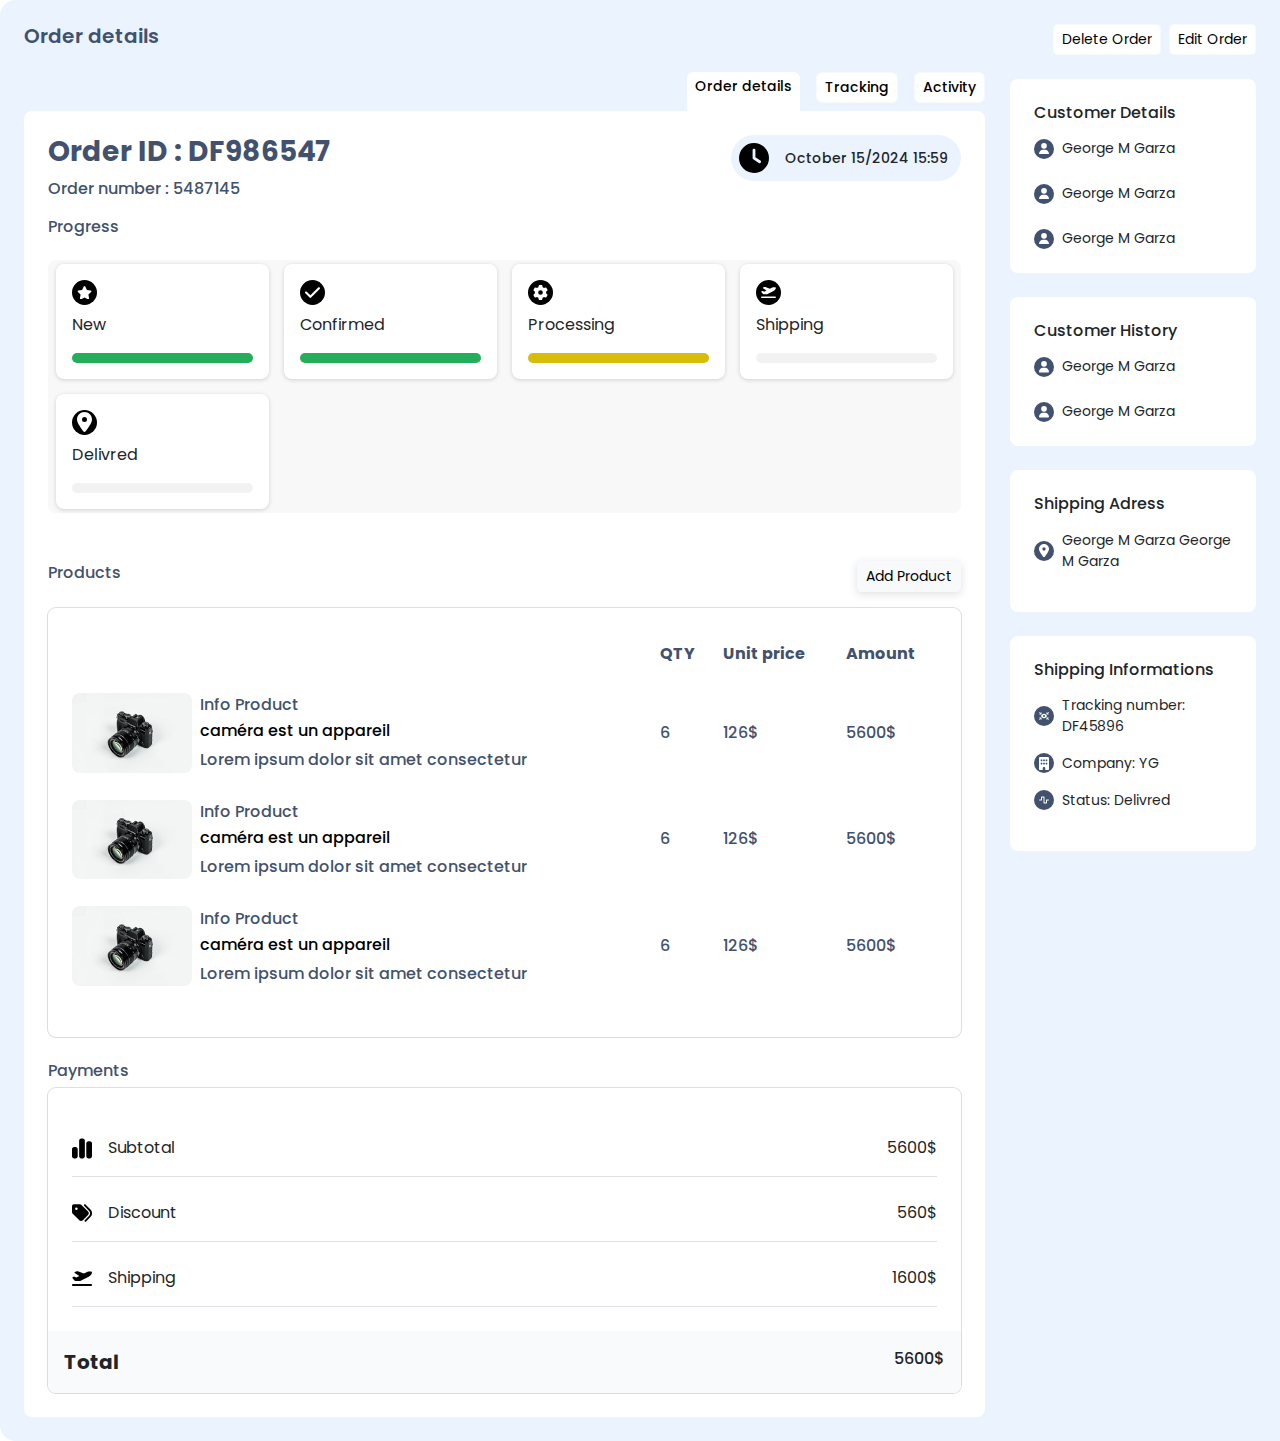
<file: index.html>
<!DOCTYPE html>
<html lang="en">
  <head>
    <meta charset="UTF-8" />
    <link
      href="https://cdn.jsdelivr.net/npm/bootstrap@5.3.3/dist/css/bootstrap.min.css"
      rel="stylesheet"
      integrity="sha384-QWTKZyjpPEjISv5WaRU9OFeRpok6YctnYmDr5pNlyT2bRjXh0JMhjY6hW+ALEwIH"
      crossorigin="anonymous"
    />
    <link rel="preconnect" href="https://fonts.googleapis.com" />
    <link rel="preconnect" href="https://fonts.gstatic.com" crossorigin />
    <link
      href="https://fonts.googleapis.com/css2?family=Inter+Tight:ital,wght@0,100..900;1,100..900&family=Poppins:ital,wght@0,100;0,200;0,300;0,400;0,500;0,600;0,700;0,800;0,900;1,100;1,200;1,300;1,400;1,500;1,600;1,700;1,800;1,900&display=swap"
      rel="stylesheet"
    />
    <link rel="stylesheet" href="assets/main.css" />
    <meta name="viewport" content="width=device-width, initial-scale=1.0" />
    <title>Document</title>
  </head>
  <body>
    <!-- Start SideBar -->
    <section
      class="side-bar position-fixed fixed-top h-100"
      style="display: none !important"
    >
      <a href="#" class="py-3 d-block text-center mb-5"
        ><img
          src="assets/images/logo.webp"
          alt=""
          srcset=""
          style="width: 50px"
      /></a>
      <ul class="mt-5 d-flex flex-column gap-1 pe-3">
        <li>
          <a
            href=""
            class="d-flex align-items-center gap-3 px-3 py-3 rounded-end-5 active_link"
          >
            <svg xmlns="http://www.w3.org/2000/svg" viewBox="0 0 512 512">
              <path
                d="M0 256a256 256 0 1 1 512 0A256 256 0 1 1 0 256zM288 96a32 32 0 1 0 -64 0 32 32 0 1 0 64 0zM256 416c35.3 0 64-28.7 64-64c0-17.4-6.9-33.1-18.1-44.6L366 161.7c5.3-12.1-.2-26.3-12.3-31.6s-26.3 .2-31.6 12.3L257.9 288c-.6 0-1.3 0-1.9 0c-35.3 0-64 28.7-64 64s28.7 64 64 64zM176 144a32 32 0 1 0 -64 0 32 32 0 1 0 64 0zM96 288a32 32 0 1 0 0-64 32 32 0 1 0 0 64zm352-32a32 32 0 1 0 -64 0 32 32 0 1 0 64 0z"
              />
            </svg>
            Overview
          </a>
        </li>
        <li>
          <a
            href=""
            class="d-flex align-items-center gap-3 px-3 py-3 rounded-end-5"
          >
            <svg xmlns="http://www.w3.org/2000/svg" viewBox="0 0 512 512">
              <path
                d="M152.1 38.2c9.9 8.9 10.7 24 1.8 33.9l-72 80c-4.4 4.9-10.6 7.8-17.2 7.9s-12.9-2.4-17.6-7L7 113C-2.3 103.6-2.3 88.4 7 79s24.6-9.4 33.9 0l22.1 22.1 55.1-61.2c8.9-9.9 24-10.7 33.9-1.8zm0 160c9.9 8.9 10.7 24 1.8 33.9l-72 80c-4.4 4.9-10.6 7.8-17.2 7.9s-12.9-2.4-17.6-7L7 273c-9.4-9.4-9.4-24.6 0-33.9s24.6-9.4 33.9 0l22.1 22.1 55.1-61.2c8.9-9.9 24-10.7 33.9-1.8zM224 96c0-17.7 14.3-32 32-32l224 0c17.7 0 32 14.3 32 32s-14.3 32-32 32l-224 0c-17.7 0-32-14.3-32-32zm0 160c0-17.7 14.3-32 32-32l224 0c17.7 0 32 14.3 32 32s-14.3 32-32 32l-224 0c-17.7 0-32-14.3-32-32zM160 416c0-17.7 14.3-32 32-32l288 0c17.7 0 32 14.3 32 32s-14.3 32-32 32l-288 0c-17.7 0-32-14.3-32-32zM48 368a48 48 0 1 1 0 96 48 48 0 1 1 0-96z"
              />
            </svg>
            Tasks
          </a>
        </li>
        <li>
          <a
            href=""
            class="d-flex align-items-center gap-3 px-3 py-3 rounded-end-5"
          >
            <svg xmlns="http://www.w3.org/2000/svg" viewBox="0 0 512 512">
              <path
                d="M464 256A208 208 0 1 0 48 256a208 208 0 1 0 416 0zM0 256a256 256 0 1 1 512 0A256 256 0 1 1 0 256zm169.8-90.7c7.9-22.3 29.1-37.3 52.8-37.3l58.3 0c34.9 0 63.1 28.3 63.1 63.1c0 22.6-12.1 43.5-31.7 54.8L280 264.4c-.2 13-10.9 23.6-24 23.6c-13.3 0-24-10.7-24-24l0-13.5c0-8.6 4.6-16.5 12.1-20.8l44.3-25.4c4.7-2.7 7.6-7.7 7.6-13.1c0-8.4-6.8-15.1-15.1-15.1l-58.3 0c-3.4 0-6.4 2.1-7.5 5.3l-.4 1.2c-4.4 12.5-18.2 19-30.6 14.6s-19-18.2-14.6-30.6l.4-1.2zM224 352a32 32 0 1 1 64 0 32 32 0 1 1 -64 0z"
              />
            </svg>
            Support
          </a>
        </li>
        <li>
          <a
            href=""
            class="d-flex align-items-center gap-3 px-3 py-3 rounded-end-5"
          >
            <svg xmlns="http://www.w3.org/2000/svg" viewBox="0 0 640 512">
              <path
                d="M320 0c17.7 0 32 14.3 32 32l0 64 120 0c39.8 0 72 32.2 72 72l0 272c0 39.8-32.2 72-72 72l-304 0c-39.8 0-72-32.2-72-72l0-272c0-39.8 32.2-72 72-72l120 0 0-64c0-17.7 14.3-32 32-32zM208 384c-8.8 0-16 7.2-16 16s7.2 16 16 16l32 0c8.8 0 16-7.2 16-16s-7.2-16-16-16l-32 0zm96 0c-8.8 0-16 7.2-16 16s7.2 16 16 16l32 0c8.8 0 16-7.2 16-16s-7.2-16-16-16l-32 0zm96 0c-8.8 0-16 7.2-16 16s7.2 16 16 16l32 0c8.8 0 16-7.2 16-16s-7.2-16-16-16l-32 0zM264 256a40 40 0 1 0 -80 0 40 40 0 1 0 80 0zm152 40a40 40 0 1 0 0-80 40 40 0 1 0 0 80zM48 224l16 0 0 192-16 0c-26.5 0-48-21.5-48-48l0-96c0-26.5 21.5-48 48-48zm544 0c26.5 0 48 21.5 48 48l0 96c0 26.5-21.5 48-48 48l-16 0 0-192 16 0z"
              />
            </svg>
            Automate
          </a>
        </li>
        <li>
          <a
            href=""
            class="d-flex align-items-center gap-3 px-3 py-3 rounded-end-5"
          >
            <svg xmlns="http://www.w3.org/2000/svg" viewBox="0 0 448 512">
              <path
                d="M128 0c17.7 0 32 14.3 32 32l0 32 128 0 0-32c0-17.7 14.3-32 32-32s32 14.3 32 32l0 32 48 0c26.5 0 48 21.5 48 48l0 48L0 160l0-48C0 85.5 21.5 64 48 64l48 0 0-32c0-17.7 14.3-32 32-32zM0 192l448 0 0 272c0 26.5-21.5 48-48 48L48 512c-26.5 0-48-21.5-48-48L0 192zm64 80l0 32c0 8.8 7.2 16 16 16l32 0c8.8 0 16-7.2 16-16l0-32c0-8.8-7.2-16-16-16l-32 0c-8.8 0-16 7.2-16 16zm128 0l0 32c0 8.8 7.2 16 16 16l32 0c8.8 0 16-7.2 16-16l0-32c0-8.8-7.2-16-16-16l-32 0c-8.8 0-16 7.2-16 16zm144-16c-8.8 0-16 7.2-16 16l0 32c0 8.8 7.2 16 16 16l32 0c8.8 0 16-7.2 16-16l0-32c0-8.8-7.2-16-16-16l-32 0zM64 400l0 32c0 8.8 7.2 16 16 16l32 0c8.8 0 16-7.2 16-16l0-32c0-8.8-7.2-16-16-16l-32 0c-8.8 0-16 7.2-16 16zm144-16c-8.8 0-16 7.2-16 16l0 32c0 8.8 7.2 16 16 16l32 0c8.8 0 16-7.2 16-16l0-32c0-8.8-7.2-16-16-16l-32 0zm112 16l0 32c0 8.8 7.2 16 16 16l32 0c8.8 0 16-7.2 16-16l0-32c0-8.8-7.2-16-16-16l-32 0c-8.8 0-16 7.2-16 16z"
              />
            </svg>
            Activity
          </a>
        </li>
        <li>
          <a
            href=""
            class="d-flex align-items-center gap-3 px-3 py-3 rounded-end-5"
          >
            <svg xmlns="http://www.w3.org/2000/svg" viewBox="0 0 640 512">
              <path
                d="M308.5 135.3c7.1-6.3 9.9-16.2 6.2-25c-2.3-5.3-4.8-10.5-7.6-15.5L304 89.4c-3-5-6.3-9.9-9.8-14.6c-5.7-7.6-15.7-10.1-24.7-7.1l-28.2 9.3c-10.7-8.8-23-16-36.2-20.9L199 27.1c-1.9-9.3-9.1-16.7-18.5-17.8C173.9 8.4 167.2 8 160.4 8l-.7 0c-6.8 0-13.5 .4-20.1 1.2c-9.4 1.1-16.6 8.6-18.5 17.8L115 56.1c-13.3 5-25.5 12.1-36.2 20.9L50.5 67.8c-9-3-19-.5-24.7 7.1c-3.5 4.7-6.8 9.6-9.9 14.6l-3 5.3c-2.8 5-5.3 10.2-7.6 15.6c-3.7 8.7-.9 18.6 6.2 25l22.2 19.8C32.6 161.9 32 168.9 32 176s.6 14.1 1.7 20.9L11.5 216.7c-7.1 6.3-9.9 16.2-6.2 25c2.3 5.3 4.8 10.5 7.6 15.6l3 5.2c3 5.1 6.3 9.9 9.9 14.6c5.7 7.6 15.7 10.1 24.7 7.1l28.2-9.3c10.7 8.8 23 16 36.2 20.9l6.1 29.1c1.9 9.3 9.1 16.7 18.5 17.8c6.7 .8 13.5 1.2 20.4 1.2s13.7-.4 20.4-1.2c9.4-1.1 16.6-8.6 18.5-17.8l6.1-29.1c13.3-5 25.5-12.1 36.2-20.9l28.2 9.3c9 3 19 .5 24.7-7.1c3.5-4.7 6.8-9.5 9.8-14.6l3.1-5.4c2.8-5 5.3-10.2 7.6-15.5c3.7-8.7 .9-18.6-6.2-25l-22.2-19.8c1.1-6.8 1.7-13.8 1.7-20.9s-.6-14.1-1.7-20.9l22.2-19.8zM112 176a48 48 0 1 1 96 0 48 48 0 1 1 -96 0zM504.7 500.5c6.3 7.1 16.2 9.9 25 6.2c5.3-2.3 10.5-4.8 15.5-7.6l5.4-3.1c5-3 9.9-6.3 14.6-9.8c7.6-5.7 10.1-15.7 7.1-24.7l-9.3-28.2c8.8-10.7 16-23 20.9-36.2l29.1-6.1c9.3-1.9 16.7-9.1 17.8-18.5c.8-6.7 1.2-13.5 1.2-20.4s-.4-13.7-1.2-20.4c-1.1-9.4-8.6-16.6-17.8-18.5L583.9 307c-5-13.3-12.1-25.5-20.9-36.2l9.3-28.2c3-9 .5-19-7.1-24.7c-4.7-3.5-9.6-6.8-14.6-9.9l-5.3-3c-5-2.8-10.2-5.3-15.6-7.6c-8.7-3.7-18.6-.9-25 6.2l-19.8 22.2c-6.8-1.1-13.8-1.7-20.9-1.7s-14.1 .6-20.9 1.7l-19.8-22.2c-6.3-7.1-16.2-9.9-25-6.2c-5.3 2.3-10.5 4.8-15.6 7.6l-5.2 3c-5.1 3-9.9 6.3-14.6 9.9c-7.6 5.7-10.1 15.7-7.1 24.7l9.3 28.2c-8.8 10.7-16 23-20.9 36.2L315.1 313c-9.3 1.9-16.7 9.1-17.8 18.5c-.8 6.7-1.2 13.5-1.2 20.4s.4 13.7 1.2 20.4c1.1 9.4 8.6 16.6 17.8 18.5l29.1 6.1c5 13.3 12.1 25.5 20.9 36.2l-9.3 28.2c-3 9-.5 19 7.1 24.7c4.7 3.5 9.5 6.8 14.6 9.8l5.4 3.1c5 2.8 10.2 5.3 15.5 7.6c8.7 3.7 18.6 .9 25-6.2l19.8-22.2c6.8 1.1 13.8 1.7 20.9 1.7s14.1-.6 20.9-1.7l19.8 22.2zM464 304a48 48 0 1 1 0 96 48 48 0 1 1 0-96z"
              />
            </svg>
            Settings
          </a>
        </li>
      </ul>
    </section>
    <!-- End SideBar -->
    <div class="content position-absolute">
      <!-- Start TopNavBar -->
      <nav
        class="top_nav d-flex justify-content-between align-items-center flex-wrap pe-2"
        style="display: none !important"
      >
        <div
          class="left_inf d-flex justify-content-between align-items-center gap-4"
        >
          <ul class="d-flex align-items-center gap-5 mb-0">
            <li><a href="" class="fw-medium">Board</a></li>
            <li><a href="" class="fw-medium">List</a></li>
            <li><a href="" class="fw-medium">Calendar</a></li>
            <li><a href="" class="fw-medium">Integrations</a></li>
            <li>
              <a href="" class="fw-medium">
                Support
                <svg
                  xmlns="http://www.w3.org/2000/svg"
                  viewBox="0 0 384 512"
                  style="fill: #ffbb00; width: 13px !important"
                >
                  <path
                    d="M0 256L28.5 28c2-16 15.6-28 31.8-28H228.9c15 0 27.1 12.1 27.1 27.1c0 3.2-.6 6.5-1.7 9.5L208 160H347.3c20.2 0 36.7 16.4 36.7 36.7c0 7.4-2.2 14.6-6.4 20.7l-192.2 281c-5.9 8.6-15.6 13.7-25.9 13.7h-2.9c-15.7 0-28.5-12.8-28.5-28.5c0-2.3 .3-4.6 .9-6.9L176 288H32c-17.7 0-32-14.3-32-32z"
                  />
                </svg>
              </a>
            </li>
          </ul>
          <button
            class="add d-flex align-items-center justify-content-center bg-transparent"
            style="
              width: 20px;
              height: 20px;
              border-radius: 50%;
              border: 1px solid #42526e;
            "
          >
            <svg
              xmlns="http://www.w3.org/2000/svg"
              viewBox="0 0 448 512"
              style="min-width: 11px; color: #42526e"
            >
              <path
                d="M256 80c0-17.7-14.3-32-32-32s-32 14.3-32 32l0 144L48 224c-17.7 0-32 14.3-32 32s14.3 32 32 32l144 0 0 144c0 17.7 14.3 32 32 32s32-14.3 32-32l0-144 144 0c17.7 0 32-14.3 32-32s-14.3-32-32-32l-144 0 0-144z"
              />
            </svg>
          </button>
          <div class="inp">
            <svg xmlns="http://www.w3.org/2000/svg" viewBox="0 0 512 512">
              <path
                d="M416 208c0 45.9-14.9 88.3-40 122.7L502.6 457.4c12.5 12.5 12.5 32.8 0 45.3s-32.8 12.5-45.3 0L330.7 376c-34.4 25.2-76.8 40-122.7 40C93.1 416 0 322.9 0 208S93.1 0 208 0S416 93.1 416 208zM208 352a144 144 0 1 0 0-288 144 144 0 1 0 0 288z"
              />
            </svg>
            <input
              type="text"
              placeholder="Search contacts"
              class="px-4 py-1 rounded-5 border-0"
            />
          </div>
        </div>
        <div class="info_profile d-flex align-items-center gap-3">
          <span
            ><svg
              xmlns="http://www.w3.org/2000/svg"
              viewBox="0 0 448 512"
              style="width: 60px; cursor: pointer"
            >
              <path
                d="M224 0c-17.7 0-32 14.3-32 32l0 19.2C119 66 64 130.6 64 208l0 25.4c0 45.4-15.5 89.5-43.8 124.9L5.3 377c-5.8 7.2-6.9 17.1-2.9 25.4S14.8 416 24 416l400 0c9.2 0 17.6-5.3 21.6-13.6s2.9-18.2-2.9-25.4l-14.9-18.6C399.5 322.9 384 278.8 384 233.4l0-25.4c0-77.4-55-142-128-156.8L256 32c0-17.7-14.3-32-32-32zm0 96c61.9 0 112 50.1 112 112l0 25.4c0 47.9 13.9 94.6 39.7 134.6L72.3 368C98.1 328 112 281.3 112 233.4l0-25.4c0-61.9 50.1-112 112-112zm64 352l-64 0-64 0c0 17 6.7 33.3 18.7 45.3s28.3 18.7 45.3 18.7s33.3-6.7 45.3-18.7s18.7-28.3 18.7-45.3z"
              />
            </svg>
          </span>
          <a href="#" class="btn btn-dark btn-sm">Upgrade Now</a>
          <div class="profile d-flex gap-2">
            <img
              src="assets/images/boy.png"
              alt=""
              srcset=""
              style="width: 32px; object-fit: cover"
            />
            <div class="d-flex gap-2 align-items-center">
              <h4 class="mb-0" style="font-size: 15px">Youssef</h4>
              <svg
                xmlns="http://www.w3.org/2000/svg"
                viewBox="0 0 512 512"
                style="width: 20px"
              >
                <path
                  d="M233.4 406.6c12.5 12.5 32.8 12.5 45.3 0l192-192c12.5-12.5 12.5-32.8 0-45.3s-32.8-12.5-45.3 0L256 338.7 86.6 169.4c-12.5-12.5-32.8-12.5-45.3 0s-12.5 32.8 0 45.3l192 192z"
                />
              </svg>
            </div>
          </div>
        </div>
      </nav>
      <!-- End TopNavBar -->
      <!-- Start the content -->
      <div class="content_child p-4 rounded-start-4">
        <div class="col_left">
          <h4 class="mb-4">Order details</h4>
          <div
            class="btn_navigate d-flex align-items-start gap-3 justify-content-end mb-2"
          >
            <button
              class="btn btn-light btn-sm fw-medium rounded-2 active"
              style="background-color: #fff"
            >
              Order details
            </button>
            <button
              class="btn btn-light btn-sm fw-medium rounded-2"
              style="background-color: #fff"
            >
              Tracking
            </button>
            <button
              class="btn btn-light btn-sm fw-medium rounded-2"
              style="background-color: #fff"
            >
              Activity
            </button>
          </div>
          <div class="content_col p-4 rounded-3 bg-white">
            <div
              class="inf d-flex justify-content-between align-items-start flex-wrap"
            >
              <div>
                <h2 class="fs-3 fw-bold" style="color: var(--grey-color)">
                  Order ID : DF986547
                </h2>
                <p class="fw-medium" style="color: var(--grey-color)">
                  Order number : 5487145
                </p>
              </div>
              <div
                class="time d-flex align-items-center gap-3 rounded-5 px-2 py-2"
                style="
                  background-color: var(--light-bleu);
                  min-width: 230px;
                  max-width: 100%;
                "
              >
                <svg
                  xmlns="http://www.w3.org/2000/svg"
                  viewBox="0 0 512 512"
                  style="min-width: 30px"
                >
                  <path
                    d="M256 0a256 256 0 1 1 0 512A256 256 0 1 1 256 0zM232 120l0 136c0 8 4 15.5 10.7 20l96 64c11 7.4 25.9 4.4 33.3-6.7s4.4-25.9-6.7-33.3L280 243.2 280 120c0-13.3-10.7-24-24-24s-24 10.7-24 24z"
                  />
                </svg>
                <p class="mb-0 fw-medium" style="font-size: 14px">
                  October 15/2024 15:59
                </p>
              </div>
            </div>
            <!-- Start The Progress -->
            <h6 class="mb-4 fw-medium" style="color: var(--grey-color)">
              Progress
            </h6>
            <div
              class="setps py-1 px-2 rounded-3"
              style="background-color: #f8f8f8"
            >
              <div
                class="box bg-white p-3 d-flex flex-column justify-content-end rounded-3"
              >
                <div>
                  <span
                    class="d-flex justify-content-center bg-black align-items-center rounded-circle mb-2"
                    style="width: 25px; height: 25px"
                  >
                    <svg
                      xmlns="http://www.w3.org/2000/svg"
                      viewBox="0 0 576 512"
                      style="fill: white"
                    >
                      <path
                        d="M316.9 18C311.6 7 300.4 0 288.1 0s-23.4 7-28.8 18L195 150.3 51.4 171.5c-12 1.8-22 10.2-25.7 21.7s-.7 24.2 7.9 32.7L137.8 329 113.2 474.7c-2 12 3 24.2 12.9 31.3s23 8 33.8 2.3l128.3-68.5 128.3 68.5c10.8 5.7 23.9 4.9 33.8-2.3s14.9-19.3 12.9-31.3L438.5 329 542.7 225.9c8.6-8.5 11.7-21.2 7.9-32.7s-13.7-19.9-25.7-21.7L381.2 150.3 316.9 18z"
                      />
                    </svg>
                  </span>
                  <p>New</p>
                </div>
                <div class="bar green"></div>
              </div>
              <div
                class="box bg-white p-3 d-flex flex-column justify-content-end rounded-3"
              >
                <div>
                  <span
                    class="d-flex justify-content-center bg-black align-items-center rounded-circle mb-2"
                    style="width: 25px; height: 25px"
                  >
                    <svg
                      xmlns="http://www.w3.org/2000/svg"
                      viewBox="0 0 448 512"
                    >
                      <path
                        d="M438.6 105.4c12.5 12.5 12.5 32.8 0 45.3l-256 256c-12.5 12.5-32.8 12.5-45.3 0l-128-128c-12.5-12.5-12.5-32.8 0-45.3s32.8-12.5 45.3 0L160 338.7 393.4 105.4c12.5-12.5 32.8-12.5 45.3 0z"
                      />
                    </svg>
                  </span>
                  <p>Confirmed</p>
                </div>
                <div class="bar green"></div>
              </div>
              <div
                class="box bg-white p-3 d-flex flex-column justify-content-end rounded-3"
              >
                <div>
                  <span
                    class="d-flex justify-content-center bg-black align-items-center rounded-circle mb-2"
                    style="width: 25px; height: 25px"
                  >
                    <svg
                      xmlns="http://www.w3.org/2000/svg"
                      viewBox="0 0 512 512"
                    >
                      <path
                        d="M495.9 166.6c3.2 8.7 .5 18.4-6.4 24.6l-43.3 39.4c1.1 8.3 1.7 16.8 1.7 25.4s-.6 17.1-1.7 25.4l43.3 39.4c6.9 6.2 9.6 15.9 6.4 24.6c-4.4 11.9-9.7 23.3-15.8 34.3l-4.7 8.1c-6.6 11-14 21.4-22.1 31.2c-5.9 7.2-15.7 9.6-24.5 6.8l-55.7-17.7c-13.4 10.3-28.2 18.9-44 25.4l-12.5 57.1c-2 9.1-9 16.3-18.2 17.8c-13.8 2.3-28 3.5-42.5 3.5s-28.7-1.2-42.5-3.5c-9.2-1.5-16.2-8.7-18.2-17.8l-12.5-57.1c-15.8-6.5-30.6-15.1-44-25.4L83.1 425.9c-8.8 2.8-18.6 .3-24.5-6.8c-8.1-9.8-15.5-20.2-22.1-31.2l-4.7-8.1c-6.1-11-11.4-22.4-15.8-34.3c-3.2-8.7-.5-18.4 6.4-24.6l43.3-39.4C64.6 273.1 64 264.6 64 256s.6-17.1 1.7-25.4L22.4 191.2c-6.9-6.2-9.6-15.9-6.4-24.6c4.4-11.9 9.7-23.3 15.8-34.3l4.7-8.1c6.6-11 14-21.4 22.1-31.2c5.9-7.2 15.7-9.6 24.5-6.8l55.7 17.7c13.4-10.3 28.2-18.9 44-25.4l12.5-57.1c2-9.1 9-16.3 18.2-17.8C227.3 1.2 241.5 0 256 0s28.7 1.2 42.5 3.5c9.2 1.5 16.2 8.7 18.2 17.8l12.5 57.1c15.8 6.5 30.6 15.1 44 25.4l55.7-17.7c8.8-2.8 18.6-.3 24.5 6.8c8.1 9.8 15.5 20.2 22.1 31.2l4.7 8.1c6.1 11 11.4 22.4 15.8 34.3zM256 336a80 80 0 1 0 0-160 80 80 0 1 0 0 160z"
                      />
                    </svg>
                  </span>
                  <p>Processing</p>
                </div>
                <div class="bar yellow"></div>
              </div>
              <div
                class="box bg-white p-3 d-flex flex-column justify-content-end rounded-3"
              >
                <div>
                  <span
                    class="d-flex justify-content-center bg-black align-items-center rounded-circle mb-2"
                    style="width: 25px; height: 25px"
                  >
                    <svg
                      xmlns="http://www.w3.org/2000/svg"
                      viewBox="0 0 640 512"
                    >
                      <path
                        d="M381 114.9L186.1 41.8c-16.7-6.2-35.2-5.3-51.1 2.7L89.1 67.4C78 73 77.2 88.5 87.6 95.2l146.9 94.5L136 240 77.8 214.1c-8.7-3.9-18.8-3.7-27.3 .6L18.3 230.8c-9.3 4.7-11.8 16.8-5 24.7l73.1 85.3c6.1 7.1 15 11.2 24.3 11.2l137.7 0c5 0 9.9-1.2 14.3-3.4L535.6 212.2c46.5-23.3 82.5-63.3 100.8-112C645.9 75 627.2 48 600.2 48l-57.4 0c-20.2 0-40.2 4.8-58.2 14L381 114.9zM0 480c0 17.7 14.3 32 32 32l576 0c17.7 0 32-14.3 32-32s-14.3-32-32-32L32 448c-17.7 0-32 14.3-32 32z"
                      />
                    </svg>
                  </span>
                  <p>Shipping</p>
                </div>
                <div class="bar"></div>
              </div>
              <div
                class="box bg-white p-3 d-flex flex-column justify-content-end rounded-3"
              >
                <div>
                  <span
                    class="d-flex justify-content-center bg-black align-items-center rounded-circle mb-2"
                    style="width: 25px; height: 25px"
                  >
                    <svg
                      xmlns="http://www.w3.org/2000/svg"
                      viewBox="0 0 384 512"
                    >
                      <path
                        d="M215.7 499.2C267 435 384 279.4 384 192C384 86 298 0 192 0S0 86 0 192c0 87.4 117 243 168.3 307.2c12.3 15.3 35.1 15.3 47.4 0zM192 128a64 64 0 1 1 0 128 64 64 0 1 1 0-128z"
                      />
                    </svg>
                  </span>
                  <p>Delivred</p>
                </div>
                <div class="bar"></div>
              </div>
            </div>
            <!-- End The Progress -->
            <div
              class="d-flex justify-content-between align-items-center mt-5 mb-3"
            >
              <h6 style="color: var(--grey-color)">Products</h6>
              <button
                class="btn btn-light btn-sm"
                style="box-shadow: rgba(99, 99, 99, 0.2) 0px 2px 8px 0px"
              >
                Add Product
              </button>
            </div>
            <div class="container_table p-3 rounded-3 mb-4">
              <table class="product_overview table">
                <thead>
                  <tr>
                    <th></th>
                    <th class="text-uppercase">Qty</th>
                    <th>Unit price</th>
                    <th>Amount</th>
                  </tr>
                </thead>
                <tbody>
                  <tr>
                    <td>
                      <div class="d-flex align-items-center gap-2">
                        <img
                          src="assets/images/product_1.jpeg"
                          alt=""
                          srcset=""
                          class="rounded-3"
                          style="width: 120px"
                        />
                        <div class="inf">
                          <p class="mb-1">Info Product</p>
                          <h6 class="fw-medium">caméra est un appareil</h6>
                          <p class="mb-0">
                            Lorem ipsum dolor sit amet consectetur
                          </p>
                        </div>
                      </div>
                    </td>
                    <td><p class="mb-0">6</p></td>
                    <td><p class="mb-0">126$</p></td>
                    <td><p class="mb-0">5600$</p></td>
                  </tr>
                  <tr>
                    <td>
                      <div class="d-flex align-items-center gap-2">
                        <img
                          src="assets/images/product_1.jpeg"
                          alt=""
                          srcset=""
                          class="rounded-3"
                          style="width: 120px"
                        />
                        <div class="inf">
                          <p class="mb-1">Info Product</p>
                          <h6 class="fw-medium">caméra est un appareil</h6>
                          <p class="mb-0">
                            Lorem ipsum dolor sit amet consectetur
                          </p>
                        </div>
                      </div>
                    </td>
                    <td><p class="mb-0">6</p></td>
                    <td><p class="mb-0">126$</p></td>
                    <td><p class="mb-0">5600$</p></td>
                  </tr>
                  <tr>
                    <td>
                      <div class="d-flex align-items-center gap-2">
                        <img
                          src="assets/images/product_1.jpeg"
                          alt=""
                          srcset=""
                          class="rounded-3"
                          style="width: 120px"
                        />
                        <div class="inf">
                          <p class="mb-1">Info Product</p>
                          <h6 class="fw-medium">caméra est un appareil</h6>
                          <p class="mb-0">
                            Lorem ipsum dolor sit amet consectetur
                          </p>
                        </div>
                      </div>
                    </td>
                    <td><p class="mb-0">6</p></td>
                    <td><p class="mb-0">126$</p></td>
                    <td><p class="mb-0">5600$</p></td>
                  </tr>
                </tbody>
              </table>
            </div>
            <h6 style="color: var(--grey-color)">Payments</h6>
            <div
              class="details_payments pt-5 rounded-3"
              style="
                box-shadow: rgba(0, 0, 0, 0.02) 0px 1px 3px 0px,
                  rgba(27, 31, 35, 0.15) 0px 0px 0px 1px;
              "
            >
              <div class="px-4">
                <div
                  class="d-flex align-items-center justify-content-between pb-3 mb-4 border-bottom"
                >
                  <p class="mb-0 d-flex gap-3 align-items-center">
                    <svg
                      xmlns="http://www.w3.org/2000/svg"
                      viewBox="0 0 448 512"
                      style="min-width: 20px"
                    >
                      <path
                        d="M160 80c0-26.5 21.5-48 48-48l32 0c26.5 0 48 21.5 48 48l0 352c0 26.5-21.5 48-48 48l-32 0c-26.5 0-48-21.5-48-48l0-352zM0 272c0-26.5 21.5-48 48-48l32 0c26.5 0 48 21.5 48 48l0 160c0 26.5-21.5 48-48 48l-32 0c-26.5 0-48-21.5-48-48L0 272zM368 96l32 0c26.5 0 48 21.5 48 48l0 288c0 26.5-21.5 48-48 48l-32 0c-26.5 0-48-21.5-48-48l0-288c0-26.5 21.5-48 48-48z"
                      />
                    </svg>
                    Subtotal
                  </p>
                  <span>5600$</span>
                </div>
                <div
                  class="d-flex align-items-center justify-content-between pb-3 mb-4 border-bottom"
                >
                  <p class="mb-0 d-flex gap-3 align-items-center">
                    <svg
                      xmlns="http://www.w3.org/2000/svg"
                      viewBox="0 0 512 512"
                    >
                      <path
                        d="M345 39.1L472.8 168.4c52.4 53 52.4 138.2 0 191.2L360.8 472.9c-9.3 9.4-24.5 9.5-33.9 .2s-9.5-24.5-.2-33.9L438.6 325.9c33.9-34.3 33.9-89.4 0-123.7L310.9 72.9c-9.3-9.4-9.2-24.6 .2-33.9s24.6-9.2 33.9 .2zM0 229.5L0 80C0 53.5 21.5 32 48 32l149.5 0c17 0 33.3 6.7 45.3 18.7l168 168c25 25 25 65.5 0 90.5L277.3 442.7c-25 25-65.5 25-90.5 0l-168-168C6.7 262.7 0 246.5 0 229.5zM144 144a32 32 0 1 0 -64 0 32 32 0 1 0 64 0z"
                      />
                    </svg>
                    Discount
                  </p>
                  <span>560$</span>
                </div>
                <div
                  class="d-flex align-items-center justify-content-between pb-3 border-bottom"
                >
                  <p class="mb-0 d-flex gap-3 align-items-center">
                    <svg
                      xmlns="http://www.w3.org/2000/svg"
                      viewBox="0 0 640 512"
                    >
                      <path
                        d="M381 114.9L186.1 41.8c-16.7-6.2-35.2-5.3-51.1 2.7L89.1 67.4C78 73 77.2 88.5 87.6 95.2l146.9 94.5L136 240 77.8 214.1c-8.7-3.9-18.8-3.7-27.3 .6L18.3 230.8c-9.3 4.7-11.8 16.8-5 24.7l73.1 85.3c6.1 7.1 15 11.2 24.3 11.2l137.7 0c5 0 9.9-1.2 14.3-3.4L535.6 212.2c46.5-23.3 82.5-63.3 100.8-112C645.9 75 627.2 48 600.2 48l-57.4 0c-20.2 0-40.2 4.8-58.2 14L381 114.9zM0 480c0 17.7 14.3 32 32 32l576 0c17.7 0 32-14.3 32-32s-14.3-32-32-32L32 448c-17.7 0-32 14.3-32 32z"
                      />
                    </svg>
                    Shipping
                  </p>
                  <span>1600$</span>
                </div>
              </div>
              <div
                class="d-flex justify-content-between align-items-center px-3 py-3 mt-4"
                style="background-color: #f8fafc"
              >
                <p class="mb-0 fw-bold fs-5">Total</p>
                <h6>5600$</h6>
              </div>
            </div>
          </div>
        </div>
        <div class="col_right">
          <div class="container_btns d-flex justify-content-end gap-2">
            <button class="btn btn-sm btn-light">Delete Order</button>
            <button
              class="btn btn-sm btn-light"
              style="background-color: white"
            >
              Edit Order
            </button>
          </div>
          <div class="box bg-white rounded-3 p-4 mt-4">
            <h6 class="mb-3">Customer Details</h6>
            <p
              class="d-flex align-items-center gap-2 mb-4"
              style="font-size: 14px"
            >
              <span>
                <svg xmlns="http://www.w3.org/2000/svg" viewBox="0 0 448 512">
                  <path
                    d="M224 256A128 128 0 1 0 224 0a128 128 0 1 0 0 256zm-45.7 48C79.8 304 0 383.8 0 482.3C0 498.7 13.3 512 29.7 512l388.6 0c16.4 0 29.7-13.3 29.7-29.7C448 383.8 368.2 304 269.7 304l-91.4 0z"
                  />
                </svg>
              </span>
              George M Garza
            </p>
            <p
              class="d-flex align-items-center gap-2 mb-4"
              style="font-size: 14px"
            >
              <span>
                <svg xmlns="http://www.w3.org/2000/svg" viewBox="0 0 448 512">
                  <path
                    d="M224 256A128 128 0 1 0 224 0a128 128 0 1 0 0 256zm-45.7 48C79.8 304 0 383.8 0 482.3C0 498.7 13.3 512 29.7 512l388.6 0c16.4 0 29.7-13.3 29.7-29.7C448 383.8 368.2 304 269.7 304l-91.4 0z"
                  />
                </svg>
              </span>
              George M Garza
            </p>
            <p
              class="d-flex align-items-center gap-2 mb-0"
              style="font-size: 14px"
            >
              <span>
                <svg xmlns="http://www.w3.org/2000/svg" viewBox="0 0 448 512">
                  <path
                    d="M224 256A128 128 0 1 0 224 0a128 128 0 1 0 0 256zm-45.7 48C79.8 304 0 383.8 0 482.3C0 498.7 13.3 512 29.7 512l388.6 0c16.4 0 29.7-13.3 29.7-29.7C448 383.8 368.2 304 269.7 304l-91.4 0z"
                  />
                </svg>
              </span>
              George M Garza
            </p>
          </div>
          <div class="box bg-white rounded-3 p-4 mt-4">
            <h6 class="mb-3">Customer History</h6>
            <p
              class="d-flex align-items-center gap-2 mb-4"
              style="font-size: 14px"
            >
              <span>
                <svg xmlns="http://www.w3.org/2000/svg" viewBox="0 0 448 512">
                  <path
                    d="M224 256A128 128 0 1 0 224 0a128 128 0 1 0 0 256zm-45.7 48C79.8 304 0 383.8 0 482.3C0 498.7 13.3 512 29.7 512l388.6 0c16.4 0 29.7-13.3 29.7-29.7C448 383.8 368.2 304 269.7 304l-91.4 0z"
                  />
                </svg>
              </span>
              George M Garza
            </p>

            <p
              class="d-flex align-items-center gap-2 mb-0"
              style="font-size: 14px"
            >
              <span>
                <svg xmlns="http://www.w3.org/2000/svg" viewBox="0 0 448 512">
                  <path
                    d="M224 256A128 128 0 1 0 224 0a128 128 0 1 0 0 256zm-45.7 48C79.8 304 0 383.8 0 482.3C0 498.7 13.3 512 29.7 512l388.6 0c16.4 0 29.7-13.3 29.7-29.7C448 383.8 368.2 304 269.7 304l-91.4 0z"
                  />
                </svg>
              </span>
              George M Garza
            </p>
          </div>
          <div class="box bg-white rounded-3 p-4 mt-4">
            <h6 class="mb-3">Shipping Adress</h6>
            <p class="d-flex align-items-center gap-2" style="font-size: 14px">
              <span>
                <svg xmlns="http://www.w3.org/2000/svg" viewBox="0 0 384 512">
                  <path
                    d="M215.7 499.2C267 435 384 279.4 384 192C384 86 298 0 192 0S0 86 0 192c0 87.4 117 243 168.3 307.2c12.3 15.3 35.1 15.3 47.4 0zM192 128a64 64 0 1 1 0 128 64 64 0 1 1 0-128z"
                  />
                </svg>
              </span>
              George M Garza George M Garza
            </p>
          </div>
          <div class="box bg-white rounded-3 p-4 mt-4">
            <h6 class="mb-3">Shipping Informations</h6>
            <p class="d-flex align-items-center gap-2" style="font-size: 14px">
              <span>
                <svg xmlns="http://www.w3.org/2000/svg" viewBox="0 0 640 512">
                  <path
                    d="M15 15C24.4 5.7 39.6 5.7 49 15l63 63L112 40c0-13.3 10.7-24 24-24s24 10.7 24 24l0 96c0 13.3-10.7 24-24 24l-96 0c-13.3 0-24-10.7-24-24s10.7-24 24-24l38.1 0L15 49C5.7 39.6 5.7 24.4 15 15zM133.5 243.9C158.6 193.6 222.7 112 320 112s161.4 81.6 186.5 131.9c3.8 7.6 3.8 16.5 0 24.2C481.4 318.4 417.3 400 320 400s-161.4-81.6-186.5-131.9c-3.8-7.6-3.8-16.5 0-24.2zM320 320a64 64 0 1 0 0-128 64 64 0 1 0 0 128zM591 15c9.4-9.4 24.6-9.4 33.9 0s9.4 24.6 0 33.9l-63 63 38.1 0c13.3 0 24 10.7 24 24s-10.7 24-24 24l-96 0c-13.3 0-24-10.7-24-24l0-96c0-13.3 10.7-24 24-24s24 10.7 24 24l0 38.1 63-63zM15 497c-9.4-9.4-9.4-24.6 0-33.9l63-63L40 400c-13.3 0-24-10.7-24-24s10.7-24 24-24l96 0c13.3 0 24 10.7 24 24l0 96c0 13.3-10.7 24-24 24s-24-10.7-24-24l0-38.1L49 497c-9.4 9.4-24.6 9.4-33.9 0zm576 0l-63-63 0 38.1c0 13.3-10.7 24-24 24s-24-10.7-24-24l0-96c0-13.3 10.7-24 24-24l96 0c13.3 0 24 10.7 24 24s-10.7 24-24 24l-38.1 0 63 63c9.4 9.4 9.4 24.6 0 33.9s-24.6 9.4-33.9 0z"
                  />
                </svg>
              </span>
              Tracking number: DF45896
            </p>
            <p class="d-flex align-items-center gap-2" style="font-size: 14px">
              <span>
                <svg xmlns="http://www.w3.org/2000/svg" viewBox="0 0 384 512">
                  <path
                    d="M48 0C21.5 0 0 21.5 0 48L0 464c0 26.5 21.5 48 48 48l96 0 0-80c0-26.5 21.5-48 48-48s48 21.5 48 48l0 80 96 0c26.5 0 48-21.5 48-48l0-416c0-26.5-21.5-48-48-48L48 0zM64 240c0-8.8 7.2-16 16-16l32 0c8.8 0 16 7.2 16 16l0 32c0 8.8-7.2 16-16 16l-32 0c-8.8 0-16-7.2-16-16l0-32zm112-16l32 0c8.8 0 16 7.2 16 16l0 32c0 8.8-7.2 16-16 16l-32 0c-8.8 0-16-7.2-16-16l0-32c0-8.8 7.2-16 16-16zm80 16c0-8.8 7.2-16 16-16l32 0c8.8 0 16 7.2 16 16l0 32c0 8.8-7.2 16-16 16l-32 0c-8.8 0-16-7.2-16-16l0-32zM80 96l32 0c8.8 0 16 7.2 16 16l0 32c0 8.8-7.2 16-16 16l-32 0c-8.8 0-16-7.2-16-16l0-32c0-8.8 7.2-16 16-16zm80 16c0-8.8 7.2-16 16-16l32 0c8.8 0 16 7.2 16 16l0 32c0 8.8-7.2 16-16 16l-32 0c-8.8 0-16-7.2-16-16l0-32zM272 96l32 0c8.8 0 16 7.2 16 16l0 32c0 8.8-7.2 16-16 16l-32 0c-8.8 0-16-7.2-16-16l0-32c0-8.8 7.2-16 16-16z"
                  />
                </svg>
              </span>
              Company: YG
            </p>
            <p class="d-flex align-items-center gap-2" style="font-size: 14px">
              <span>
                <svg xmlns="http://www.w3.org/2000/svg" viewBox="0 0 640 512">
                  <path
                    d="M128 64c0-17.7 14.3-32 32-32l160 0c17.7 0 32 14.3 32 32l0 352 96 0 0-160c0-17.7 14.3-32 32-32l128 0c17.7 0 32 14.3 32 32s-14.3 32-32 32l-96 0 0 160c0 17.7-14.3 32-32 32l-160 0c-17.7 0-32-14.3-32-32l0-352-96 0 0 160c0 17.7-14.3 32-32 32L32 288c-17.7 0-32-14.3-32-32s14.3-32 32-32l96 0 0-160z"
                  />
                </svg>
              </span>
              Status: Delivred
            </p>
          </div>
        </div>
      </div>
      <!-- End the content -->
    </div>
  </body>
</html>
</file>
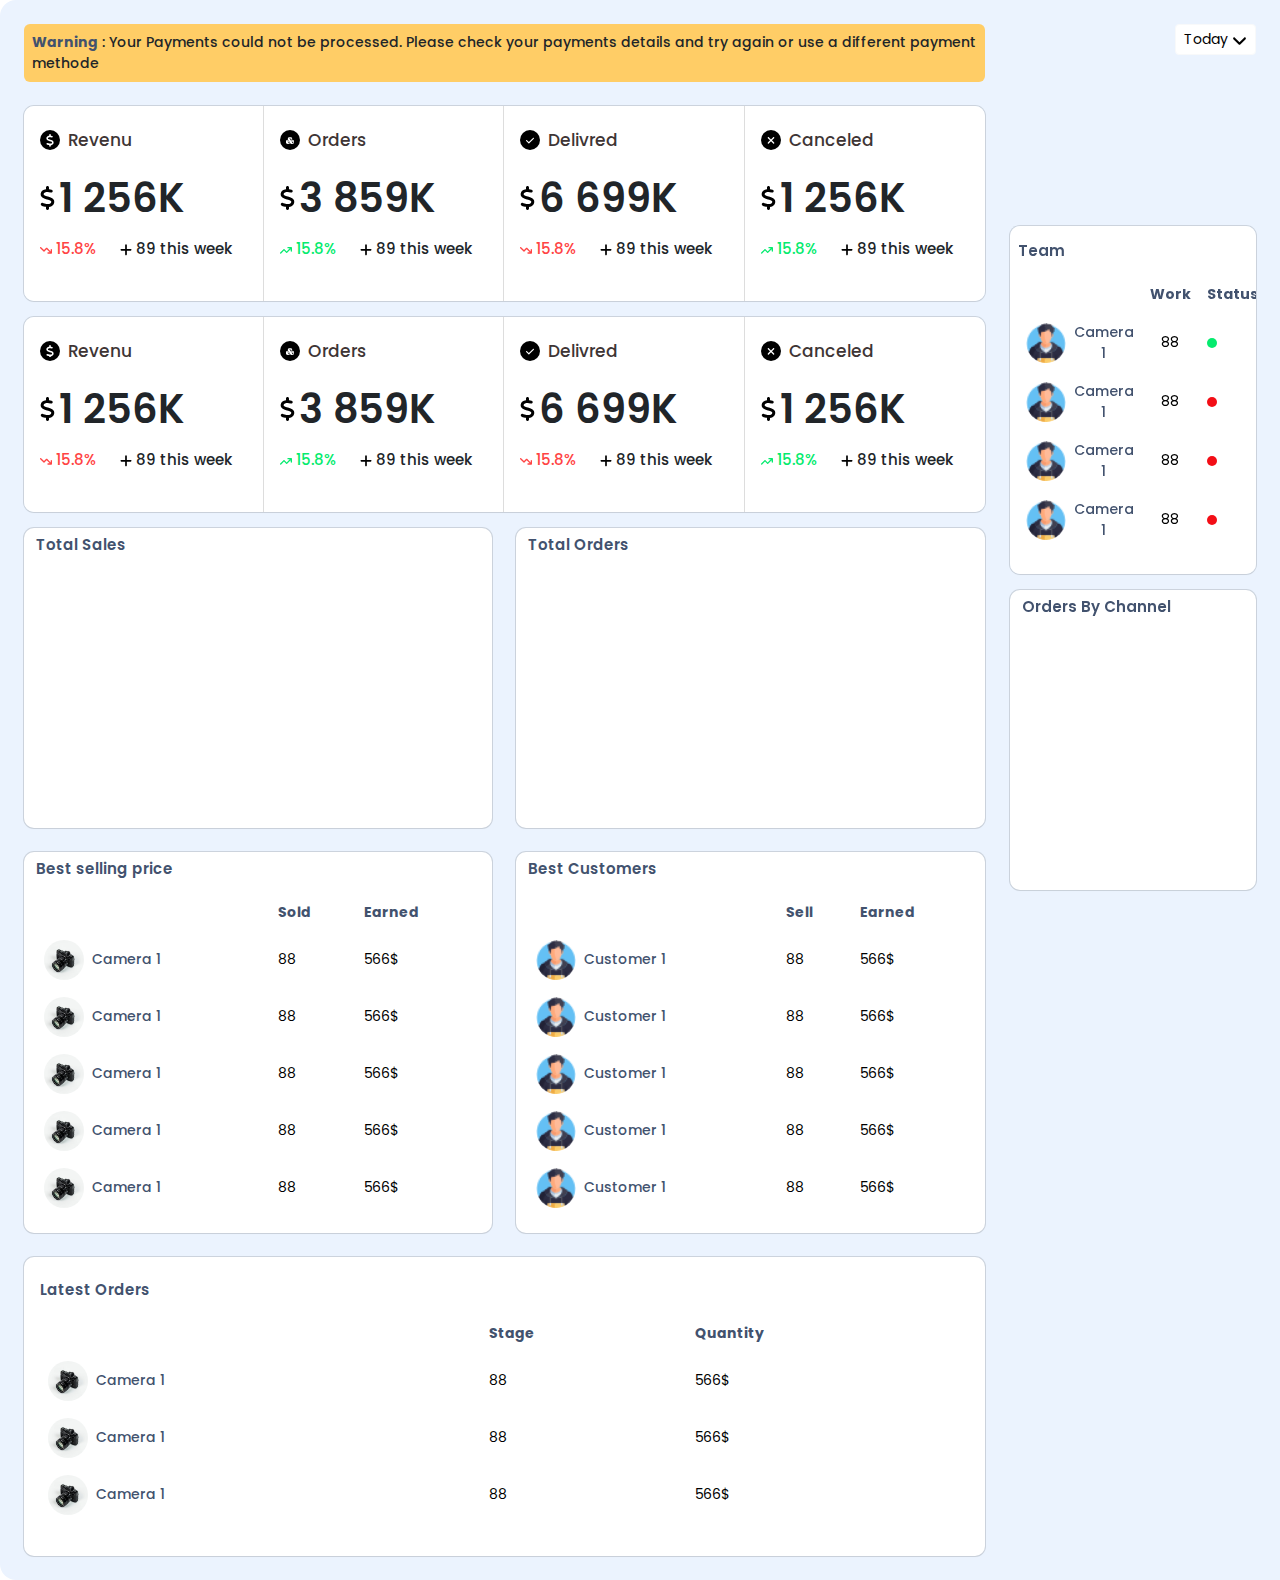
<file: home.html>
<!DOCTYPE html>
<html lang="en">
  <head>
    <meta charset="UTF-8" />
    <link
      href="https://cdn.jsdelivr.net/npm/bootstrap@5.3.3/dist/css/bootstrap.min.css"
      rel="stylesheet"
      integrity="sha384-QWTKZyjpPEjISv5WaRU9OFeRpok6YctnYmDr5pNlyT2bRjXh0JMhjY6hW+ALEwIH"
      crossorigin="anonymous"
    />
    <link rel="preconnect" href="https://fonts.googleapis.com" />
    <link rel="preconnect" href="https://fonts.gstatic.com" crossorigin />
    <link
      href="https://fonts.googleapis.com/css2?family=Inter+Tight:ital,wght@0,100..900;1,100..900&family=Poppins:ital,wght@0,100;0,200;0,300;0,400;0,500;0,600;0,700;0,800;0,900;1,100;1,200;1,300;1,400;1,500;1,600;1,700;1,800;1,900&display=swap"
      rel="stylesheet"
    />
    <link rel="stylesheet" href="assets/main.css" />
    <meta name="viewport" content="width=device-width, initial-scale=1.0" />
    <title>Document</title>
  </head>
  <body>
    <!-- Start SideBar -->
    <section class="side-bar position-fixed fixed-top h-100">
      <a href="#" class="py-3 d-block text-center mb-5"
        ><img
          src="assets/images/logo.webp"
          alt=""
          srcset=""
          style="width: 50px"
      /></a>
      <ul class="mt-5 d-flex flex-column gap-1 pe-3">
        <li>
          <a
            href=""
            class="d-flex align-items-center gap-3 px-3 py-3 rounded-end-5 active_link"
          >
            <svg xmlns="http://www.w3.org/2000/svg" viewBox="0 0 512 512">
              <path
                d="M0 256a256 256 0 1 1 512 0A256 256 0 1 1 0 256zM288 96a32 32 0 1 0 -64 0 32 32 0 1 0 64 0zM256 416c35.3 0 64-28.7 64-64c0-17.4-6.9-33.1-18.1-44.6L366 161.7c5.3-12.1-.2-26.3-12.3-31.6s-26.3 .2-31.6 12.3L257.9 288c-.6 0-1.3 0-1.9 0c-35.3 0-64 28.7-64 64s28.7 64 64 64zM176 144a32 32 0 1 0 -64 0 32 32 0 1 0 64 0zM96 288a32 32 0 1 0 0-64 32 32 0 1 0 0 64zm352-32a32 32 0 1 0 -64 0 32 32 0 1 0 64 0z"
              />
            </svg>
            Overview
          </a>
        </li>
        <li>
          <a
            href=""
            class="d-flex align-items-center gap-3 px-3 py-3 rounded-end-5"
          >
            <svg xmlns="http://www.w3.org/2000/svg" viewBox="0 0 512 512">
              <path
                d="M152.1 38.2c9.9 8.9 10.7 24 1.8 33.9l-72 80c-4.4 4.9-10.6 7.8-17.2 7.9s-12.9-2.4-17.6-7L7 113C-2.3 103.6-2.3 88.4 7 79s24.6-9.4 33.9 0l22.1 22.1 55.1-61.2c8.9-9.9 24-10.7 33.9-1.8zm0 160c9.9 8.9 10.7 24 1.8 33.9l-72 80c-4.4 4.9-10.6 7.8-17.2 7.9s-12.9-2.4-17.6-7L7 273c-9.4-9.4-9.4-24.6 0-33.9s24.6-9.4 33.9 0l22.1 22.1 55.1-61.2c8.9-9.9 24-10.7 33.9-1.8zM224 96c0-17.7 14.3-32 32-32l224 0c17.7 0 32 14.3 32 32s-14.3 32-32 32l-224 0c-17.7 0-32-14.3-32-32zm0 160c0-17.7 14.3-32 32-32l224 0c17.7 0 32 14.3 32 32s-14.3 32-32 32l-224 0c-17.7 0-32-14.3-32-32zM160 416c0-17.7 14.3-32 32-32l288 0c17.7 0 32 14.3 32 32s-14.3 32-32 32l-288 0c-17.7 0-32-14.3-32-32zM48 368a48 48 0 1 1 0 96 48 48 0 1 1 0-96z"
              />
            </svg>
            Tasks
          </a>
        </li>
        <li>
          <a
            href=""
            class="d-flex align-items-center gap-3 px-3 py-3 rounded-end-5"
          >
            <svg xmlns="http://www.w3.org/2000/svg" viewBox="0 0 512 512">
              <path
                d="M464 256A208 208 0 1 0 48 256a208 208 0 1 0 416 0zM0 256a256 256 0 1 1 512 0A256 256 0 1 1 0 256zm169.8-90.7c7.9-22.3 29.1-37.3 52.8-37.3l58.3 0c34.9 0 63.1 28.3 63.1 63.1c0 22.6-12.1 43.5-31.7 54.8L280 264.4c-.2 13-10.9 23.6-24 23.6c-13.3 0-24-10.7-24-24l0-13.5c0-8.6 4.6-16.5 12.1-20.8l44.3-25.4c4.7-2.7 7.6-7.7 7.6-13.1c0-8.4-6.8-15.1-15.1-15.1l-58.3 0c-3.4 0-6.4 2.1-7.5 5.3l-.4 1.2c-4.4 12.5-18.2 19-30.6 14.6s-19-18.2-14.6-30.6l.4-1.2zM224 352a32 32 0 1 1 64 0 32 32 0 1 1 -64 0z"
              />
            </svg>
            Support
          </a>
        </li>
        <li>
          <a
            href=""
            class="d-flex align-items-center gap-3 px-3 py-3 rounded-end-5"
          >
            <svg xmlns="http://www.w3.org/2000/svg" viewBox="0 0 640 512">
              <path
                d="M320 0c17.7 0 32 14.3 32 32l0 64 120 0c39.8 0 72 32.2 72 72l0 272c0 39.8-32.2 72-72 72l-304 0c-39.8 0-72-32.2-72-72l0-272c0-39.8 32.2-72 72-72l120 0 0-64c0-17.7 14.3-32 32-32zM208 384c-8.8 0-16 7.2-16 16s7.2 16 16 16l32 0c8.8 0 16-7.2 16-16s-7.2-16-16-16l-32 0zm96 0c-8.8 0-16 7.2-16 16s7.2 16 16 16l32 0c8.8 0 16-7.2 16-16s-7.2-16-16-16l-32 0zm96 0c-8.8 0-16 7.2-16 16s7.2 16 16 16l32 0c8.8 0 16-7.2 16-16s-7.2-16-16-16l-32 0zM264 256a40 40 0 1 0 -80 0 40 40 0 1 0 80 0zm152 40a40 40 0 1 0 0-80 40 40 0 1 0 0 80zM48 224l16 0 0 192-16 0c-26.5 0-48-21.5-48-48l0-96c0-26.5 21.5-48 48-48zm544 0c26.5 0 48 21.5 48 48l0 96c0 26.5-21.5 48-48 48l-16 0 0-192 16 0z"
              />
            </svg>
            Automate
          </a>
        </li>
        <li>
          <a
            href=""
            class="d-flex align-items-center gap-3 px-3 py-3 rounded-end-5"
          >
            <svg xmlns="http://www.w3.org/2000/svg" viewBox="0 0 448 512">
              <path
                d="M128 0c17.7 0 32 14.3 32 32l0 32 128 0 0-32c0-17.7 14.3-32 32-32s32 14.3 32 32l0 32 48 0c26.5 0 48 21.5 48 48l0 48L0 160l0-48C0 85.5 21.5 64 48 64l48 0 0-32c0-17.7 14.3-32 32-32zM0 192l448 0 0 272c0 26.5-21.5 48-48 48L48 512c-26.5 0-48-21.5-48-48L0 192zm64 80l0 32c0 8.8 7.2 16 16 16l32 0c8.8 0 16-7.2 16-16l0-32c0-8.8-7.2-16-16-16l-32 0c-8.8 0-16 7.2-16 16zm128 0l0 32c0 8.8 7.2 16 16 16l32 0c8.8 0 16-7.2 16-16l0-32c0-8.8-7.2-16-16-16l-32 0c-8.8 0-16 7.2-16 16zm144-16c-8.8 0-16 7.2-16 16l0 32c0 8.8 7.2 16 16 16l32 0c8.8 0 16-7.2 16-16l0-32c0-8.8-7.2-16-16-16l-32 0zM64 400l0 32c0 8.8 7.2 16 16 16l32 0c8.8 0 16-7.2 16-16l0-32c0-8.8-7.2-16-16-16l-32 0c-8.8 0-16 7.2-16 16zm144-16c-8.8 0-16 7.2-16 16l0 32c0 8.8 7.2 16 16 16l32 0c8.8 0 16-7.2 16-16l0-32c0-8.8-7.2-16-16-16l-32 0zm112 16l0 32c0 8.8 7.2 16 16 16l32 0c8.8 0 16-7.2 16-16l0-32c0-8.8-7.2-16-16-16l-32 0c-8.8 0-16 7.2-16 16z"
              />
            </svg>
            Activity
          </a>
        </li>
        <li>
          <a
            href=""
            class="d-flex align-items-center gap-3 px-3 py-3 rounded-end-5"
          >
            <svg xmlns="http://www.w3.org/2000/svg" viewBox="0 0 640 512">
              <path
                d="M308.5 135.3c7.1-6.3 9.9-16.2 6.2-25c-2.3-5.3-4.8-10.5-7.6-15.5L304 89.4c-3-5-6.3-9.9-9.8-14.6c-5.7-7.6-15.7-10.1-24.7-7.1l-28.2 9.3c-10.7-8.8-23-16-36.2-20.9L199 27.1c-1.9-9.3-9.1-16.7-18.5-17.8C173.9 8.4 167.2 8 160.4 8l-.7 0c-6.8 0-13.5 .4-20.1 1.2c-9.4 1.1-16.6 8.6-18.5 17.8L115 56.1c-13.3 5-25.5 12.1-36.2 20.9L50.5 67.8c-9-3-19-.5-24.7 7.1c-3.5 4.7-6.8 9.6-9.9 14.6l-3 5.3c-2.8 5-5.3 10.2-7.6 15.6c-3.7 8.7-.9 18.6 6.2 25l22.2 19.8C32.6 161.9 32 168.9 32 176s.6 14.1 1.7 20.9L11.5 216.7c-7.1 6.3-9.9 16.2-6.2 25c2.3 5.3 4.8 10.5 7.6 15.6l3 5.2c3 5.1 6.3 9.9 9.9 14.6c5.7 7.6 15.7 10.1 24.7 7.1l28.2-9.3c10.7 8.8 23 16 36.2 20.9l6.1 29.1c1.9 9.3 9.1 16.7 18.5 17.8c6.7 .8 13.5 1.2 20.4 1.2s13.7-.4 20.4-1.2c9.4-1.1 16.6-8.6 18.5-17.8l6.1-29.1c13.3-5 25.5-12.1 36.2-20.9l28.2 9.3c9 3 19 .5 24.7-7.1c3.5-4.7 6.8-9.5 9.8-14.6l3.1-5.4c2.8-5 5.3-10.2 7.6-15.5c3.7-8.7 .9-18.6-6.2-25l-22.2-19.8c1.1-6.8 1.7-13.8 1.7-20.9s-.6-14.1-1.7-20.9l22.2-19.8zM112 176a48 48 0 1 1 96 0 48 48 0 1 1 -96 0zM504.7 500.5c6.3 7.1 16.2 9.9 25 6.2c5.3-2.3 10.5-4.8 15.5-7.6l5.4-3.1c5-3 9.9-6.3 14.6-9.8c7.6-5.7 10.1-15.7 7.1-24.7l-9.3-28.2c8.8-10.7 16-23 20.9-36.2l29.1-6.1c9.3-1.9 16.7-9.1 17.8-18.5c.8-6.7 1.2-13.5 1.2-20.4s-.4-13.7-1.2-20.4c-1.1-9.4-8.6-16.6-17.8-18.5L583.9 307c-5-13.3-12.1-25.5-20.9-36.2l9.3-28.2c3-9 .5-19-7.1-24.7c-4.7-3.5-9.6-6.8-14.6-9.9l-5.3-3c-5-2.8-10.2-5.3-15.6-7.6c-8.7-3.7-18.6-.9-25 6.2l-19.8 22.2c-6.8-1.1-13.8-1.7-20.9-1.7s-14.1 .6-20.9 1.7l-19.8-22.2c-6.3-7.1-16.2-9.9-25-6.2c-5.3 2.3-10.5 4.8-15.6 7.6l-5.2 3c-5.1 3-9.9 6.3-14.6 9.9c-7.6 5.7-10.1 15.7-7.1 24.7l9.3 28.2c-8.8 10.7-16 23-20.9 36.2L315.1 313c-9.3 1.9-16.7 9.1-17.8 18.5c-.8 6.7-1.2 13.5-1.2 20.4s.4 13.7 1.2 20.4c1.1 9.4 8.6 16.6 17.8 18.5l29.1 6.1c5 13.3 12.1 25.5 20.9 36.2l-9.3 28.2c-3 9-.5 19 7.1 24.7c4.7 3.5 9.5 6.8 14.6 9.8l5.4 3.1c5 2.8 10.2 5.3 15.5 7.6c8.7 3.7 18.6 .9 25-6.2l19.8-22.2c6.8 1.1 13.8 1.7 20.9 1.7s14.1-.6 20.9-1.7l19.8 22.2zM464 304a48 48 0 1 1 0 96 48 48 0 1 1 0-96z"
              />
            </svg>
            Settings
          </a>
        </li>
      </ul>
    </section>
    <!-- End SideBar -->
    <div class="content position-absolute">
      <!-- Start TopNavBar -->
      <nav
        class="top_nav d-flex justify-content-between align-items-center flex-wrap pe-2"
      >
        <div
          class="left_inf d-flex justify-content-between align-items-center gap-4"
        >
          <ul class="d-flex align-items-center gap-5 mb-0">
            <li><a href="" class="fw-medium">Board</a></li>
            <li><a href="" class="fw-medium">List</a></li>
            <li><a href="" class="fw-medium">Calendar</a></li>
            <li><a href="" class="fw-medium">Integrations</a></li>
            <li>
              <a href="" class="fw-medium">
                Support
                <svg
                  xmlns="http://www.w3.org/2000/svg"
                  viewBox="0 0 384 512"
                  style="fill: #ffbb00; width: 13px !important"
                >
                  <path
                    d="M0 256L28.5 28c2-16 15.6-28 31.8-28H228.9c15 0 27.1 12.1 27.1 27.1c0 3.2-.6 6.5-1.7 9.5L208 160H347.3c20.2 0 36.7 16.4 36.7 36.7c0 7.4-2.2 14.6-6.4 20.7l-192.2 281c-5.9 8.6-15.6 13.7-25.9 13.7h-2.9c-15.7 0-28.5-12.8-28.5-28.5c0-2.3 .3-4.6 .9-6.9L176 288H32c-17.7 0-32-14.3-32-32z"
                  />
                </svg>
              </a>
            </li>
          </ul>
          <button
            class="add d-flex align-items-center justify-content-center bg-transparent"
            style="
              width: 20px;
              height: 20px;
              border-radius: 50%;
              border: 1px solid #42526e;
            "
          >
            <svg
              xmlns="http://www.w3.org/2000/svg"
              viewBox="0 0 448 512"
              style="min-width: 11px; color: #42526e"
            >
              <path
                d="M256 80c0-17.7-14.3-32-32-32s-32 14.3-32 32l0 144L48 224c-17.7 0-32 14.3-32 32s14.3 32 32 32l144 0 0 144c0 17.7 14.3 32 32 32s32-14.3 32-32l0-144 144 0c17.7 0 32-14.3 32-32s-14.3-32-32-32l-144 0 0-144z"
              />
            </svg>
          </button>
          <div class="inp">
            <svg xmlns="http://www.w3.org/2000/svg" viewBox="0 0 512 512">
              <path
                d="M416 208c0 45.9-14.9 88.3-40 122.7L502.6 457.4c12.5 12.5 12.5 32.8 0 45.3s-32.8 12.5-45.3 0L330.7 376c-34.4 25.2-76.8 40-122.7 40C93.1 416 0 322.9 0 208S93.1 0 208 0S416 93.1 416 208zM208 352a144 144 0 1 0 0-288 144 144 0 1 0 0 288z"
              />
            </svg>
            <input
              type="text"
              placeholder="Search contacts"
              class="px-4 py-1 rounded-5 border-0"
            />
          </div>
        </div>
        <div class="info_profile d-flex align-items-center gap-3">
          <span
            ><svg
              xmlns="http://www.w3.org/2000/svg"
              viewBox="0 0 448 512"
              style="width: 60px; cursor: pointer"
            >
              <path
                d="M224 0c-17.7 0-32 14.3-32 32l0 19.2C119 66 64 130.6 64 208l0 25.4c0 45.4-15.5 89.5-43.8 124.9L5.3 377c-5.8 7.2-6.9 17.1-2.9 25.4S14.8 416 24 416l400 0c9.2 0 17.6-5.3 21.6-13.6s2.9-18.2-2.9-25.4l-14.9-18.6C399.5 322.9 384 278.8 384 233.4l0-25.4c0-77.4-55-142-128-156.8L256 32c0-17.7-14.3-32-32-32zm0 96c61.9 0 112 50.1 112 112l0 25.4c0 47.9 13.9 94.6 39.7 134.6L72.3 368C98.1 328 112 281.3 112 233.4l0-25.4c0-61.9 50.1-112 112-112zm64 352l-64 0-64 0c0 17 6.7 33.3 18.7 45.3s28.3 18.7 45.3 18.7s33.3-6.7 45.3-18.7s18.7-28.3 18.7-45.3z"
              />
            </svg>
          </span>
          <a href="#" class="btn btn-dark btn-sm">Upgrade Now</a>
          <div class="profile d-flex gap-2">
            <img
              src="assets/images/boy.png"
              alt=""
              srcset=""
              style="width: 32px; object-fit: cover"
            />
            <div class="d-flex gap-2 align-items-center">
              <h4 class="mb-0" style="font-size: 15px">Youssef</h4>
              <svg
                xmlns="http://www.w3.org/2000/svg"
                viewBox="0 0 512 512"
                style="width: 20px"
              >
                <path
                  d="M233.4 406.6c12.5 12.5 32.8 12.5 45.3 0l192-192c12.5-12.5 12.5-32.8 0-45.3s-32.8-12.5-45.3 0L256 338.7 86.6 169.4c-12.5-12.5-32.8-12.5-45.3 0s-12.5 32.8 0 45.3l192 192z"
                />
              </svg>
            </div>
          </div>
        </div>
      </nav>
      <!-- End TopNavBar -->
      <!-- Start the content -->
      <div class="content_child p-4 rounded-start-4">
        <div class="col_left">
          <p
            class="mb-4 p-2 rounded-2 fw-medium"
            style="
              background-color: #ffcd66;
              font-size: 14px;
              max-width: fit-content;
            "
          >
            <span style="color: #42526e" class="fw-bold"> Warning</span> : Your
            Payments could not be processed. Please check your payments details
            and try again or use a different payment methode
          </p>
          <!-- Start Container of Analytics -->
          <div class="container_analytics mb-3">
            <div class="box bg-white px-3 py-4">
              <h4 class="d-flex align-items-center gap-2 fw-medium mb-4">
                <span class="d-flex align-items-center justify-content-center">
                  <svg xmlns="http://www.w3.org/2000/svg" viewBox="0 0 320 512">
                    <path
                      d="M160 0c17.7 0 32 14.3 32 32l0 35.7c1.6 .2 3.1 .4 4.7 .7c.4 .1 .7 .1 1.1 .2l48 8.8c17.4 3.2 28.9 19.9 25.7 37.2s-19.9 28.9-37.2 25.7l-47.5-8.7c-31.3-4.6-58.9-1.5-78.3 6.2s-27.2 18.3-29 28.1c-2 10.7-.5 16.7 1.2 20.4c1.8 3.9 5.5 8.3 12.8 13.2c16.3 10.7 41.3 17.7 73.7 26.3l2.9 .8c28.6 7.6 63.6 16.8 89.6 33.8c14.2 9.3 27.6 21.9 35.9 39.5c8.5 17.9 10.3 37.9 6.4 59.2c-6.9 38-33.1 63.4-65.6 76.7c-13.7 5.6-28.6 9.2-44.4 11l0 33.4c0 17.7-14.3 32-32 32s-32-14.3-32-32l0-34.9c-.4-.1-.9-.1-1.3-.2l-.2 0s0 0 0 0c-24.4-3.8-64.5-14.3-91.5-26.3c-16.1-7.2-23.4-26.1-16.2-42.2s26.1-23.4 42.2-16.2c20.9 9.3 55.3 18.5 75.2 21.6c31.9 4.7 58.2 2 76-5.3c16.9-6.9 24.6-16.9 26.8-28.9c1.9-10.6 .4-16.7-1.3-20.4c-1.9-4-5.6-8.4-13-13.3c-16.4-10.7-41.5-17.7-74-26.3l-2.8-.7s0 0 0 0C119.4 279.3 84.4 270 58.4 253c-14.2-9.3-27.5-22-35.8-39.6c-8.4-17.9-10.1-37.9-6.1-59.2C23.7 116 52.3 91.2 84.8 78.3c13.3-5.3 27.9-8.9 43.2-11L128 32c0-17.7 14.3-32 32-32z"
                    />
                  </svg>
                </span>
                Revenu
              </h4>
              <h2 class="d-flex align-items-center gap-1 fw-semibold fs-1 mb-3">
                <svg xmlns="http://www.w3.org/2000/svg" viewBox="0 0 320 512">
                  <path
                    d="M160 0c17.7 0 32 14.3 32 32l0 35.7c1.6 .2 3.1 .4 4.7 .7c.4 .1 .7 .1 1.1 .2l48 8.8c17.4 3.2 28.9 19.9 25.7 37.2s-19.9 28.9-37.2 25.7l-47.5-8.7c-31.3-4.6-58.9-1.5-78.3 6.2s-27.2 18.3-29 28.1c-2 10.7-.5 16.7 1.2 20.4c1.8 3.9 5.5 8.3 12.8 13.2c16.3 10.7 41.3 17.7 73.7 26.3l2.9 .8c28.6 7.6 63.6 16.8 89.6 33.8c14.2 9.3 27.6 21.9 35.9 39.5c8.5 17.9 10.3 37.9 6.4 59.2c-6.9 38-33.1 63.4-65.6 76.7c-13.7 5.6-28.6 9.2-44.4 11l0 33.4c0 17.7-14.3 32-32 32s-32-14.3-32-32l0-34.9c-.4-.1-.9-.1-1.3-.2l-.2 0s0 0 0 0c-24.4-3.8-64.5-14.3-91.5-26.3c-16.1-7.2-23.4-26.1-16.2-42.2s26.1-23.4 42.2-16.2c20.9 9.3 55.3 18.5 75.2 21.6c31.9 4.7 58.2 2 76-5.3c16.9-6.9 24.6-16.9 26.8-28.9c1.9-10.6 .4-16.7-1.3-20.4c-1.9-4-5.6-8.4-13-13.3c-16.4-10.7-41.5-17.7-74-26.3l-2.8-.7s0 0 0 0C119.4 279.3 84.4 270 58.4 253c-14.2-9.3-27.5-22-35.8-39.6c-8.4-17.9-10.1-37.9-6.1-59.2C23.7 116 52.3 91.2 84.8 78.3c13.3-5.3 27.9-8.9 43.2-11L128 32c0-17.7 14.3-32 32-32z"
                  />
                </svg>
                1 256K
              </h2>
              <div class="inf d-flex gap-4">
                <p class="red">
                  <svg xmlns="http://www.w3.org/2000/svg" viewBox="0 0 576 512">
                    <path
                      d="M384 352c-17.7 0-32 14.3-32 32s14.3 32 32 32l160 0c17.7 0 32-14.3 32-32l0-160c0-17.7-14.3-32-32-32s-32 14.3-32 32l0 82.7L342.6 137.4c-12.5-12.5-32.8-12.5-45.3 0L192 242.7 54.6 105.4c-12.5-12.5-32.8-12.5-45.3 0s-12.5 32.8 0 45.3l160 160c12.5 12.5 32.8 12.5 45.3 0L320 205.3 466.7 352 384 352z"
                    />
                  </svg>
                  15.8%
                </p>
                <p>
                  <svg xmlns="http://www.w3.org/2000/svg" viewBox="0 0 448 512">
                    <path
                      d="M256 80c0-17.7-14.3-32-32-32s-32 14.3-32 32l0 144L48 224c-17.7 0-32 14.3-32 32s14.3 32 32 32l144 0 0 144c0 17.7 14.3 32 32 32s32-14.3 32-32l0-144 144 0c17.7 0 32-14.3 32-32s-14.3-32-32-32l-144 0 0-144z"
                    />
                  </svg>
                  89 this week
                </p>
              </div>
            </div>
            <div class="box bg-white px-3 py-4">
              <h4 class="d-flex align-items-center gap-2 fw-medium mb-4">
                <span class="d-flex align-items-center justify-content-center">
                  <svg xmlns="http://www.w3.org/2000/svg" viewBox="0 0 576 512">
                    <path
                      d="M290.8 48.6l78.4 29.7L288 109.5 206.8 78.3l78.4-29.7c1.8-.7 3.8-.7 5.7 0zM136 92.5l0 112.2c-1.3 .4-2.6 .8-3.9 1.3l-96 36.4C14.4 250.6 0 271.5 0 294.7L0 413.9c0 22.2 13.1 42.3 33.5 51.3l96 42.2c14.4 6.3 30.7 6.3 45.1 0L288 457.5l113.5 49.9c14.4 6.3 30.7 6.3 45.1 0l96-42.2c20.3-8.9 33.5-29.1 33.5-51.3l0-119.1c0-23.3-14.4-44.1-36.1-52.4l-96-36.4c-1.3-.5-2.6-.9-3.9-1.3l0-112.2c0-23.3-14.4-44.1-36.1-52.4l-96-36.4c-12.8-4.8-26.9-4.8-39.7 0l-96 36.4C150.4 48.4 136 69.3 136 92.5zM392 210.6l-82.4 31.2 0-89.2L392 121l0 89.6zM154.8 250.9l78.4 29.7L152 311.7 70.8 280.6l78.4-29.7c1.8-.7 3.8-.7 5.7 0zm18.8 204.4l0-100.5L256 323.2l0 95.9-82.4 36.2zM421.2 250.9c1.8-.7 3.8-.7 5.7 0l78.4 29.7L424 311.7l-81.2-31.1 78.4-29.7zM523.2 421.2l-77.6 34.1 0-100.5L528 323.2l0 90.7c0 3.2-1.9 6-4.8 7.3z"
                    />
                  </svg>
                </span>
                Orders
              </h4>
              <h2 class="d-flex align-items-center gap-1 fw-semibold fs-1 mb-3">
                <svg xmlns="http://www.w3.org/2000/svg" viewBox="0 0 320 512">
                  <path
                    d="M160 0c17.7 0 32 14.3 32 32l0 35.7c1.6 .2 3.1 .4 4.7 .7c.4 .1 .7 .1 1.1 .2l48 8.8c17.4 3.2 28.9 19.9 25.7 37.2s-19.9 28.9-37.2 25.7l-47.5-8.7c-31.3-4.6-58.9-1.5-78.3 6.2s-27.2 18.3-29 28.1c-2 10.7-.5 16.7 1.2 20.4c1.8 3.9 5.5 8.3 12.8 13.2c16.3 10.7 41.3 17.7 73.7 26.3l2.9 .8c28.6 7.6 63.6 16.8 89.6 33.8c14.2 9.3 27.6 21.9 35.9 39.5c8.5 17.9 10.3 37.9 6.4 59.2c-6.9 38-33.1 63.4-65.6 76.7c-13.7 5.6-28.6 9.2-44.4 11l0 33.4c0 17.7-14.3 32-32 32s-32-14.3-32-32l0-34.9c-.4-.1-.9-.1-1.3-.2l-.2 0s0 0 0 0c-24.4-3.8-64.5-14.3-91.5-26.3c-16.1-7.2-23.4-26.1-16.2-42.2s26.1-23.4 42.2-16.2c20.9 9.3 55.3 18.5 75.2 21.6c31.9 4.7 58.2 2 76-5.3c16.9-6.9 24.6-16.9 26.8-28.9c1.9-10.6 .4-16.7-1.3-20.4c-1.9-4-5.6-8.4-13-13.3c-16.4-10.7-41.5-17.7-74-26.3l-2.8-.7s0 0 0 0C119.4 279.3 84.4 270 58.4 253c-14.2-9.3-27.5-22-35.8-39.6c-8.4-17.9-10.1-37.9-6.1-59.2C23.7 116 52.3 91.2 84.8 78.3c13.3-5.3 27.9-8.9 43.2-11L128 32c0-17.7 14.3-32 32-32z"
                  />
                </svg>
                3 859K
              </h2>
              <div class="inf d-flex gap-4">
                <p class="green">
                  <svg xmlns="http://www.w3.org/2000/svg" viewBox="0 0 576 512">
                    <path
                      d="M384 160c-17.7 0-32-14.3-32-32s14.3-32 32-32l160 0c17.7 0 32 14.3 32 32l0 160c0 17.7-14.3 32-32 32s-32-14.3-32-32l0-82.7L342.6 374.6c-12.5 12.5-32.8 12.5-45.3 0L192 269.3 54.6 406.6c-12.5 12.5-32.8 12.5-45.3 0s-12.5-32.8 0-45.3l160-160c12.5-12.5 32.8-12.5 45.3 0L320 306.7 466.7 160 384 160z"
                    />
                  </svg>
                  15.8%
                </p>
                <p>
                  <svg xmlns="http://www.w3.org/2000/svg" viewBox="0 0 448 512">
                    <path
                      d="M256 80c0-17.7-14.3-32-32-32s-32 14.3-32 32l0 144L48 224c-17.7 0-32 14.3-32 32s14.3 32 32 32l144 0 0 144c0 17.7 14.3 32 32 32s32-14.3 32-32l0-144 144 0c17.7 0 32-14.3 32-32s-14.3-32-32-32l-144 0 0-144z"
                    />
                  </svg>
                  89 this week
                </p>
              </div>
            </div>
            <div class="box bg-white px-3 py-4">
              <h4 class="d-flex align-items-center gap-2 fw-medium mb-4">
                <span class="d-flex align-items-center justify-content-center">
                  <svg xmlns="http://www.w3.org/2000/svg" viewBox="0 0 448 512">
                    <path
                      d="M438.6 105.4c12.5 12.5 12.5 32.8 0 45.3l-256 256c-12.5 12.5-32.8 12.5-45.3 0l-128-128c-12.5-12.5-12.5-32.8 0-45.3s32.8-12.5 45.3 0L160 338.7 393.4 105.4c12.5-12.5 32.8-12.5 45.3 0z"
                    />
                  </svg>
                </span>
                Delivred
              </h4>
              <h2 class="d-flex align-items-center gap-1 fw-semibold fs-1 mb-3">
                <svg xmlns="http://www.w3.org/2000/svg" viewBox="0 0 320 512">
                  <path
                    d="M160 0c17.7 0 32 14.3 32 32l0 35.7c1.6 .2 3.1 .4 4.7 .7c.4 .1 .7 .1 1.1 .2l48 8.8c17.4 3.2 28.9 19.9 25.7 37.2s-19.9 28.9-37.2 25.7l-47.5-8.7c-31.3-4.6-58.9-1.5-78.3 6.2s-27.2 18.3-29 28.1c-2 10.7-.5 16.7 1.2 20.4c1.8 3.9 5.5 8.3 12.8 13.2c16.3 10.7 41.3 17.7 73.7 26.3l2.9 .8c28.6 7.6 63.6 16.8 89.6 33.8c14.2 9.3 27.6 21.9 35.9 39.5c8.5 17.9 10.3 37.9 6.4 59.2c-6.9 38-33.1 63.4-65.6 76.7c-13.7 5.6-28.6 9.2-44.4 11l0 33.4c0 17.7-14.3 32-32 32s-32-14.3-32-32l0-34.9c-.4-.1-.9-.1-1.3-.2l-.2 0s0 0 0 0c-24.4-3.8-64.5-14.3-91.5-26.3c-16.1-7.2-23.4-26.1-16.2-42.2s26.1-23.4 42.2-16.2c20.9 9.3 55.3 18.5 75.2 21.6c31.9 4.7 58.2 2 76-5.3c16.9-6.9 24.6-16.9 26.8-28.9c1.9-10.6 .4-16.7-1.3-20.4c-1.9-4-5.6-8.4-13-13.3c-16.4-10.7-41.5-17.7-74-26.3l-2.8-.7s0 0 0 0C119.4 279.3 84.4 270 58.4 253c-14.2-9.3-27.5-22-35.8-39.6c-8.4-17.9-10.1-37.9-6.1-59.2C23.7 116 52.3 91.2 84.8 78.3c13.3-5.3 27.9-8.9 43.2-11L128 32c0-17.7 14.3-32 32-32z"
                  />
                </svg>
                6 699K
              </h2>
              <div class="inf d-flex gap-4">
                <p class="red">
                  <svg xmlns="http://www.w3.org/2000/svg" viewBox="0 0 576 512">
                    <path
                      d="M384 352c-17.7 0-32 14.3-32 32s14.3 32 32 32l160 0c17.7 0 32-14.3 32-32l0-160c0-17.7-14.3-32-32-32s-32 14.3-32 32l0 82.7L342.6 137.4c-12.5-12.5-32.8-12.5-45.3 0L192 242.7 54.6 105.4c-12.5-12.5-32.8-12.5-45.3 0s-12.5 32.8 0 45.3l160 160c12.5 12.5 32.8 12.5 45.3 0L320 205.3 466.7 352 384 352z"
                    />
                  </svg>
                  15.8%
                </p>
                <p>
                  <svg xmlns="http://www.w3.org/2000/svg" viewBox="0 0 448 512">
                    <path
                      d="M256 80c0-17.7-14.3-32-32-32s-32 14.3-32 32l0 144L48 224c-17.7 0-32 14.3-32 32s14.3 32 32 32l144 0 0 144c0 17.7 14.3 32 32 32s32-14.3 32-32l0-144 144 0c17.7 0 32-14.3 32-32s-14.3-32-32-32l-144 0 0-144z"
                    />
                  </svg>
                  89 this week
                </p>
              </div>
            </div>
            <div class="box bg-white px-3 py-4">
              <h4 class="d-flex align-items-center gap-2 fw-medium mb-4">
                <span class="d-flex align-items-center justify-content-center">
                  <svg xmlns="http://www.w3.org/2000/svg" viewBox="0 0 384 512">
                    <path
                      d="M342.6 150.6c12.5-12.5 12.5-32.8 0-45.3s-32.8-12.5-45.3 0L192 210.7 86.6 105.4c-12.5-12.5-32.8-12.5-45.3 0s-12.5 32.8 0 45.3L146.7 256 41.4 361.4c-12.5 12.5-12.5 32.8 0 45.3s32.8 12.5 45.3 0L192 301.3 297.4 406.6c12.5 12.5 32.8 12.5 45.3 0s12.5-32.8 0-45.3L237.3 256 342.6 150.6z"
                    />
                  </svg>
                </span>
                Canceled
              </h4>
              <h2 class="d-flex align-items-center gap-1 fw-semibold fs-1 mb-3">
                <svg xmlns="http://www.w3.org/2000/svg" viewBox="0 0 320 512">
                  <path
                    d="M160 0c17.7 0 32 14.3 32 32l0 35.7c1.6 .2 3.1 .4 4.7 .7c.4 .1 .7 .1 1.1 .2l48 8.8c17.4 3.2 28.9 19.9 25.7 37.2s-19.9 28.9-37.2 25.7l-47.5-8.7c-31.3-4.6-58.9-1.5-78.3 6.2s-27.2 18.3-29 28.1c-2 10.7-.5 16.7 1.2 20.4c1.8 3.9 5.5 8.3 12.8 13.2c16.3 10.7 41.3 17.7 73.7 26.3l2.9 .8c28.6 7.6 63.6 16.8 89.6 33.8c14.2 9.3 27.6 21.9 35.9 39.5c8.5 17.9 10.3 37.9 6.4 59.2c-6.9 38-33.1 63.4-65.6 76.7c-13.7 5.6-28.6 9.2-44.4 11l0 33.4c0 17.7-14.3 32-32 32s-32-14.3-32-32l0-34.9c-.4-.1-.9-.1-1.3-.2l-.2 0s0 0 0 0c-24.4-3.8-64.5-14.3-91.5-26.3c-16.1-7.2-23.4-26.1-16.2-42.2s26.1-23.4 42.2-16.2c20.9 9.3 55.3 18.5 75.2 21.6c31.9 4.7 58.2 2 76-5.3c16.9-6.9 24.6-16.9 26.8-28.9c1.9-10.6 .4-16.7-1.3-20.4c-1.9-4-5.6-8.4-13-13.3c-16.4-10.7-41.5-17.7-74-26.3l-2.8-.7s0 0 0 0C119.4 279.3 84.4 270 58.4 253c-14.2-9.3-27.5-22-35.8-39.6c-8.4-17.9-10.1-37.9-6.1-59.2C23.7 116 52.3 91.2 84.8 78.3c13.3-5.3 27.9-8.9 43.2-11L128 32c0-17.7 14.3-32 32-32z"
                  />
                </svg>
                1 256K
              </h2>
              <div class="inf d-flex gap-4">
                <p class="green">
                  <svg xmlns="http://www.w3.org/2000/svg" viewBox="0 0 576 512">
                    <path
                      d="M384 160c-17.7 0-32-14.3-32-32s14.3-32 32-32l160 0c17.7 0 32 14.3 32 32l0 160c0 17.7-14.3 32-32 32s-32-14.3-32-32l0-82.7L342.6 374.6c-12.5 12.5-32.8 12.5-45.3 0L192 269.3 54.6 406.6c-12.5 12.5-32.8 12.5-45.3 0s-12.5-32.8 0-45.3l160-160c12.5-12.5 32.8-12.5 45.3 0L320 306.7 466.7 160 384 160z"
                    />
                  </svg>
                  15.8%
                </p>
                <p>
                  <svg xmlns="http://www.w3.org/2000/svg" viewBox="0 0 448 512">
                    <path
                      d="M256 80c0-17.7-14.3-32-32-32s-32 14.3-32 32l0 144L48 224c-17.7 0-32 14.3-32 32s14.3 32 32 32l144 0 0 144c0 17.7 14.3 32 32 32s32-14.3 32-32l0-144 144 0c17.7 0 32-14.3 32-32s-14.3-32-32-32l-144 0 0-144z"
                    />
                  </svg>
                  89 this week
                </p>
              </div>
            </div>
          </div>
          <div class="container_analytics mb-3">
            <div class="box bg-white px-3 py-4">
              <h4 class="d-flex align-items-center gap-2 fw-medium mb-4">
                <span class="d-flex align-items-center justify-content-center">
                  <svg xmlns="http://www.w3.org/2000/svg" viewBox="0 0 320 512">
                    <path
                      d="M160 0c17.7 0 32 14.3 32 32l0 35.7c1.6 .2 3.1 .4 4.7 .7c.4 .1 .7 .1 1.1 .2l48 8.8c17.4 3.2 28.9 19.9 25.7 37.2s-19.9 28.9-37.2 25.7l-47.5-8.7c-31.3-4.6-58.9-1.5-78.3 6.2s-27.2 18.3-29 28.1c-2 10.7-.5 16.7 1.2 20.4c1.8 3.9 5.5 8.3 12.8 13.2c16.3 10.7 41.3 17.7 73.7 26.3l2.9 .8c28.6 7.6 63.6 16.8 89.6 33.8c14.2 9.3 27.6 21.9 35.9 39.5c8.5 17.9 10.3 37.9 6.4 59.2c-6.9 38-33.1 63.4-65.6 76.7c-13.7 5.6-28.6 9.2-44.4 11l0 33.4c0 17.7-14.3 32-32 32s-32-14.3-32-32l0-34.9c-.4-.1-.9-.1-1.3-.2l-.2 0s0 0 0 0c-24.4-3.8-64.5-14.3-91.5-26.3c-16.1-7.2-23.4-26.1-16.2-42.2s26.1-23.4 42.2-16.2c20.9 9.3 55.3 18.5 75.2 21.6c31.9 4.7 58.2 2 76-5.3c16.9-6.9 24.6-16.9 26.8-28.9c1.9-10.6 .4-16.7-1.3-20.4c-1.9-4-5.6-8.4-13-13.3c-16.4-10.7-41.5-17.7-74-26.3l-2.8-.7s0 0 0 0C119.4 279.3 84.4 270 58.4 253c-14.2-9.3-27.5-22-35.8-39.6c-8.4-17.9-10.1-37.9-6.1-59.2C23.7 116 52.3 91.2 84.8 78.3c13.3-5.3 27.9-8.9 43.2-11L128 32c0-17.7 14.3-32 32-32z"
                    />
                  </svg>
                </span>
                Revenu
              </h4>
              <h2 class="d-flex align-items-center gap-1 fw-semibold fs-1 mb-3">
                <svg xmlns="http://www.w3.org/2000/svg" viewBox="0 0 320 512">
                  <path
                    d="M160 0c17.7 0 32 14.3 32 32l0 35.7c1.6 .2 3.1 .4 4.7 .7c.4 .1 .7 .1 1.1 .2l48 8.8c17.4 3.2 28.9 19.9 25.7 37.2s-19.9 28.9-37.2 25.7l-47.5-8.7c-31.3-4.6-58.9-1.5-78.3 6.2s-27.2 18.3-29 28.1c-2 10.7-.5 16.7 1.2 20.4c1.8 3.9 5.5 8.3 12.8 13.2c16.3 10.7 41.3 17.7 73.7 26.3l2.9 .8c28.6 7.6 63.6 16.8 89.6 33.8c14.2 9.3 27.6 21.9 35.9 39.5c8.5 17.9 10.3 37.9 6.4 59.2c-6.9 38-33.1 63.4-65.6 76.7c-13.7 5.6-28.6 9.2-44.4 11l0 33.4c0 17.7-14.3 32-32 32s-32-14.3-32-32l0-34.9c-.4-.1-.9-.1-1.3-.2l-.2 0s0 0 0 0c-24.4-3.8-64.5-14.3-91.5-26.3c-16.1-7.2-23.4-26.1-16.2-42.2s26.1-23.4 42.2-16.2c20.9 9.3 55.3 18.5 75.2 21.6c31.9 4.7 58.2 2 76-5.3c16.9-6.9 24.6-16.9 26.8-28.9c1.9-10.6 .4-16.7-1.3-20.4c-1.9-4-5.6-8.4-13-13.3c-16.4-10.7-41.5-17.7-74-26.3l-2.8-.7s0 0 0 0C119.4 279.3 84.4 270 58.4 253c-14.2-9.3-27.5-22-35.8-39.6c-8.4-17.9-10.1-37.9-6.1-59.2C23.7 116 52.3 91.2 84.8 78.3c13.3-5.3 27.9-8.9 43.2-11L128 32c0-17.7 14.3-32 32-32z"
                  />
                </svg>
                1 256K
              </h2>
              <div class="inf d-flex gap-4">
                <p class="red">
                  <svg xmlns="http://www.w3.org/2000/svg" viewBox="0 0 576 512">
                    <path
                      d="M384 352c-17.7 0-32 14.3-32 32s14.3 32 32 32l160 0c17.7 0 32-14.3 32-32l0-160c0-17.7-14.3-32-32-32s-32 14.3-32 32l0 82.7L342.6 137.4c-12.5-12.5-32.8-12.5-45.3 0L192 242.7 54.6 105.4c-12.5-12.5-32.8-12.5-45.3 0s-12.5 32.8 0 45.3l160 160c12.5 12.5 32.8 12.5 45.3 0L320 205.3 466.7 352 384 352z"
                    />
                  </svg>
                  15.8%
                </p>
                <p>
                  <svg xmlns="http://www.w3.org/2000/svg" viewBox="0 0 448 512">
                    <path
                      d="M256 80c0-17.7-14.3-32-32-32s-32 14.3-32 32l0 144L48 224c-17.7 0-32 14.3-32 32s14.3 32 32 32l144 0 0 144c0 17.7 14.3 32 32 32s32-14.3 32-32l0-144 144 0c17.7 0 32-14.3 32-32s-14.3-32-32-32l-144 0 0-144z"
                    />
                  </svg>
                  89 this week
                </p>
              </div>
            </div>
            <div class="box bg-white px-3 py-4">
              <h4 class="d-flex align-items-center gap-2 fw-medium mb-4">
                <span class="d-flex align-items-center justify-content-center">
                  <svg xmlns="http://www.w3.org/2000/svg" viewBox="0 0 576 512">
                    <path
                      d="M290.8 48.6l78.4 29.7L288 109.5 206.8 78.3l78.4-29.7c1.8-.7 3.8-.7 5.7 0zM136 92.5l0 112.2c-1.3 .4-2.6 .8-3.9 1.3l-96 36.4C14.4 250.6 0 271.5 0 294.7L0 413.9c0 22.2 13.1 42.3 33.5 51.3l96 42.2c14.4 6.3 30.7 6.3 45.1 0L288 457.5l113.5 49.9c14.4 6.3 30.7 6.3 45.1 0l96-42.2c20.3-8.9 33.5-29.1 33.5-51.3l0-119.1c0-23.3-14.4-44.1-36.1-52.4l-96-36.4c-1.3-.5-2.6-.9-3.9-1.3l0-112.2c0-23.3-14.4-44.1-36.1-52.4l-96-36.4c-12.8-4.8-26.9-4.8-39.7 0l-96 36.4C150.4 48.4 136 69.3 136 92.5zM392 210.6l-82.4 31.2 0-89.2L392 121l0 89.6zM154.8 250.9l78.4 29.7L152 311.7 70.8 280.6l78.4-29.7c1.8-.7 3.8-.7 5.7 0zm18.8 204.4l0-100.5L256 323.2l0 95.9-82.4 36.2zM421.2 250.9c1.8-.7 3.8-.7 5.7 0l78.4 29.7L424 311.7l-81.2-31.1 78.4-29.7zM523.2 421.2l-77.6 34.1 0-100.5L528 323.2l0 90.7c0 3.2-1.9 6-4.8 7.3z"
                    />
                  </svg>
                </span>
                Orders
              </h4>
              <h2 class="d-flex align-items-center gap-1 fw-semibold fs-1 mb-3">
                <svg xmlns="http://www.w3.org/2000/svg" viewBox="0 0 320 512">
                  <path
                    d="M160 0c17.7 0 32 14.3 32 32l0 35.7c1.6 .2 3.1 .4 4.7 .7c.4 .1 .7 .1 1.1 .2l48 8.8c17.4 3.2 28.9 19.9 25.7 37.2s-19.9 28.9-37.2 25.7l-47.5-8.7c-31.3-4.6-58.9-1.5-78.3 6.2s-27.2 18.3-29 28.1c-2 10.7-.5 16.7 1.2 20.4c1.8 3.9 5.5 8.3 12.8 13.2c16.3 10.7 41.3 17.7 73.7 26.3l2.9 .8c28.6 7.6 63.6 16.8 89.6 33.8c14.2 9.3 27.6 21.9 35.9 39.5c8.5 17.9 10.3 37.9 6.4 59.2c-6.9 38-33.1 63.4-65.6 76.7c-13.7 5.6-28.6 9.2-44.4 11l0 33.4c0 17.7-14.3 32-32 32s-32-14.3-32-32l0-34.9c-.4-.1-.9-.1-1.3-.2l-.2 0s0 0 0 0c-24.4-3.8-64.5-14.3-91.5-26.3c-16.1-7.2-23.4-26.1-16.2-42.2s26.1-23.4 42.2-16.2c20.9 9.3 55.3 18.5 75.2 21.6c31.9 4.7 58.2 2 76-5.3c16.9-6.9 24.6-16.9 26.8-28.9c1.9-10.6 .4-16.7-1.3-20.4c-1.9-4-5.6-8.4-13-13.3c-16.4-10.7-41.5-17.7-74-26.3l-2.8-.7s0 0 0 0C119.4 279.3 84.4 270 58.4 253c-14.2-9.3-27.5-22-35.8-39.6c-8.4-17.9-10.1-37.9-6.1-59.2C23.7 116 52.3 91.2 84.8 78.3c13.3-5.3 27.9-8.9 43.2-11L128 32c0-17.7 14.3-32 32-32z"
                  />
                </svg>
                3 859K
              </h2>
              <div class="inf d-flex gap-4">
                <p class="green">
                  <svg xmlns="http://www.w3.org/2000/svg" viewBox="0 0 576 512">
                    <path
                      d="M384 160c-17.7 0-32-14.3-32-32s14.3-32 32-32l160 0c17.7 0 32 14.3 32 32l0 160c0 17.7-14.3 32-32 32s-32-14.3-32-32l0-82.7L342.6 374.6c-12.5 12.5-32.8 12.5-45.3 0L192 269.3 54.6 406.6c-12.5 12.5-32.8 12.5-45.3 0s-12.5-32.8 0-45.3l160-160c12.5-12.5 32.8-12.5 45.3 0L320 306.7 466.7 160 384 160z"
                    />
                  </svg>
                  15.8%
                </p>
                <p>
                  <svg xmlns="http://www.w3.org/2000/svg" viewBox="0 0 448 512">
                    <path
                      d="M256 80c0-17.7-14.3-32-32-32s-32 14.3-32 32l0 144L48 224c-17.7 0-32 14.3-32 32s14.3 32 32 32l144 0 0 144c0 17.7 14.3 32 32 32s32-14.3 32-32l0-144 144 0c17.7 0 32-14.3 32-32s-14.3-32-32-32l-144 0 0-144z"
                    />
                  </svg>
                  89 this week
                </p>
              </div>
            </div>
            <div class="box bg-white px-3 py-4">
              <h4 class="d-flex align-items-center gap-2 fw-medium mb-4">
                <span class="d-flex align-items-center justify-content-center">
                  <svg xmlns="http://www.w3.org/2000/svg" viewBox="0 0 448 512">
                    <path
                      d="M438.6 105.4c12.5 12.5 12.5 32.8 0 45.3l-256 256c-12.5 12.5-32.8 12.5-45.3 0l-128-128c-12.5-12.5-12.5-32.8 0-45.3s32.8-12.5 45.3 0L160 338.7 393.4 105.4c12.5-12.5 32.8-12.5 45.3 0z"
                    />
                  </svg>
                </span>
                Delivred
              </h4>
              <h2 class="d-flex align-items-center gap-1 fw-semibold fs-1 mb-3">
                <svg xmlns="http://www.w3.org/2000/svg" viewBox="0 0 320 512">
                  <path
                    d="M160 0c17.7 0 32 14.3 32 32l0 35.7c1.6 .2 3.1 .4 4.7 .7c.4 .1 .7 .1 1.1 .2l48 8.8c17.4 3.2 28.9 19.9 25.7 37.2s-19.9 28.9-37.2 25.7l-47.5-8.7c-31.3-4.6-58.9-1.5-78.3 6.2s-27.2 18.3-29 28.1c-2 10.7-.5 16.7 1.2 20.4c1.8 3.9 5.5 8.3 12.8 13.2c16.3 10.7 41.3 17.7 73.7 26.3l2.9 .8c28.6 7.6 63.6 16.8 89.6 33.8c14.2 9.3 27.6 21.9 35.9 39.5c8.5 17.9 10.3 37.9 6.4 59.2c-6.9 38-33.1 63.4-65.6 76.7c-13.7 5.6-28.6 9.2-44.4 11l0 33.4c0 17.7-14.3 32-32 32s-32-14.3-32-32l0-34.9c-.4-.1-.9-.1-1.3-.2l-.2 0s0 0 0 0c-24.4-3.8-64.5-14.3-91.5-26.3c-16.1-7.2-23.4-26.1-16.2-42.2s26.1-23.4 42.2-16.2c20.9 9.3 55.3 18.5 75.2 21.6c31.9 4.7 58.2 2 76-5.3c16.9-6.9 24.6-16.9 26.8-28.9c1.9-10.6 .4-16.7-1.3-20.4c-1.9-4-5.6-8.4-13-13.3c-16.4-10.7-41.5-17.7-74-26.3l-2.8-.7s0 0 0 0C119.4 279.3 84.4 270 58.4 253c-14.2-9.3-27.5-22-35.8-39.6c-8.4-17.9-10.1-37.9-6.1-59.2C23.7 116 52.3 91.2 84.8 78.3c13.3-5.3 27.9-8.9 43.2-11L128 32c0-17.7 14.3-32 32-32z"
                  />
                </svg>
                6 699K
              </h2>
              <div class="inf d-flex gap-4">
                <p class="red">
                  <svg xmlns="http://www.w3.org/2000/svg" viewBox="0 0 576 512">
                    <path
                      d="M384 352c-17.7 0-32 14.3-32 32s14.3 32 32 32l160 0c17.7 0 32-14.3 32-32l0-160c0-17.7-14.3-32-32-32s-32 14.3-32 32l0 82.7L342.6 137.4c-12.5-12.5-32.8-12.5-45.3 0L192 242.7 54.6 105.4c-12.5-12.5-32.8-12.5-45.3 0s-12.5 32.8 0 45.3l160 160c12.5 12.5 32.8 12.5 45.3 0L320 205.3 466.7 352 384 352z"
                    />
                  </svg>
                  15.8%
                </p>
                <p>
                  <svg xmlns="http://www.w3.org/2000/svg" viewBox="0 0 448 512">
                    <path
                      d="M256 80c0-17.7-14.3-32-32-32s-32 14.3-32 32l0 144L48 224c-17.7 0-32 14.3-32 32s14.3 32 32 32l144 0 0 144c0 17.7 14.3 32 32 32s32-14.3 32-32l0-144 144 0c17.7 0 32-14.3 32-32s-14.3-32-32-32l-144 0 0-144z"
                    />
                  </svg>
                  89 this week
                </p>
              </div>
            </div>
            <div class="box bg-white px-3 py-4">
              <h4 class="d-flex align-items-center gap-2 fw-medium mb-4">
                <span class="d-flex align-items-center justify-content-center">
                  <svg xmlns="http://www.w3.org/2000/svg" viewBox="0 0 384 512">
                    <path
                      d="M342.6 150.6c12.5-12.5 12.5-32.8 0-45.3s-32.8-12.5-45.3 0L192 210.7 86.6 105.4c-12.5-12.5-32.8-12.5-45.3 0s-12.5 32.8 0 45.3L146.7 256 41.4 361.4c-12.5 12.5-12.5 32.8 0 45.3s32.8 12.5 45.3 0L192 301.3 297.4 406.6c12.5 12.5 32.8 12.5 45.3 0s12.5-32.8 0-45.3L237.3 256 342.6 150.6z"
                    />
                  </svg>
                </span>
                Canceled
              </h4>
              <h2 class="d-flex align-items-center gap-1 fw-semibold fs-1 mb-3">
                <svg xmlns="http://www.w3.org/2000/svg" viewBox="0 0 320 512">
                  <path
                    d="M160 0c17.7 0 32 14.3 32 32l0 35.7c1.6 .2 3.1 .4 4.7 .7c.4 .1 .7 .1 1.1 .2l48 8.8c17.4 3.2 28.9 19.9 25.7 37.2s-19.9 28.9-37.2 25.7l-47.5-8.7c-31.3-4.6-58.9-1.5-78.3 6.2s-27.2 18.3-29 28.1c-2 10.7-.5 16.7 1.2 20.4c1.8 3.9 5.5 8.3 12.8 13.2c16.3 10.7 41.3 17.7 73.7 26.3l2.9 .8c28.6 7.6 63.6 16.8 89.6 33.8c14.2 9.3 27.6 21.9 35.9 39.5c8.5 17.9 10.3 37.9 6.4 59.2c-6.9 38-33.1 63.4-65.6 76.7c-13.7 5.6-28.6 9.2-44.4 11l0 33.4c0 17.7-14.3 32-32 32s-32-14.3-32-32l0-34.9c-.4-.1-.9-.1-1.3-.2l-.2 0s0 0 0 0c-24.4-3.8-64.5-14.3-91.5-26.3c-16.1-7.2-23.4-26.1-16.2-42.2s26.1-23.4 42.2-16.2c20.9 9.3 55.3 18.5 75.2 21.6c31.9 4.7 58.2 2 76-5.3c16.9-6.9 24.6-16.9 26.8-28.9c1.9-10.6 .4-16.7-1.3-20.4c-1.9-4-5.6-8.4-13-13.3c-16.4-10.7-41.5-17.7-74-26.3l-2.8-.7s0 0 0 0C119.4 279.3 84.4 270 58.4 253c-14.2-9.3-27.5-22-35.8-39.6c-8.4-17.9-10.1-37.9-6.1-59.2C23.7 116 52.3 91.2 84.8 78.3c13.3-5.3 27.9-8.9 43.2-11L128 32c0-17.7 14.3-32 32-32z"
                  />
                </svg>
                1 256K
              </h2>
              <div class="inf d-flex gap-4">
                <p class="green">
                  <svg xmlns="http://www.w3.org/2000/svg" viewBox="0 0 576 512">
                    <path
                      d="M384 160c-17.7 0-32-14.3-32-32s14.3-32 32-32l160 0c17.7 0 32 14.3 32 32l0 160c0 17.7-14.3 32-32 32s-32-14.3-32-32l0-82.7L342.6 374.6c-12.5 12.5-32.8 12.5-45.3 0L192 269.3 54.6 406.6c-12.5 12.5-32.8 12.5-45.3 0s-12.5-32.8 0-45.3l160-160c12.5-12.5 32.8-12.5 45.3 0L320 306.7 466.7 160 384 160z"
                    />
                  </svg>
                  15.8%
                </p>
                <p>
                  <svg xmlns="http://www.w3.org/2000/svg" viewBox="0 0 448 512">
                    <path
                      d="M256 80c0-17.7-14.3-32-32-32s-32 14.3-32 32l0 144L48 224c-17.7 0-32 14.3-32 32s14.3 32 32 32l144 0 0 144c0 17.7 14.3 32 32 32s32-14.3 32-32l0-144 144 0c17.7 0 32-14.3 32-32s-14.3-32-32-32l-144 0 0-144z"
                    />
                  </svg>
                  89 this week
                </p>
              </div>
            </div>
          </div>
          <!-- End Container of Analytics -->
          <!-- Start Container Charts -->
          <div class="container_charts row gap-4 w-100 mx-auto mb-4">
            <div class="col">
              <h5 class="mt-2">Total Sales</h5>
            </div>
            <div class="col">
              <h5 class="mt-2">Total Orders</h5>
            </div>
          </div>
          <!-- End Container Charts -->
          <!-- Start Container tables -->
          <div class="container_tables row gap-4 w-100 mx-auto mb-4 flex-wrap">
            <div class="col">
              <h5 class="mt-2">Best selling price</h5>
              <table class="table">
                <thead>
                  <tr>
                    <th></th>
                    <th>Sold</th>
                    <th>Earned</th>
                  </tr>
                </thead>
                <tbody>
                  <tr>
                    <td>
                      <div class="d-flex gap-2 align-items-center">
                        <img src="assets/images/product_1.jpeg" alt="prouct" />
                        <p class="mb-0">Camera 1</p>
                      </div>
                    </td>
                    <td>88</td>
                    <td>566$</td>
                  </tr>
                  <tr>
                    <td>
                      <div class="d-flex gap-2 align-items-center">
                        <img src="assets/images/product_1.jpeg" alt="prouct" />
                        <p class="mb-0">Camera 1</p>
                      </div>
                    </td>
                    <td>88</td>
                    <td>566$</td>
                  </tr>
                  <tr>
                    <td>
                      <div class="d-flex gap-2 align-items-center">
                        <img src="assets/images/product_1.jpeg" alt="prouct" />
                        <p class="mb-0">Camera 1</p>
                      </div>
                    </td>
                    <td>88</td>
                    <td>566$</td>
                  </tr>
                  <tr>
                    <td>
                      <div class="d-flex gap-2 align-items-center">
                        <img src="assets/images/product_1.jpeg" alt="prouct" />
                        <p class="mb-0">Camera 1</p>
                      </div>
                    </td>
                    <td>88</td>
                    <td>566$</td>
                  </tr>
                  <tr>
                    <td>
                      <div class="d-flex gap-2 align-items-center">
                        <img src="assets/images/product_1.jpeg" alt="prouct" />
                        <p class="mb-0">Camera 1</p>
                      </div>
                    </td>
                    <td>88</td>
                    <td>566$</td>
                  </tr>
                </tbody>
              </table>
            </div>
            <div class="col">
              <h5 class="mt-2">Best Customers</h5>
              <table class="table">
                <thead>
                  <tr>
                    <th></th>
                    <th>Sell</th>
                    <th>Earned</th>
                  </tr>
                </thead>
                <tbody>
                  <tr>
                    <td>
                      <div class="d-flex gap-2 align-items-center">
                        <img src="assets/images/boy.png" alt="prouct" />
                        <p class="mb-0">Customer 1</p>
                      </div>
                    </td>
                    <td>88</td>
                    <td>566$</td>
                  </tr>
                  <tr>
                    <td>
                      <div class="d-flex gap-2 align-items-center">
                        <img src="assets/images/boy.png" alt="prouct" />
                        <p class="mb-0">Customer 1</p>
                      </div>
                    </td>
                    <td>88</td>
                    <td>566$</td>
                  </tr>
                  <tr>
                    <td>
                      <div class="d-flex gap-2 align-items-center">
                        <img src="assets/images/boy.png" alt="prouct" />
                        <p class="mb-0">Customer 1</p>
                      </div>
                    </td>
                    <td>88</td>
                    <td>566$</td>
                  </tr>
                  <tr>
                    <td>
                      <div class="d-flex gap-2 align-items-center">
                        <img src="assets/images/boy.png" alt="prouct" />
                        <p class="mb-0">Customer 1</p>
                      </div>
                    </td>
                    <td>88</td>
                    <td>566$</td>
                  </tr>
                  <tr>
                    <td>
                      <div class="d-flex gap-2 align-items-center">
                        <img src="assets/images/boy.png" alt="prouct" />
                        <p class="mb-0">Customer 1</p>
                      </div>
                    </td>
                    <td>88</td>
                    <td>566$</td>
                  </tr>
                </tbody>
              </table>
            </div>
          </div>
          <div class="latest_orders p-3">
            <h5 class="mt-2">Latest Orders</h5>
            <table class="table">
              <thead>
                <tr>
                  <th></th>
                  <th>Stage</th>
                  <th>Quantity</th>
                </tr>
              </thead>
              <tbody>
                <tr>
                  <td>
                    <div class="d-flex gap-2 align-items-center">
                      <img src="assets/images/product_1.jpeg" alt="prouct" />
                      <p class="mb-0">Camera 1</p>
                    </div>
                  </td>
                  <td>88</td>
                  <td>566$</td>
                </tr>
                <tr>
                  <td>
                    <div class="d-flex gap-2 align-items-center">
                      <img src="assets/images/product_1.jpeg" alt="prouct" />
                      <p class="mb-0">Camera 1</p>
                    </div>
                  </td>
                  <td>88</td>
                  <td>566$</td>
                </tr>
                <tr>
                  <td>
                    <div class="d-flex gap-2 align-items-center">
                      <img src="assets/images/product_1.jpeg" alt="prouct" />
                      <p class="mb-0">Camera 1</p>
                    </div>
                  </td>
                  <td>88</td>
                  <td>566$</td>
                </tr>
              </tbody>
            </table>
          </div>
          <!-- End Container tables -->
        </div>
        <div class="col_right">
          <div class="container_btns d-flex justify-content-end gap-2">
            <button class="btn btn-sm btn-light">
              Today
              <svg xmlns="http://www.w3.org/2000/svg" viewBox="0 0 448 512">
                <path
                  d="M201.4 374.6c12.5 12.5 32.8 12.5 45.3 0l160-160c12.5-12.5 12.5-32.8 0-45.3s-32.8-12.5-45.3 0L224 306.7 86.6 169.4c-12.5-12.5-32.8-12.5-45.3 0s-12.5 32.8 0 45.3l160 160z"
                />
              </svg>
            </button>
          </div>
          <div class="iframe-container">
            <iframe
              src="https://www.youtube.com/embed/9eUxME0-bok?si=g-jEWgvjYuLdOJAX"
              title="YouTube video player"
              frameborder="0"
              allow="accelerometer; autoplay; clipboard-write; encrypted-media; gyroscope; picture-in-picture; web-share"
              referrerpolicy="strict-origin-when-cross-origin"
              allowfullscreen
            ></iframe>
          </div>
          <div class="team_container p-2 mt-3">
            <h5 class="mt-2">Team</h5>
            <table class="table">
              <thead>
                <tr>
                  <th></th>
                  <th>Work</th>
                  <th>Status</th>
                </tr>
              </thead>
              <tbody>
                <tr>
                  <td>
                    <div class="d-flex gap-2 align-items-center">
                      <img src="assets/images/boy.png" alt="prouct" />
                      <p class="mb-0">Camera 1</p>
                    </div>
                  </td>
                  <td>88</td>
                  <td><span class="green"></span></td>
                </tr>
                <tr>
                  <td>
                    <div class="d-flex gap-2 align-items-center">
                      <img src="assets/images/boy.png" alt="prouct" />
                      <p class="mb-0">Camera 1</p>
                    </div>
                  </td>
                  <td>88</td>
                  <td><span class="red"></span></td>
                </tr>
                <tr>
                  <td>
                    <div class="d-flex gap-2 align-items-center">
                      <img src="assets/images/boy.png" alt="prouct" />
                      <p class="mb-0">Camera 1</p>
                    </div>
                  </td>
                  <td>88</td>
                  <td><span class="red"></span></td>
                </tr>
                <tr>
                  <td>
                    <div class="d-flex gap-2 align-items-center">
                      <img src="assets/images/boy.png" alt="prouct" />
                      <p class="mb-0">Camera 1</p>
                    </div>
                  </td>
                  <td>88</td>
                  <td><span class="red"></span></td>
                </tr>
              </tbody>
            </table>
          </div>
          <div class="container_charts row gap-4 w-100 mx-auto mb-4 mt-3">
            <div class="col">
              <h5 class="mt-2">Orders By Channel</h5>
            </div>
          </div>
        </div>
      </div>
      <!-- End the content -->
    </div>
  </body>
</html>
</file>
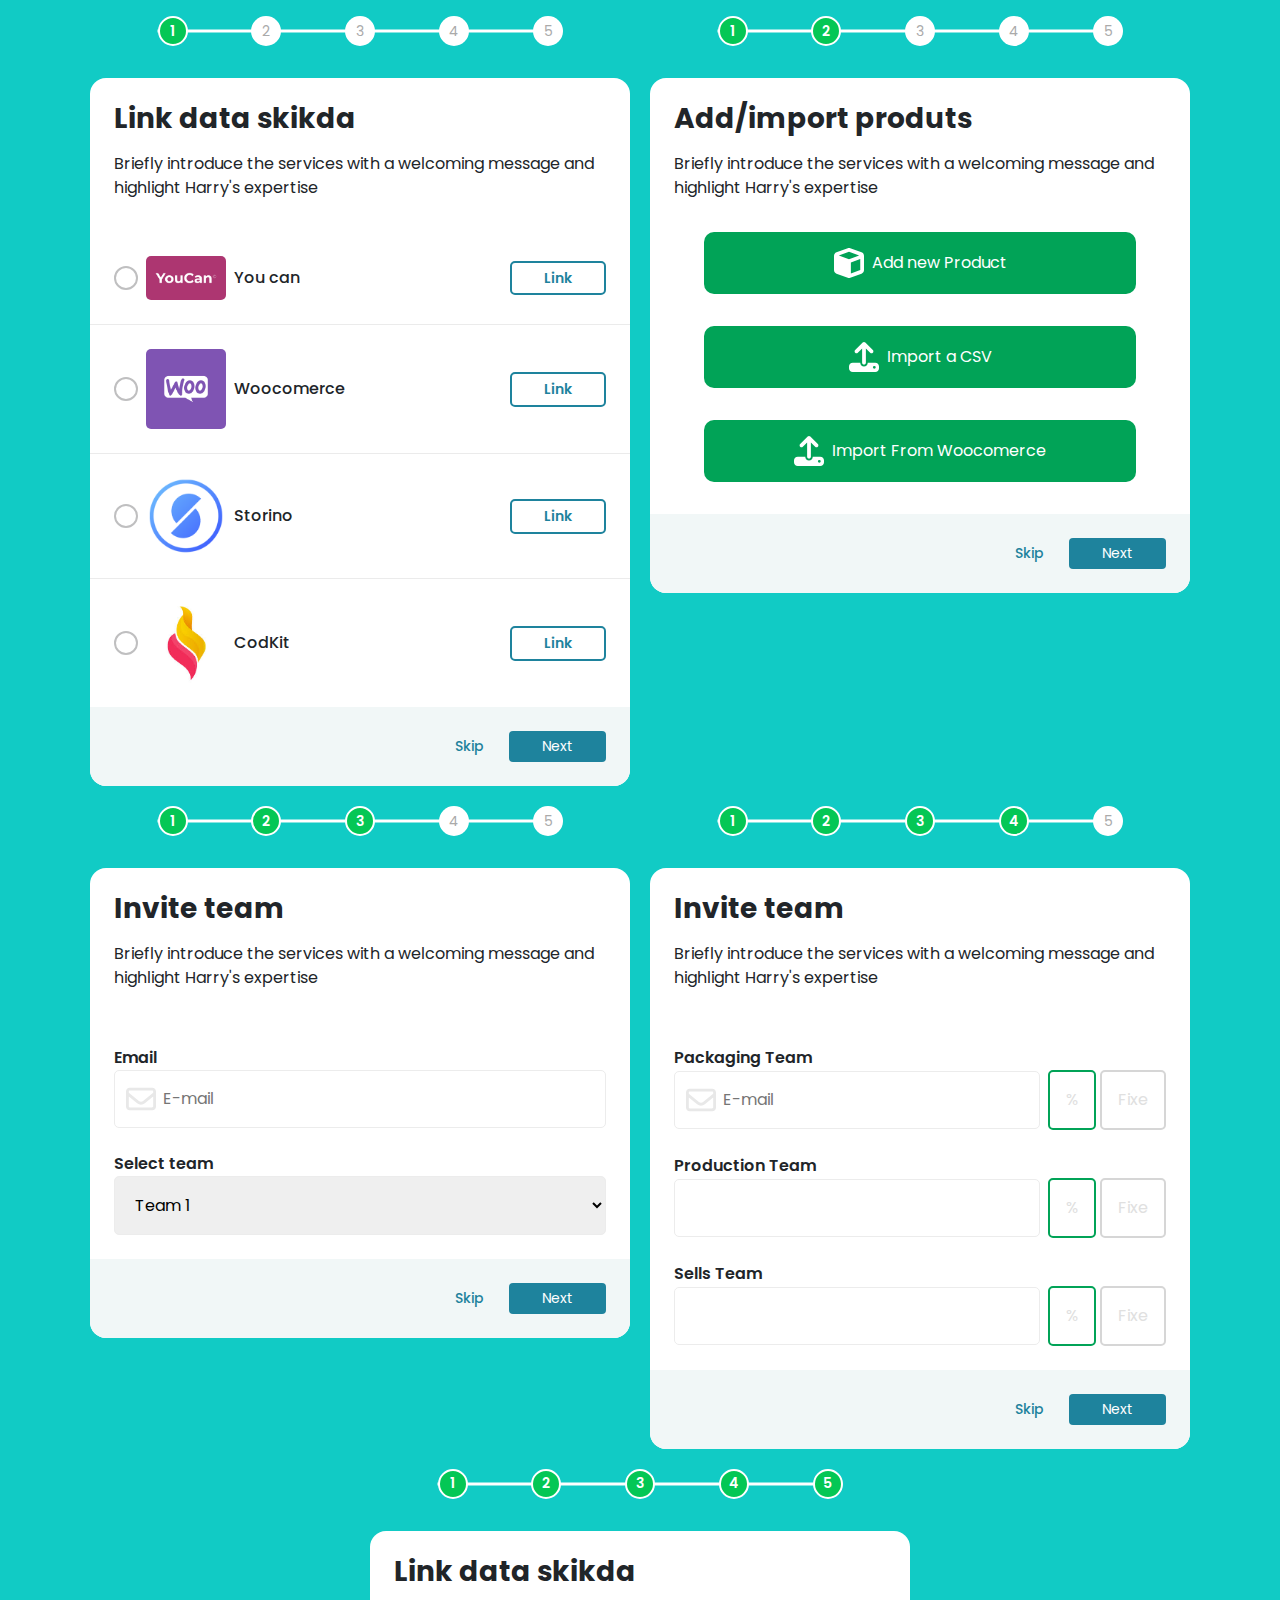
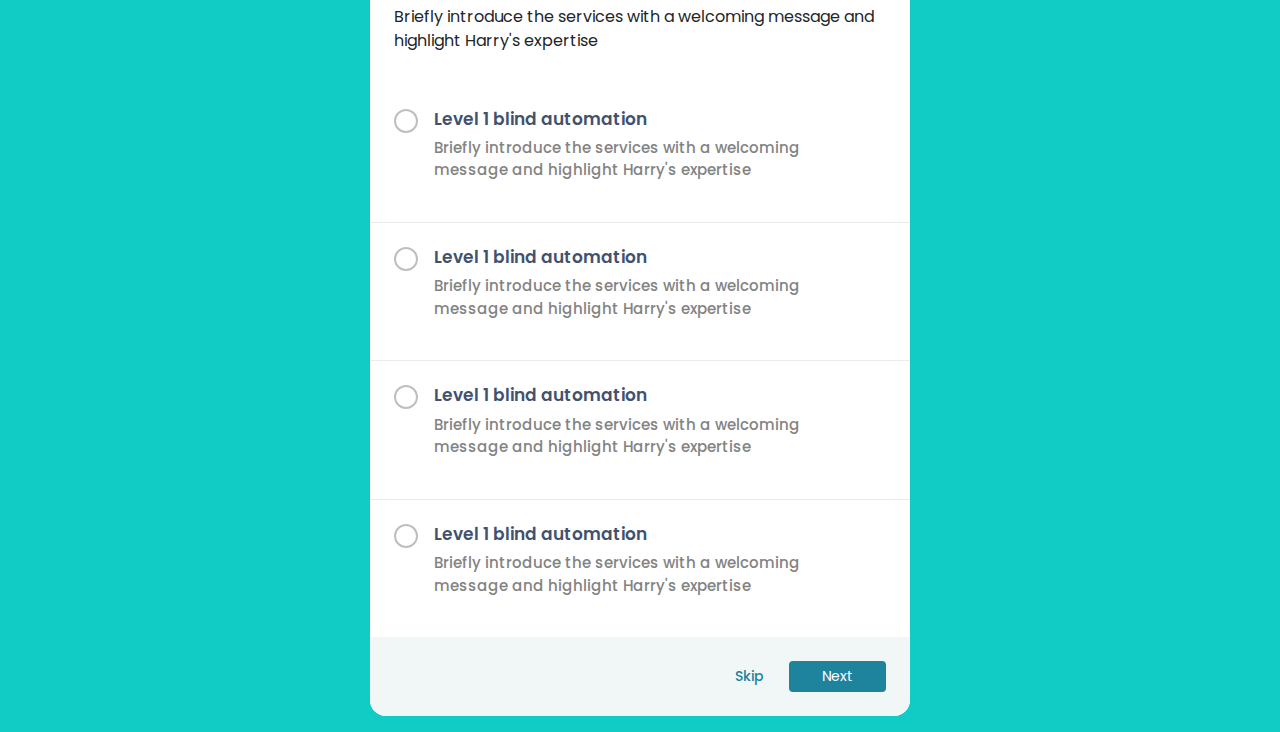
<file: popup.html>
<!DOCTYPE html>
<html lang="en">
  <head>
    <link
      href="https://cdn.jsdelivr.net/npm/bootstrap@5.3.3/dist/css/bootstrap.min.css"
      rel="stylesheet"
      integrity="sha384-QWTKZyjpPEjISv5WaRU9OFeRpok6YctnYmDr5pNlyT2bRjXh0JMhjY6hW+ALEwIH"
      crossorigin="anonymous"
    />
    <link rel="preconnect" href="https://fonts.googleapis.com" />
    <link rel="preconnect" href="https://fonts.gstatic.com" crossorigin />
    <link
      href="https://fonts.googleapis.com/css2?family=Inter+Tight:ital,wght@0,100..900;1,100..900&family=Poppins:ital,wght@0,100;0,200;0,300;0,400;0,500;0,600;0,700;0,800;0,900;1,100;1,200;1,300;1,400;1,500;1,600;1,700;1,800;1,900&display=swap"
      rel="stylesheet"
    />
    <link rel="stylesheet" href="assets/popup_style.css" />
    <meta charset="UTF-8" />
    <meta name="viewport" content="width=device-width, initial-scale=1.0" />
    <title>Document</title>
  </head>
  <body>
    <div class="popup_container">
      <div class="steps d-flex justify-content-between align-items-center">
        <span class="d-flex justify-content-center align-items-center active"
          >1</span
        >
        <span class="d-flex justify-content-center align-items-center">2</span>
        <span class="d-flex justify-content-center align-items-center">3</span>
        <span class="d-flex justify-content-center align-items-center">4</span>
        <span class="d-flex justify-content-center align-items-center">5</span>
      </div>
      <div class="box bg-white rounded-4">
        <div class="p-4">
          <h3 class="fw-bold mb-3">Link data skikda</h3>
          <p class="mb-2">
            Briefly introduce the services with a welcoming message and
            highlight Harry's expertise
          </p>
        </div>
        <div class="container_box_links">
          <div
            class="box_links d-flex align-items-center justify-content-between p-4"
          >
            <div class="inf d-flex align-items-center gap-2">
              <div class="checkbox-wrapper-12">
                <div class="cbx">
                  <input id="cbx-12" type="checkbox" checked />
                  <label for="cbx-12"></label>
                  <svg width="15" height="14" viewbox="0 0 15 14" fill="none">
                    <path d="M2 8.36364L6.23077 12L13 2"></path>
                  </svg>
                </div>
                <!-- Gooey-->
                <svg xmlns="http://www.w3.org/2000/svg" version="1.1">
                  <defs>
                    <filter id="goo-12">
                      <fegaussianblur
                        in="SourceGraphic"
                        stddeviation="4"
                        result="blur"
                      ></fegaussianblur>
                      <fecolormatrix
                        in="blur"
                        mode="matrix"
                        values="1 0 0 0 0  0 1 0 0 0  0 0 1 0 0  0 0 0 22 -7"
                        result="goo-12"
                      ></fecolormatrix>
                      <feblend in="SourceGraphic" in2="goo-12"></feblend>
                    </filter>
                  </defs>
                </svg>
              </div>
              <img
                src="assets/images_popups/Logo-YouCan-4.png"
                alt=""
                srcset=""
              />
              <p class="mb-0 fw-medium">You can</p>
            </div>
            <a href="#" class="link">Link</a>
          </div>
          <div
            class="box_links d-flex align-items-center justify-content-between p-4"
          >
            <div class="inf d-flex align-items-center gap-2">
              <div class="checkbox-wrapper-12">
                <div class="cbx">
                  <input id="cbx-12" type="checkbox" />
                  <label for="cbx-12"></label>
                  <svg width="15" height="14" viewbox="0 0 15 14" fill="none">
                    <path d="M2 8.36364L6.23077 12L13 2"></path>
                  </svg>
                </div>
                <!-- Gooey-->
                <svg xmlns="http://www.w3.org/2000/svg" version="1.1">
                  <defs>
                    <filter id="goo-12">
                      <fegaussianblur
                        in="SourceGraphic"
                        stddeviation="4"
                        result="blur"
                      ></fegaussianblur>
                      <fecolormatrix
                        in="blur"
                        mode="matrix"
                        values="1 0 0 0 0  0 1 0 0 0  0 0 1 0 0  0 0 0 22 -7"
                        result="goo-12"
                      ></fecolormatrix>
                      <feblend in="SourceGraphic" in2="goo-12"></feblend>
                    </filter>
                  </defs>
                </svg>
              </div>
              <img
                src="assets/images_popups/woocommerce-logo-icon.png"
                alt=""
                srcset=""
              />
              <p class="mb-0 fw-medium">Woocomerce</p>
            </div>
            <a href="#" class="link">Link</a>
          </div>
          <div
            class="box_links d-flex align-items-center justify-content-between p-4"
          >
            <div class="inf d-flex align-items-center gap-2">
              <div class="checkbox-wrapper-12">
                <div class="cbx">
                  <input id="cbx-12" type="checkbox" />
                  <label for="cbx-12"></label>
                  <svg width="15" height="14" viewbox="0 0 15 14" fill="none">
                    <path d="M2 8.36364L6.23077 12L13 2"></path>
                  </svg>
                </div>
                <!-- Gooey-->
                <svg xmlns="http://www.w3.org/2000/svg" version="1.1">
                  <defs>
                    <filter id="goo-12">
                      <fegaussianblur
                        in="SourceGraphic"
                        stddeviation="4"
                        result="blur"
                      ></fegaussianblur>
                      <fecolormatrix
                        in="blur"
                        mode="matrix"
                        values="1 0 0 0 0  0 1 0 0 0  0 0 1 0 0  0 0 0 22 -7"
                        result="goo-12"
                      ></fecolormatrix>
                      <feblend in="SourceGraphic" in2="goo-12"></feblend>
                    </filter>
                  </defs>
                </svg>
              </div>
              <img
                src="assets/images_popups/blueicon.c81a3e9.png"
                alt=""
                srcset=""
              />
              <p class="mb-0 fw-medium">Storino</p>
            </div>
            <a href="#" class="link">Link</a>
          </div>
          <div
            class="box_links d-flex align-items-center justify-content-between p-4"
          >
            <div class="inf d-flex align-items-center gap-2">
              <div class="checkbox-wrapper-12">
                <div class="cbx">
                  <input id="cbx-12" type="checkbox" />
                  <label for="cbx-12"></label>
                  <svg width="15" height="14" viewbox="0 0 15 14" fill="none">
                    <path d="M2 8.36364L6.23077 12L13 2"></path>
                  </svg>
                </div>
                <!-- Gooey-->
                <svg xmlns="http://www.w3.org/2000/svg" version="1.1">
                  <defs>
                    <filter id="goo-12">
                      <fegaussianblur
                        in="SourceGraphic"
                        stddeviation="4"
                        result="blur"
                      ></fegaussianblur>
                      <fecolormatrix
                        in="blur"
                        mode="matrix"
                        values="1 0 0 0 0  0 1 0 0 0  0 0 1 0 0  0 0 0 22 -7"
                        result="goo-12"
                      ></fecolormatrix>
                      <feblend in="SourceGraphic" in2="goo-12"></feblend>
                    </filter>
                  </defs>
                </svg>
              </div>
              <img src="assets/images_popups/codeKit.jpg" alt="" srcset="" />
              <p class="mb-0 fw-medium">CodKit</p>
            </div>
            <a href="#" class="link">Link</a>
          </div>
        </div>
        <div
          class="container_btns d-flex justify-content-end gap-3 py-4 px-4"
          style="background-color: #f1f7f7"
        >
          <button class="btn btn-sm">Skip</button>
          <button class="btn btn-sm" id="next">Next</button>
        </div>
      </div>
    </div>
    <div class="popup_container">
      <div class="steps d-flex justify-content-between align-items-center">
        <span class="d-flex justify-content-center align-items-center active"
          >1</span
        >
        <span class="d-flex justify-content-center align-items-center active"
          >2</span
        >
        <span class="d-flex justify-content-center align-items-center">3</span>
        <span class="d-flex justify-content-center align-items-center">4</span>
        <span class="d-flex justify-content-center align-items-center">5</span>
      </div>
      <div class="box bg-white rounded-4">
        <div class="p-4">
          <h3 class="fw-bold mb-3">Add/import produts</h3>
          <p class="mb-2">
            Briefly introduce the services with a welcoming message and
            highlight Harry's expertise
          </p>
        </div>
        <div
          class="d-flex flex-column align-items-center container_inputs_files"
        >
          <div class="inp">
            <input
              class="custom-file-input"
              type="file"
              hidden
              id="product_file"
            />
            <label for="product_file" class="d-flex align-items-center gap-2"
              ><svg xmlns="http://www.w3.org/2000/svg" viewBox="0 0 512 512">
                <path
                  d="M234.5 5.7c13.9-5 29.1-5 43.1 0l192 68.6C495 83.4 512 107.5 512 134.6l0 242.9c0 27-17 51.2-42.5 60.3l-192 68.6c-13.9 5-29.1 5-43.1 0l-192-68.6C17 428.6 0 404.5 0 377.4L0 134.6c0-27 17-51.2 42.5-60.3l192-68.6zM256 66L82.3 128 256 190l173.7-62L256 66zm32 368.6l160-57.1 0-188L288 246.6l0 188z"
                />
              </svg>
              Add new Product</label
            >
          </div>
          <div class="inp">
            <input class="custom-file-input" type="file" hidden id="csv_file" />
            <label for="csv_file" class="d-flex align-items-center gap-2"
              ><svg xmlns="http://www.w3.org/2000/svg" viewBox="0 0 512 512">
                <path
                  d="M288 109.3L288 352c0 17.7-14.3 32-32 32s-32-14.3-32-32l0-242.7-73.4 73.4c-12.5 12.5-32.8 12.5-45.3 0s-12.5-32.8 0-45.3l128-128c12.5-12.5 32.8-12.5 45.3 0l128 128c12.5 12.5 12.5 32.8 0 45.3s-32.8 12.5-45.3 0L288 109.3zM64 352l128 0c0 35.3 28.7 64 64 64s64-28.7 64-64l128 0c35.3 0 64 28.7 64 64l0 32c0 35.3-28.7 64-64 64L64 512c-35.3 0-64-28.7-64-64l0-32c0-35.3 28.7-64 64-64zM432 456a24 24 0 1 0 0-48 24 24 0 1 0 0 48z"
                />
              </svg>
              Import a CSV</label
            >
          </div>
          <div class="inp">
            <input
              class="custom-file-input"
              type="file"
              hidden
              id="file_woocomerce"
            />
            <label for="file_woocomerce" class="d-flex align-items-center gap-2"
              ><svg xmlns="http://www.w3.org/2000/svg" viewBox="0 0 512 512">
                <path
                  d="M288 109.3L288 352c0 17.7-14.3 32-32 32s-32-14.3-32-32l0-242.7-73.4 73.4c-12.5 12.5-32.8 12.5-45.3 0s-12.5-32.8 0-45.3l128-128c12.5-12.5 32.8-12.5 45.3 0l128 128c12.5 12.5 12.5 32.8 0 45.3s-32.8 12.5-45.3 0L288 109.3zM64 352l128 0c0 35.3 28.7 64 64 64s64-28.7 64-64l128 0c35.3 0 64 28.7 64 64l0 32c0 35.3-28.7 64-64 64L64 512c-35.3 0-64-28.7-64-64l0-32c0-35.3 28.7-64 64-64zM432 456a24 24 0 1 0 0-48 24 24 0 1 0 0 48z"
                />
              </svg>
              Import From Woocomerce</label
            >
          </div>
        </div>
        <div
          class="container_btns d-flex justify-content-end gap-3 py-4 px-4"
          style="background-color: #f1f7f7"
        >
          <button class="btn btn-sm">Skip</button>
          <button class="btn btn-sm" id="next">Next</button>
        </div>
      </div>
    </div>
    <div class="popup_container">
      <div class="steps d-flex justify-content-between align-items-center">
        <span class="d-flex justify-content-center align-items-center active"
          >1</span
        >
        <span class="d-flex justify-content-center align-items-center active"
          >2</span
        >
        <span class="d-flex justify-content-center align-items-center active"
          >3</span
        >
        <span class="d-flex justify-content-center align-items-center">4</span>
        <span class="d-flex justify-content-center align-items-center">5</span>
      </div>
      <div class="box bg-white rounded-4">
        <div class="p-4">
          <h3 class="fw-bold mb-3">Invite team</h3>
          <p class="mb-2">
            Briefly introduce the services with a welcoming message and
            highlight Harry's expertise
          </p>
        </div>
        <div class="p-4 container_step_3 input_class">
          <div class="inp mb-4">
            <label for="email" class="fw-semibold d-block">Email</label>
            <div class="position-relative">
              <svg xmlns="http://www.w3.org/2000/svg" viewBox="0 0 512 512">
                <path
                  d="M64 112c-8.8 0-16 7.2-16 16l0 22.1L220.5 291.7c20.7 17 50.4 17 71.1 0L464 150.1l0-22.1c0-8.8-7.2-16-16-16L64 112zM48 212.2L48 384c0 8.8 7.2 16 16 16l384 0c8.8 0 16-7.2 16-16l0-171.8L322 328.8c-38.4 31.5-93.7 31.5-132 0L48 212.2zM0 128C0 92.7 28.7 64 64 64l384 0c35.3 0 64 28.7 64 64l0 256c0 35.3-28.7 64-64 64L64 448c-35.3 0-64-28.7-64-64L0 128z"
                />
              </svg>
              <input type="email" name="" id="" placeholder="E-mail" />
            </div>
          </div>
          <div class="inp">
            <label for="" class="fw-semibold d-block">Select team</label>
            <select name="" id="">
              <option value="test">Team 1</option>
              <option value="test">Team 1</option>
              <option value="test">Team 1</option>
              <option value="test">Team 1</option>
            </select>
          </div>
        </div>
        <div
          class="container_btns d-flex justify-content-end gap-3 py-4 px-4"
          style="background-color: #f1f7f7"
        >
          <button class="btn btn-sm">Skip</button>
          <button class="btn btn-sm" id="next">Next</button>
        </div>
      </div>
    </div>
    <div class="popup_container">
      <div class="steps d-flex justify-content-between align-items-center">
        <span class="d-flex justify-content-center align-items-center active"
          >1</span
        >
        <span class="d-flex justify-content-center align-items-center active"
          >2</span
        >
        <span class="d-flex justify-content-center align-items-center active"
          >3</span
        >
        <span class="d-flex justify-content-center align-items-center active"
          >4</span
        >
        <span class="d-flex justify-content-center align-items-center">5</span>
      </div>
      <div class="box bg-white rounded-4">
        <div class="p-4">
          <h3 class="fw-bold mb-3">Invite team</h3>
          <p class="mb-2">
            Briefly introduce the services with a welcoming message and
            highlight Harry's expertise
          </p>
        </div>
        <div class="p-4 container_step_4 input_class">
          <div class="inp mb-4">
            <label for="email" class="fw-semibold d-block"
              >Packaging Team
            </label>
            <div class="d-flex gap-2 align-items-center">
              <div class="position-relative flex-grow-1">
                <svg xmlns="http://www.w3.org/2000/svg" viewBox="0 0 512 512">
                  <path
                    d="M64 112c-8.8 0-16 7.2-16 16l0 22.1L220.5 291.7c20.7 17 50.4 17 71.1 0L464 150.1l0-22.1c0-8.8-7.2-16-16-16L64 112zM48 212.2L48 384c0 8.8 7.2 16 16 16l384 0c8.8 0 16-7.2 16-16l0-171.8L322 328.8c-38.4 31.5-93.7 31.5-132 0L48 212.2zM0 128C0 92.7 28.7 64 64 64l384 0c35.3 0 64 28.7 64 64l0 256c0 35.3-28.7 64-64 64L64 448c-35.3 0-64-28.7-64-64L0 128z"
                  />
                </svg>
                <input type="email" name="" id="" placeholder="E-mail" />
              </div>
              <div class="container_input_radio d-flex gap-1">
                <div class="inp position-relative">
                  <input type="radio" name="choose" id="per" checked />
                  <label for="per">%</label>
                </div>
                <div class="inp position-relative">
                  <input type="radio" name="choose" id="fixe" />
                  <label for="fixe">Fixe</label>
                </div>
              </div>
            </div>
          </div>
          <div class="inp mb-4">
            <label for="email" class="fw-semibold d-block"
              >Production Team
            </label>
            <div class="d-flex gap-2 align-items-center">
              <div class="position-relative flex-grow-1">
                <input type="email" name="" id="" />
              </div>
              <div class="container_input_radio d-flex gap-1">
                <div class="inp position-relative">
                  <input type="radio" name="choose2" id="per_" checked />
                  <label for="per_">%</label>
                </div>
                <div class="inp position-relative">
                  <input type="radio" name="choose2" id="fixe_" />
                  <label for="fixe_">Fixe</label>
                </div>
              </div>
            </div>
          </div>
          <div class="inp">
            <label for="email" class="fw-semibold d-block">Sells Team </label>
            <div class="d-flex gap-2 align-items-center">
              <div class="position-relative flex-grow-1">
                <input type="email" name="" id="" />
              </div>
              <div class="container_input_radio d-flex gap-1">
                <div class="inp position-relative">
                  <input type="radio" name="choose3" id="per__" checked />
                  <label for="per__">%</label>
                </div>
                <div class="inp position-relative">
                  <input type="radio" name="choose3" id="fixe__" />
                  <label for="fixe__">Fixe</label>
                </div>
              </div>
            </div>
          </div>
        </div>
        <div
          class="container_btns d-flex justify-content-end gap-3 py-4 px-4"
          style="background-color: #f1f7f7"
        >
          <button class="btn btn-sm">Skip</button>
          <button class="btn btn-sm" id="next">Next</button>
        </div>
      </div>
    </div>
    <div class="popup_container">
      <div class="steps d-flex justify-content-between align-items-center">
        <span class="d-flex justify-content-center align-items-center active"
          >1</span
        >
        <span class="d-flex justify-content-center align-items-center active"
          >2</span
        >
        <span class="d-flex justify-content-center align-items-center active"
          >3</span
        >
        <span class="d-flex justify-content-center align-items-center active"
          >4</span
        >
        <span class="d-flex justify-content-center align-items-center active"
          >5</span
        >
      </div>
      <div class="box bg-white rounded-4">
        <div class="p-4">
          <h3 class="fw-bold mb-3">Link data skikda</h3>
          <p class="mb-2">
            Briefly introduce the services with a welcoming message and
            highlight Harry's expertise
          </p>
        </div>
        <div class="container_box_links">
          <div
            class="box_links d-flex align-items-center justify-content-between p-4"
          >
            <div class="inf d-flex gap-3">
              <div class="checkbox-wrapper-12">
                <div class="cbx">
                  <input id="cbx-12" type="checkbox" checked />
                  <label for="cbx-12"></label>
                  <svg width="15" height="14" viewbox="0 0 15 14" fill="none">
                    <path d="M2 8.36364L6.23077 12L13 2"></path>
                  </svg>
                </div>
                <!-- Gooey-->
                <svg xmlns="http://www.w3.org/2000/svg" version="1.1">
                  <defs>
                    <filter id="goo-12">
                      <fegaussianblur
                        in="SourceGraphic"
                        stddeviation="4"
                        result="blur"
                      ></fegaussianblur>
                      <fecolormatrix
                        in="blur"
                        mode="matrix"
                        values="1 0 0 0 0  0 1 0 0 0  0 0 1 0 0  0 0 0 22 -7"
                        result="goo-12"
                      ></fecolormatrix>
                      <feblend in="SourceGraphic" in2="goo-12"></feblend>
                    </filter>
                  </defs>
                </svg>
              </div>
              <div>
                <h5 style="color: #42526e; font-size: 17px" class="fw-semibold">
                  Level 1 blind automation
                </h5>
                <p style="color: #838383; font-size: 15px" class="fw-medium">
                  Briefly introduce the services with a welcoming <br />
                  message and highlight Harry's expertise
                </p>
              </div>
            </div>
          </div>
          <div
            class="box_links d-flex align-items-center justify-content-between p-4"
          >
            <div class="inf d-flex gap-3">
              <div class="checkbox-wrapper-12">
                <div class="cbx">
                  <input id="cbx-12" type="checkbox" />
                  <label for="cbx-12"></label>
                  <svg width="15" height="14" viewbox="0 0 15 14" fill="none">
                    <path d="M2 8.36364L6.23077 12L13 2"></path>
                  </svg>
                </div>
                <!-- Gooey-->
                <svg xmlns="http://www.w3.org/2000/svg" version="1.1">
                  <defs>
                    <filter id="goo-12">
                      <fegaussianblur
                        in="SourceGraphic"
                        stddeviation="4"
                        result="blur"
                      ></fegaussianblur>
                      <fecolormatrix
                        in="blur"
                        mode="matrix"
                        values="1 0 0 0 0  0 1 0 0 0  0 0 1 0 0  0 0 0 22 -7"
                        result="goo-12"
                      ></fecolormatrix>
                      <feblend in="SourceGraphic" in2="goo-12"></feblend>
                    </filter>
                  </defs>
                </svg>
              </div>
              <div>
                <h5 style="color: #42526e; font-size: 17px" class="fw-semibold">
                  Level 1 blind automation
                </h5>
                <p style="color: #838383; font-size: 15px" class="fw-medium">
                  Briefly introduce the services with a welcoming <br />
                  message and highlight Harry's expertise
                </p>
              </div>
            </div>
          </div>
          <div
            class="box_links d-flex align-items-center justify-content-between p-4"
          >
            <div class="inf d-flex gap-3">
              <div class="checkbox-wrapper-12">
                <div class="cbx">
                  <input id="cbx-12" type="checkbox" />
                  <label for="cbx-12"></label>
                  <svg width="15" height="14" viewbox="0 0 15 14" fill="none">
                    <path d="M2 8.36364L6.23077 12L13 2"></path>
                  </svg>
                </div>
                <!-- Gooey-->
                <svg xmlns="http://www.w3.org/2000/svg" version="1.1">
                  <defs>
                    <filter id="goo-12">
                      <fegaussianblur
                        in="SourceGraphic"
                        stddeviation="4"
                        result="blur"
                      ></fegaussianblur>
                      <fecolormatrix
                        in="blur"
                        mode="matrix"
                        values="1 0 0 0 0  0 1 0 0 0  0 0 1 0 0  0 0 0 22 -7"
                        result="goo-12"
                      ></fecolormatrix>
                      <feblend in="SourceGraphic" in2="goo-12"></feblend>
                    </filter>
                  </defs>
                </svg>
              </div>
              <div>
                <h5 style="color: #42526e; font-size: 17px" class="fw-semibold">
                  Level 1 blind automation
                </h5>
                <p style="color: #838383; font-size: 15px" class="fw-medium">
                  Briefly introduce the services with a welcoming <br />
                  message and highlight Harry's expertise
                </p>
              </div>
            </div>
          </div>
          <div
            class="box_links d-flex align-items-center justify-content-between p-4"
          >
            <div class="inf d-flex gap-3">
              <div class="checkbox-wrapper-12">
                <div class="cbx">
                  <input id="cbx-12" type="checkbox" />
                  <label for="cbx-12"></label>
                  <svg width="15" height="14" viewbox="0 0 15 14" fill="none">
                    <path d="M2 8.36364L6.23077 12L13 2"></path>
                  </svg>
                </div>
                <!-- Gooey-->
                <svg xmlns="http://www.w3.org/2000/svg" version="1.1">
                  <defs>
                    <filter id="goo-12">
                      <fegaussianblur
                        in="SourceGraphic"
                        stddeviation="4"
                        result="blur"
                      ></fegaussianblur>
                      <fecolormatrix
                        in="blur"
                        mode="matrix"
                        values="1 0 0 0 0  0 1 0 0 0  0 0 1 0 0  0 0 0 22 -7"
                        result="goo-12"
                      ></fecolormatrix>
                      <feblend in="SourceGraphic" in2="goo-12"></feblend>
                    </filter>
                  </defs>
                </svg>
              </div>
              <div>
                <h5 style="color: #42526e; font-size: 17px" class="fw-semibold">
                  Level 1 blind automation
                </h5>
                <p style="color: #838383; font-size: 15px" class="fw-medium">
                  Briefly introduce the services with a welcoming <br />
                  message and highlight Harry's expertise
                </p>
              </div>
            </div>
          </div>
        </div>
        <div
          class="container_btns d-flex justify-content-end gap-3 py-4 px-4"
          style="background-color: #f1f7f7"
        >
          <button class="btn btn-sm">Skip</button>
          <button class="btn btn-sm" id="next">Next</button>
        </div>
      </div>
    </div>
  </body>
</html>
</file>
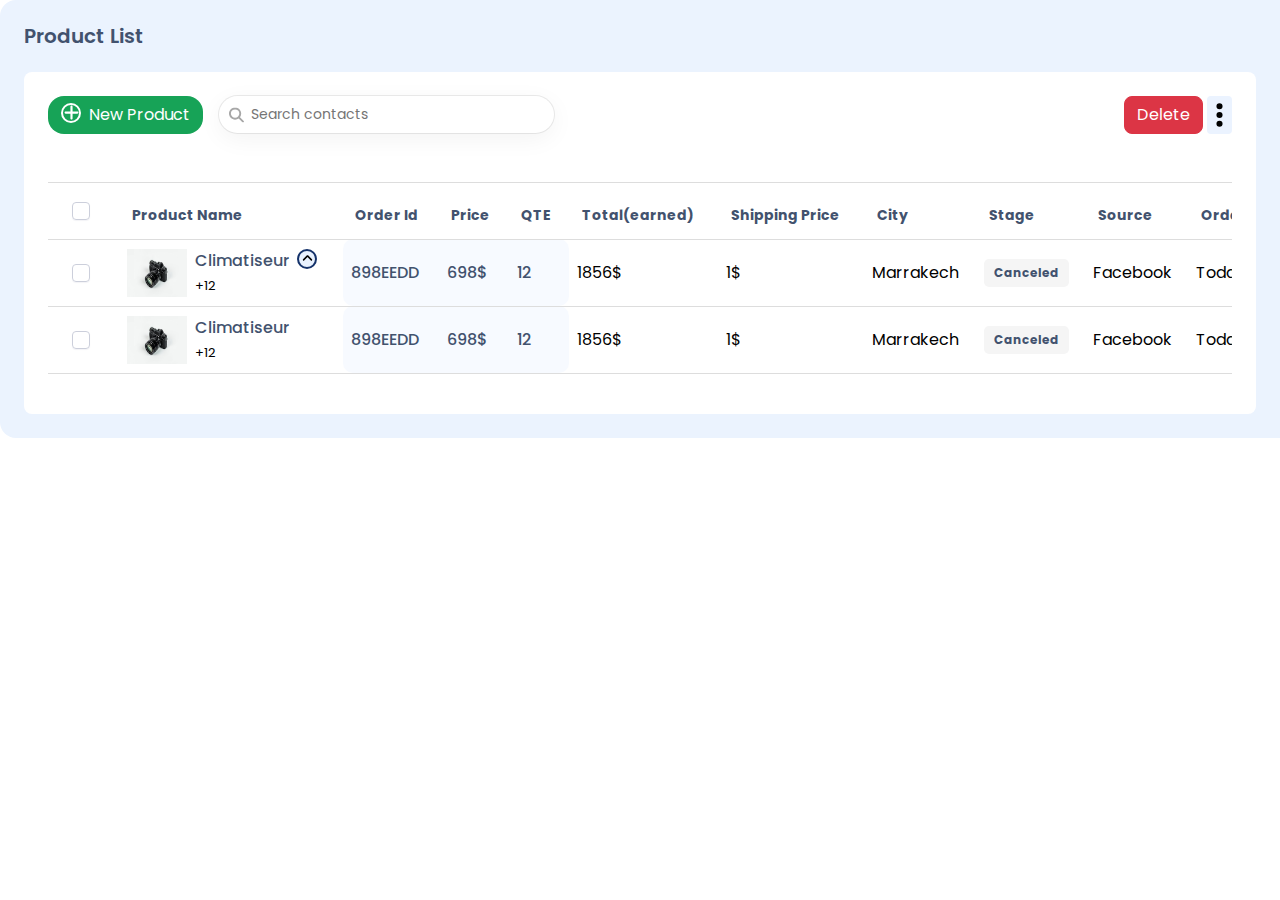
<file: product_list.html>
<!DOCTYPE html>
<html lang="en">
  <head>
    <meta charset="UTF-8" />
    <link
      href="https://cdn.jsdelivr.net/npm/bootstrap@5.3.3/dist/css/bootstrap.min.css"
      rel="stylesheet"
      integrity="sha384-QWTKZyjpPEjISv5WaRU9OFeRpok6YctnYmDr5pNlyT2bRjXh0JMhjY6hW+ALEwIH"
      crossorigin="anonymous"
    />
    <link rel="preconnect" href="https://fonts.googleapis.com" />
    <link rel="preconnect" href="https://fonts.gstatic.com" crossorigin />
    <link
      href="https://fonts.googleapis.com/css2?family=Inter+Tight:ital,wght@0,100..900;1,100..900&family=Poppins:ital,wght@0,100;0,200;0,300;0,400;0,500;0,600;0,700;0,800;0,900;1,100;1,200;1,300;1,400;1,500;1,600;1,700;1,800;1,900&display=swap"
      rel="stylesheet"
    />
    <link rel="stylesheet" href="assets/main.css" />
    <meta name="viewport" content="width=device-width, initial-scale=1.0" />
    <title>Product List</title>
  </head>
  <body>
    <div class="content position-absolute">
      <!-- Start TopNavBar -->
      <nav
        class="top_nav d-flex justify-content-between align-items-center flex-wrap pe-2"
      >
        <div
          class="left_inf d-flex justify-content-between align-items-center gap-4"
        >
          <ul class="d-flex align-items-center gap-5 mb-0">
            <li><a href="" class="fw-medium">Board</a></li>
            <li><a href="" class="fw-medium">List</a></li>
            <li><a href="" class="fw-medium">Calendar</a></li>
            <li><a href="" class="fw-medium">Integrations</a></li>
            <li>
              <a href="" class="fw-medium">
                Support
                <svg
                  xmlns="http://www.w3.org/2000/svg"
                  viewBox="0 0 384 512"
                  style="fill: #ffbb00; width: 13px !important"
                >
                  <path
                    d="M0 256L28.5 28c2-16 15.6-28 31.8-28H228.9c15 0 27.1 12.1 27.1 27.1c0 3.2-.6 6.5-1.7 9.5L208 160H347.3c20.2 0 36.7 16.4 36.7 36.7c0 7.4-2.2 14.6-6.4 20.7l-192.2 281c-5.9 8.6-15.6 13.7-25.9 13.7h-2.9c-15.7 0-28.5-12.8-28.5-28.5c0-2.3 .3-4.6 .9-6.9L176 288H32c-17.7 0-32-14.3-32-32z"
                  />
                </svg>
              </a>
            </li>
          </ul>
          <button
            class="add d-flex align-items-center justify-content-center bg-transparent"
            style="
              width: 20px;
              height: 20px;
              border-radius: 50%;
              border: 1px solid #42526e;
            "
          >
            <svg
              xmlns="http://www.w3.org/2000/svg"
              viewBox="0 0 448 512"
              style="min-width: 11px; color: #42526e"
            >
              <path
                d="M256 80c0-17.7-14.3-32-32-32s-32 14.3-32 32l0 144L48 224c-17.7 0-32 14.3-32 32s14.3 32 32 32l144 0 0 144c0 17.7 14.3 32 32 32s32-14.3 32-32l0-144 144 0c17.7 0 32-14.3 32-32s-14.3-32-32-32l-144 0 0-144z"
              />
            </svg>
          </button>
          <div class="inp">
            <svg xmlns="http://www.w3.org/2000/svg" viewBox="0 0 512 512">
              <path
                d="M416 208c0 45.9-14.9 88.3-40 122.7L502.6 457.4c12.5 12.5 12.5 32.8 0 45.3s-32.8 12.5-45.3 0L330.7 376c-34.4 25.2-76.8 40-122.7 40C93.1 416 0 322.9 0 208S93.1 0 208 0S416 93.1 416 208zM208 352a144 144 0 1 0 0-288 144 144 0 1 0 0 288z"
              />
            </svg>
            <input
              type="text"
              placeholder="Search contacts"
              class="px-4 py-1 rounded-5 border-0"
            />
          </div>
        </div>
        <div class="info_profile d-flex align-items-center gap-3">
          <span
            ><svg
              xmlns="http://www.w3.org/2000/svg"
              viewBox="0 0 448 512"
              style="width: 60px; cursor: pointer"
            >
              <path
                d="M224 0c-17.7 0-32 14.3-32 32l0 19.2C119 66 64 130.6 64 208l0 25.4c0 45.4-15.5 89.5-43.8 124.9L5.3 377c-5.8 7.2-6.9 17.1-2.9 25.4S14.8 416 24 416l400 0c9.2 0 17.6-5.3 21.6-13.6s2.9-18.2-2.9-25.4l-14.9-18.6C399.5 322.9 384 278.8 384 233.4l0-25.4c0-77.4-55-142-128-156.8L256 32c0-17.7-14.3-32-32-32zm0 96c61.9 0 112 50.1 112 112l0 25.4c0 47.9 13.9 94.6 39.7 134.6L72.3 368C98.1 328 112 281.3 112 233.4l0-25.4c0-61.9 50.1-112 112-112zm64 352l-64 0-64 0c0 17 6.7 33.3 18.7 45.3s28.3 18.7 45.3 18.7s33.3-6.7 45.3-18.7s18.7-28.3 18.7-45.3z"
              />
            </svg>
          </span>
          <a href="#" class="btn btn-dark btn-sm">Upgrade Now</a>
          <div class="profile d-flex gap-2">
            <img
              src="assets/images/boy.png"
              alt=""
              srcset=""
              style="width: 32px; object-fit: cover"
            />
            <div class="d-flex gap-2 align-items-center">
              <h4 class="mb-0" style="font-size: 15px">Youssef</h4>
              <svg
                xmlns="http://www.w3.org/2000/svg"
                viewBox="0 0 512 512"
                style="width: 20px"
              >
                <path
                  d="M233.4 406.6c12.5 12.5 32.8 12.5 45.3 0l192-192c12.5-12.5 12.5-32.8 0-45.3s-32.8-12.5-45.3 0L256 338.7 86.6 169.4c-12.5-12.5-32.8-12.5-45.3 0s-12.5 32.8 0 45.3l192 192z"
                />
              </svg>
            </div>
          </div>
        </div>
      </nav>
      <!-- End TopNavBar -->
      <!-- Start the content -->
      <div
        class="content_child p-4 rounded-start-4"
        style="display: flex; flex-direction: column"
      >
        <div class="col_left">
          <h4 class="mb-4">Product List</h4>
          <div class="content_col p-4 rounded-3 bg-white">
            <div
              class="inf d-flex justify-content-between align-items-center flex-wrap"
            >
              <div class="d-flex gap-3">
                <button
                  class="btn rounded-4 text-white d-flex gap-2"
                  style="background-color: #17a357"
                >
                  <span
                    class="d-flex justify-content-center align-items-center rounded-circle"
                    style="width: 20px; height: 20px; border: 2px solid #fff"
                    ><svg
                      xmlns="http://www.w3.org/2000/svg"
                      style="fill: #fff"
                      viewBox="0 0 448 512"
                    >
                      <path
                        d="M256 80c0-17.7-14.3-32-32-32s-32 14.3-32 32l0 144L48 224c-17.7 0-32 14.3-32 32s14.3 32 32 32l144 0 0 144c0 17.7 14.3 32 32 32s32-14.3 32-32l0-144 144 0c17.7 0 32-14.3 32-32s-14.3-32-32-32l-144 0 0-144z"
                      />
                    </svg>
                  </span>
                  New Product
                </button>
                <div class="inp">
                  <svg xmlns="http://www.w3.org/2000/svg" viewBox="0 0 512 512">
                    <path
                      d="M416 208c0 45.9-14.9 88.3-40 122.7L502.6 457.4c12.5 12.5 12.5 32.8 0 45.3s-32.8 12.5-45.3 0L330.7 376c-34.4 25.2-76.8 40-122.7 40C93.1 416 0 322.9 0 208S93.1 0 208 0S416 93.1 416 208zM208 352a144 144 0 1 0 0-288 144 144 0 1 0 0 288z"
                    />
                  </svg>
                  <input
                    type="text"
                    style="
                      background-color: #fff;
                      box-shadow: rgba(0, 0, 0, 0.05) 0px 6px 24px 0px,
                        rgba(0, 0, 0, 0.08) 0px 0px 0px 1px;
                    "
                    placeholder="Search contacts"
                    class="px-4 py-1 rounded-5 border-0"
                  />
                </div>
              </div>
              <div>
                <button class="btn btn-danger rounded-3">Delete</button>
                <button class="btn btn-sm" style="background-color: #ebf3ff">
                  <svg
                    xmlns="http://www.w3.org/2000/svg"
                    viewBox="0 0 128 512"
                    style="min-width: 7px"
                  >
                    <path
                      d="M64 360a56 56 0 1 0 0 112 56 56 0 1 0 0-112zm0-160a56 56 0 1 0 0 112 56 56 0 1 0 0-112zM120 96A56 56 0 1 0 8 96a56 56 0 1 0 112 0z"
                    />
                  </svg>
                </button>
              </div>
            </div>
            <div class="table_wrap_list_product mt-5" style="overflow-x: auto">
              <table
                class="table"
                style="min-width: 1400px; border: transparent"
              >
                <thead
                  style="
                    border-top: 1px solid #ddd;
                    border-bottom: 1px solid #ddd;
                  "
                >
                  <th>
                    <div
                      class="checkbox-wrapper-4 d-flex justify-content-center align-items-center justify-content-center"
                    >
                      <input class="inp-cbx" id="morning" type="checkbox" />
                      <label class="cbx" for="morning">
                        <span>
                          <svg width="12px" height="10px">
                            <use xlink:href="#check-4"></use></svg></span
                      ></label>
                      <svg class="inline-svg">
                        <symbol id="check-4" viewbox="0 0 12 10">
                          <polyline points="1.5 6 4.5 9 10.5 1"></polyline>
                        </symbol>
                      </svg>
                    </div>
                  </th>
                  <th>Product Name</th>
                  <th>Order Id</th>
                  <th>Price</th>
                  <th>QTE</th>
                  <th>Total(earned)</th>
                  <th>Shipping Price</th>
                  <th>City</th>
                  <th>Stage</th>
                  <th>Source</th>
                  <th>Order date</th>
                  <th>Assignement</th>
                </thead>
                <tbody>
                  <tr>
                    <td>
                      <div
                        class="checkbox-wrapper-4 d-flex justify-content-center align-items-center justify-content-center"
                      >
                        <input class="inp-cbx" id="product_1" type="checkbox" />
                        <label class="cbx" for="product_1">
                          <span>
                            <svg width="12px" height="10px">
                              <use xlink:href="#check-4"></use></svg></span
                        ></label>
                        <svg class="inline-svg">
                          <symbol id="check-4" viewbox="0 0 12 10">
                            <polyline points="1.5 6 4.5 9 10.5 1"></polyline>
                          </symbol>
                        </svg>
                      </div>
                    </td>
                    <td>
                      <div class="d-flex gap-2">
                        <img
                          src="assets/images/product_1.jpeg"
                          alt=""
                          srcset=""
                        />
                        <div class="inf">
                          <p class="mb-0">Climatiseur</p>
                          <span class="num_item">+12</span>
                        </div>
                        <button
                          class="rounded-circle d-flex align-items-center justify-content-center"
                          style="
                            width: 20px;
                            height: 20px;
                            border: 2px solid #14326a;
                            background-color: #e8f1fe;
                          "
                        >
                          <svg
                            xmlns="http://www.w3.org/2000/svg"
                            style="min-width: 11px"
                            viewBox="0 0 448 512"
                          >
                            <path
                              d="M201.4 137.4c12.5-12.5 32.8-12.5 45.3 0l160 160c12.5 12.5 12.5 32.8 0 45.3s-32.8 12.5-45.3 0L224 205.3 86.6 342.6c-12.5 12.5-32.8 12.5-45.3 0s-12.5-32.8 0-45.3l160-160z"
                            />
                          </svg>
                        </button>
                      </div>
                    </td>
                    <td class="colored"><p class="mb-0">898EEDD</p></td>
                    <td class="colored"><p class="mb-0">698$</p></td>
                    <td class="colored"><p class="mb-0">12</p></td>
                    <td>1856$</td>
                    <td>1$</td>
                    <td>Marrakech</td>
                    <td><p class="stage mb-0">Canceled</p></td>
                    <td>Facebook</td>
                    <td>Today</td>
                    <td>
                      <div class="d-flex assignement gap-1">
                        <img src="assets/images/boy.png" alt="" srcset="" />
                        <img src="assets/images/boy.png" alt="" srcset="" />
                      </div>
                    </td>
                  </tr>
                  <tr>
                    <td>
                      <div
                        class="checkbox-wrapper-4 d-flex justify-content-center align-items-center justify-content-center"
                      >
                        <input class="inp-cbx" id="product_2" type="checkbox" />
                        <label class="cbx" for="product_2">
                          <span>
                            <svg width="12px" height="10px">
                              <use xlink:href="#check-4"></use></svg></span
                        ></label>
                        <svg class="inline-svg">
                          <symbol id="check-4" viewbox="0 0 12 10">
                            <polyline points="1.5 6 4.5 9 10.5 1"></polyline>
                          </symbol>
                        </svg>
                      </div>
                    </td>
                    <td>
                      <div class="d-flex gap-2">
                        <img
                          src="assets/images/product_1.jpeg"
                          alt=""
                          srcset=""
                        />
                        <div class="inf">
                          <p class="mb-0">Climatiseur</p>
                          <span class="num_item">+12</span>
                        </div>
                      </div>
                    </td>
                    <td class="colored"><p class="mb-0">898EEDD</p></td>
                    <td class="colored"><p class="mb-0">698$</p></td>
                    <td class="colored"><p class="mb-0">12</p></td>
                    <td>1856$</td>
                    <td>1$</td>
                    <td>Marrakech</td>
                    <td><p class="stage mb-0">Canceled</p></td>
                    <td>Facebook</td>
                    <td>Today</td>
                    <td>
                      <div class="d-flex assignement gap-1">
                        <img src="assets/images/boy.png" alt="" srcset="" />
                        <img src="assets/images/boy.png" alt="" srcset="" />
                      </div>
                    </td>
                  </tr>
                </tbody>
              </table>
            </div>
          </div>
        </div>
      </div>
      <!-- End the content -->
    </div>
  </body>
</html>
</file>
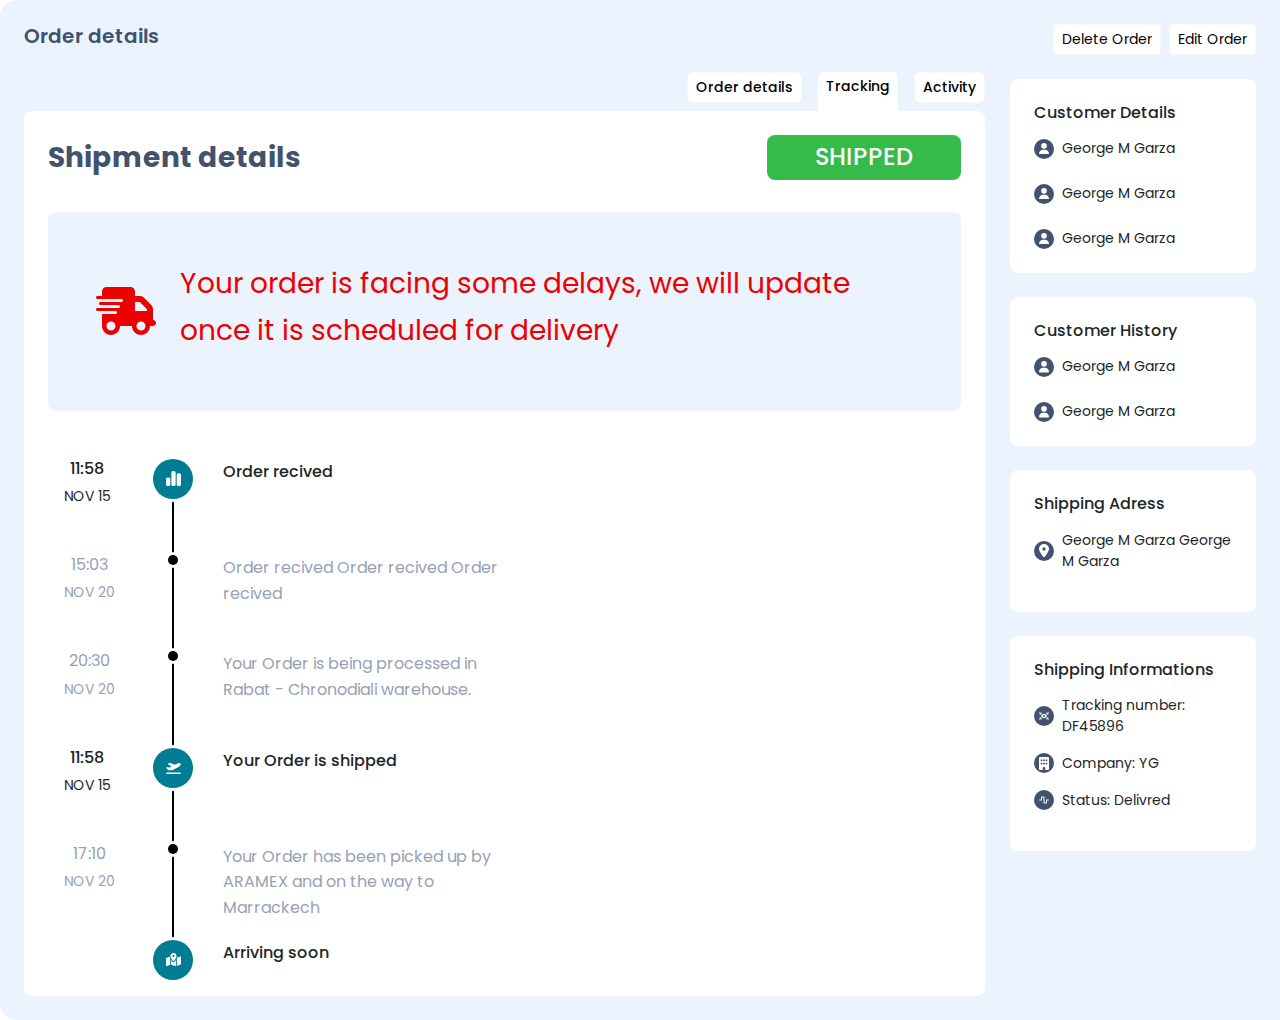
<file: tracking.html>
<!DOCTYPE html>
<html lang="en">
  <head>
    <meta charset="UTF-8" />
    <link
      href="https://cdn.jsdelivr.net/npm/bootstrap@5.3.3/dist/css/bootstrap.min.css"
      rel="stylesheet"
      integrity="sha384-QWTKZyjpPEjISv5WaRU9OFeRpok6YctnYmDr5pNlyT2bRjXh0JMhjY6hW+ALEwIH"
      crossorigin="anonymous"
    />
    <link rel="preconnect" href="https://fonts.googleapis.com" />
    <link rel="preconnect" href="https://fonts.gstatic.com" crossorigin />
    <link
      href="https://fonts.googleapis.com/css2?family=Inter+Tight:ital,wght@0,100..900;1,100..900&family=Poppins:ital,wght@0,100;0,200;0,300;0,400;0,500;0,600;0,700;0,800;0,900;1,100;1,200;1,300;1,400;1,500;1,600;1,700;1,800;1,900&display=swap"
      rel="stylesheet"
    />
    <link rel="stylesheet" href="assets/main.css" />
    <meta name="viewport" content="width=device-width, initial-scale=1.0" />
    <title>Document</title>
  </head>
  <body>
    <!-- Start SideBar -->
    <section class="side-bar position-fixed fixed-top h-100">
      <a href="#" class="py-3 d-block text-center mb-5"
        ><img
          src="assets/images/logo.webp"
          alt=""
          srcset=""
          style="width: 50px"
      /></a>
      <ul class="mt-5 d-flex flex-column gap-1 pe-3">
        <li>
          <a
            href=""
            class="d-flex align-items-center gap-3 px-3 py-3 rounded-end-5 active_link"
          >
            <svg xmlns="http://www.w3.org/2000/svg" viewBox="0 0 512 512">
              <path
                d="M0 256a256 256 0 1 1 512 0A256 256 0 1 1 0 256zM288 96a32 32 0 1 0 -64 0 32 32 0 1 0 64 0zM256 416c35.3 0 64-28.7 64-64c0-17.4-6.9-33.1-18.1-44.6L366 161.7c5.3-12.1-.2-26.3-12.3-31.6s-26.3 .2-31.6 12.3L257.9 288c-.6 0-1.3 0-1.9 0c-35.3 0-64 28.7-64 64s28.7 64 64 64zM176 144a32 32 0 1 0 -64 0 32 32 0 1 0 64 0zM96 288a32 32 0 1 0 0-64 32 32 0 1 0 0 64zm352-32a32 32 0 1 0 -64 0 32 32 0 1 0 64 0z"
              />
            </svg>
            Overview
          </a>
        </li>
        <li>
          <a
            href=""
            class="d-flex align-items-center gap-3 px-3 py-3 rounded-end-5"
          >
            <svg xmlns="http://www.w3.org/2000/svg" viewBox="0 0 512 512">
              <path
                d="M152.1 38.2c9.9 8.9 10.7 24 1.8 33.9l-72 80c-4.4 4.9-10.6 7.8-17.2 7.9s-12.9-2.4-17.6-7L7 113C-2.3 103.6-2.3 88.4 7 79s24.6-9.4 33.9 0l22.1 22.1 55.1-61.2c8.9-9.9 24-10.7 33.9-1.8zm0 160c9.9 8.9 10.7 24 1.8 33.9l-72 80c-4.4 4.9-10.6 7.8-17.2 7.9s-12.9-2.4-17.6-7L7 273c-9.4-9.4-9.4-24.6 0-33.9s24.6-9.4 33.9 0l22.1 22.1 55.1-61.2c8.9-9.9 24-10.7 33.9-1.8zM224 96c0-17.7 14.3-32 32-32l224 0c17.7 0 32 14.3 32 32s-14.3 32-32 32l-224 0c-17.7 0-32-14.3-32-32zm0 160c0-17.7 14.3-32 32-32l224 0c17.7 0 32 14.3 32 32s-14.3 32-32 32l-224 0c-17.7 0-32-14.3-32-32zM160 416c0-17.7 14.3-32 32-32l288 0c17.7 0 32 14.3 32 32s-14.3 32-32 32l-288 0c-17.7 0-32-14.3-32-32zM48 368a48 48 0 1 1 0 96 48 48 0 1 1 0-96z"
              />
            </svg>
            Tasks
          </a>
        </li>
        <li>
          <a
            href=""
            class="d-flex align-items-center gap-3 px-3 py-3 rounded-end-5"
          >
            <svg xmlns="http://www.w3.org/2000/svg" viewBox="0 0 512 512">
              <path
                d="M464 256A208 208 0 1 0 48 256a208 208 0 1 0 416 0zM0 256a256 256 0 1 1 512 0A256 256 0 1 1 0 256zm169.8-90.7c7.9-22.3 29.1-37.3 52.8-37.3l58.3 0c34.9 0 63.1 28.3 63.1 63.1c0 22.6-12.1 43.5-31.7 54.8L280 264.4c-.2 13-10.9 23.6-24 23.6c-13.3 0-24-10.7-24-24l0-13.5c0-8.6 4.6-16.5 12.1-20.8l44.3-25.4c4.7-2.7 7.6-7.7 7.6-13.1c0-8.4-6.8-15.1-15.1-15.1l-58.3 0c-3.4 0-6.4 2.1-7.5 5.3l-.4 1.2c-4.4 12.5-18.2 19-30.6 14.6s-19-18.2-14.6-30.6l.4-1.2zM224 352a32 32 0 1 1 64 0 32 32 0 1 1 -64 0z"
              />
            </svg>
            Support
          </a>
        </li>
        <li>
          <a
            href=""
            class="d-flex align-items-center gap-3 px-3 py-3 rounded-end-5"
          >
            <svg xmlns="http://www.w3.org/2000/svg" viewBox="0 0 640 512">
              <path
                d="M320 0c17.7 0 32 14.3 32 32l0 64 120 0c39.8 0 72 32.2 72 72l0 272c0 39.8-32.2 72-72 72l-304 0c-39.8 0-72-32.2-72-72l0-272c0-39.8 32.2-72 72-72l120 0 0-64c0-17.7 14.3-32 32-32zM208 384c-8.8 0-16 7.2-16 16s7.2 16 16 16l32 0c8.8 0 16-7.2 16-16s-7.2-16-16-16l-32 0zm96 0c-8.8 0-16 7.2-16 16s7.2 16 16 16l32 0c8.8 0 16-7.2 16-16s-7.2-16-16-16l-32 0zm96 0c-8.8 0-16 7.2-16 16s7.2 16 16 16l32 0c8.8 0 16-7.2 16-16s-7.2-16-16-16l-32 0zM264 256a40 40 0 1 0 -80 0 40 40 0 1 0 80 0zm152 40a40 40 0 1 0 0-80 40 40 0 1 0 0 80zM48 224l16 0 0 192-16 0c-26.5 0-48-21.5-48-48l0-96c0-26.5 21.5-48 48-48zm544 0c26.5 0 48 21.5 48 48l0 96c0 26.5-21.5 48-48 48l-16 0 0-192 16 0z"
              />
            </svg>
            Automate
          </a>
        </li>
        <li>
          <a
            href=""
            class="d-flex align-items-center gap-3 px-3 py-3 rounded-end-5"
          >
            <svg xmlns="http://www.w3.org/2000/svg" viewBox="0 0 448 512">
              <path
                d="M128 0c17.7 0 32 14.3 32 32l0 32 128 0 0-32c0-17.7 14.3-32 32-32s32 14.3 32 32l0 32 48 0c26.5 0 48 21.5 48 48l0 48L0 160l0-48C0 85.5 21.5 64 48 64l48 0 0-32c0-17.7 14.3-32 32-32zM0 192l448 0 0 272c0 26.5-21.5 48-48 48L48 512c-26.5 0-48-21.5-48-48L0 192zm64 80l0 32c0 8.8 7.2 16 16 16l32 0c8.8 0 16-7.2 16-16l0-32c0-8.8-7.2-16-16-16l-32 0c-8.8 0-16 7.2-16 16zm128 0l0 32c0 8.8 7.2 16 16 16l32 0c8.8 0 16-7.2 16-16l0-32c0-8.8-7.2-16-16-16l-32 0c-8.8 0-16 7.2-16 16zm144-16c-8.8 0-16 7.2-16 16l0 32c0 8.8 7.2 16 16 16l32 0c8.8 0 16-7.2 16-16l0-32c0-8.8-7.2-16-16-16l-32 0zM64 400l0 32c0 8.8 7.2 16 16 16l32 0c8.8 0 16-7.2 16-16l0-32c0-8.8-7.2-16-16-16l-32 0c-8.8 0-16 7.2-16 16zm144-16c-8.8 0-16 7.2-16 16l0 32c0 8.8 7.2 16 16 16l32 0c8.8 0 16-7.2 16-16l0-32c0-8.8-7.2-16-16-16l-32 0zm112 16l0 32c0 8.8 7.2 16 16 16l32 0c8.8 0 16-7.2 16-16l0-32c0-8.8-7.2-16-16-16l-32 0c-8.8 0-16 7.2-16 16z"
              />
            </svg>
            Activity
          </a>
        </li>
        <li>
          <a
            href=""
            class="d-flex align-items-center gap-3 px-3 py-3 rounded-end-5"
          >
            <svg xmlns="http://www.w3.org/2000/svg" viewBox="0 0 640 512">
              <path
                d="M308.5 135.3c7.1-6.3 9.9-16.2 6.2-25c-2.3-5.3-4.8-10.5-7.6-15.5L304 89.4c-3-5-6.3-9.9-9.8-14.6c-5.7-7.6-15.7-10.1-24.7-7.1l-28.2 9.3c-10.7-8.8-23-16-36.2-20.9L199 27.1c-1.9-9.3-9.1-16.7-18.5-17.8C173.9 8.4 167.2 8 160.4 8l-.7 0c-6.8 0-13.5 .4-20.1 1.2c-9.4 1.1-16.6 8.6-18.5 17.8L115 56.1c-13.3 5-25.5 12.1-36.2 20.9L50.5 67.8c-9-3-19-.5-24.7 7.1c-3.5 4.7-6.8 9.6-9.9 14.6l-3 5.3c-2.8 5-5.3 10.2-7.6 15.6c-3.7 8.7-.9 18.6 6.2 25l22.2 19.8C32.6 161.9 32 168.9 32 176s.6 14.1 1.7 20.9L11.5 216.7c-7.1 6.3-9.9 16.2-6.2 25c2.3 5.3 4.8 10.5 7.6 15.6l3 5.2c3 5.1 6.3 9.9 9.9 14.6c5.7 7.6 15.7 10.1 24.7 7.1l28.2-9.3c10.7 8.8 23 16 36.2 20.9l6.1 29.1c1.9 9.3 9.1 16.7 18.5 17.8c6.7 .8 13.5 1.2 20.4 1.2s13.7-.4 20.4-1.2c9.4-1.1 16.6-8.6 18.5-17.8l6.1-29.1c13.3-5 25.5-12.1 36.2-20.9l28.2 9.3c9 3 19 .5 24.7-7.1c3.5-4.7 6.8-9.5 9.8-14.6l3.1-5.4c2.8-5 5.3-10.2 7.6-15.5c3.7-8.7 .9-18.6-6.2-25l-22.2-19.8c1.1-6.8 1.7-13.8 1.7-20.9s-.6-14.1-1.7-20.9l22.2-19.8zM112 176a48 48 0 1 1 96 0 48 48 0 1 1 -96 0zM504.7 500.5c6.3 7.1 16.2 9.9 25 6.2c5.3-2.3 10.5-4.8 15.5-7.6l5.4-3.1c5-3 9.9-6.3 14.6-9.8c7.6-5.7 10.1-15.7 7.1-24.7l-9.3-28.2c8.8-10.7 16-23 20.9-36.2l29.1-6.1c9.3-1.9 16.7-9.1 17.8-18.5c.8-6.7 1.2-13.5 1.2-20.4s-.4-13.7-1.2-20.4c-1.1-9.4-8.6-16.6-17.8-18.5L583.9 307c-5-13.3-12.1-25.5-20.9-36.2l9.3-28.2c3-9 .5-19-7.1-24.7c-4.7-3.5-9.6-6.8-14.6-9.9l-5.3-3c-5-2.8-10.2-5.3-15.6-7.6c-8.7-3.7-18.6-.9-25 6.2l-19.8 22.2c-6.8-1.1-13.8-1.7-20.9-1.7s-14.1 .6-20.9 1.7l-19.8-22.2c-6.3-7.1-16.2-9.9-25-6.2c-5.3 2.3-10.5 4.8-15.6 7.6l-5.2 3c-5.1 3-9.9 6.3-14.6 9.9c-7.6 5.7-10.1 15.7-7.1 24.7l9.3 28.2c-8.8 10.7-16 23-20.9 36.2L315.1 313c-9.3 1.9-16.7 9.1-17.8 18.5c-.8 6.7-1.2 13.5-1.2 20.4s.4 13.7 1.2 20.4c1.1 9.4 8.6 16.6 17.8 18.5l29.1 6.1c5 13.3 12.1 25.5 20.9 36.2l-9.3 28.2c-3 9-.5 19 7.1 24.7c4.7 3.5 9.5 6.8 14.6 9.8l5.4 3.1c5 2.8 10.2 5.3 15.5 7.6c8.7 3.7 18.6 .9 25-6.2l19.8-22.2c6.8 1.1 13.8 1.7 20.9 1.7s14.1-.6 20.9-1.7l19.8 22.2zM464 304a48 48 0 1 1 0 96 48 48 0 1 1 0-96z"
              />
            </svg>
            Settings
          </a>
        </li>
      </ul>
    </section>
    <!-- End SideBar -->
    <div class="content position-absolute">
      <!-- Start TopNavBar -->
      <nav
        class="top_nav d-flex justify-content-between align-items-center flex-wrap pe-2"
      >
        <div
          class="left_inf d-flex justify-content-between align-items-center gap-4"
        >
          <ul class="d-flex align-items-center gap-5 mb-0">
            <li><a href="" class="fw-medium">Board</a></li>
            <li><a href="" class="fw-medium">List</a></li>
            <li><a href="" class="fw-medium">Calendar</a></li>
            <li><a href="" class="fw-medium">Integrations</a></li>
            <li>
              <a href="" class="fw-medium">
                Support
                <svg
                  xmlns="http://www.w3.org/2000/svg"
                  viewBox="0 0 384 512"
                  style="fill: #ffbb00; width: 13px !important"
                >
                  <path
                    d="M0 256L28.5 28c2-16 15.6-28 31.8-28H228.9c15 0 27.1 12.1 27.1 27.1c0 3.2-.6 6.5-1.7 9.5L208 160H347.3c20.2 0 36.7 16.4 36.7 36.7c0 7.4-2.2 14.6-6.4 20.7l-192.2 281c-5.9 8.6-15.6 13.7-25.9 13.7h-2.9c-15.7 0-28.5-12.8-28.5-28.5c0-2.3 .3-4.6 .9-6.9L176 288H32c-17.7 0-32-14.3-32-32z"
                  />
                </svg>
              </a>
            </li>
          </ul>
          <button
            class="add d-flex align-items-center justify-content-center bg-transparent"
            style="
              width: 20px;
              height: 20px;
              border-radius: 50%;
              border: 1px solid #42526e;
            "
          >
            <svg
              xmlns="http://www.w3.org/2000/svg"
              viewBox="0 0 448 512"
              style="min-width: 11px; color: #42526e"
            >
              <path
                d="M256 80c0-17.7-14.3-32-32-32s-32 14.3-32 32l0 144L48 224c-17.7 0-32 14.3-32 32s14.3 32 32 32l144 0 0 144c0 17.7 14.3 32 32 32s32-14.3 32-32l0-144 144 0c17.7 0 32-14.3 32-32s-14.3-32-32-32l-144 0 0-144z"
              />
            </svg>
          </button>
          <div class="inp">
            <svg xmlns="http://www.w3.org/2000/svg" viewBox="0 0 512 512">
              <path
                d="M416 208c0 45.9-14.9 88.3-40 122.7L502.6 457.4c12.5 12.5 12.5 32.8 0 45.3s-32.8 12.5-45.3 0L330.7 376c-34.4 25.2-76.8 40-122.7 40C93.1 416 0 322.9 0 208S93.1 0 208 0S416 93.1 416 208zM208 352a144 144 0 1 0 0-288 144 144 0 1 0 0 288z"
              />
            </svg>
            <input
              type="text"
              placeholder="Search contacts"
              class="px-4 py-1 rounded-5 border-0"
            />
          </div>
        </div>
        <div class="info_profile d-flex align-items-center gap-3">
          <span
            ><svg
              xmlns="http://www.w3.org/2000/svg"
              viewBox="0 0 448 512"
              style="width: 60px; cursor: pointer"
            >
              <path
                d="M224 0c-17.7 0-32 14.3-32 32l0 19.2C119 66 64 130.6 64 208l0 25.4c0 45.4-15.5 89.5-43.8 124.9L5.3 377c-5.8 7.2-6.9 17.1-2.9 25.4S14.8 416 24 416l400 0c9.2 0 17.6-5.3 21.6-13.6s2.9-18.2-2.9-25.4l-14.9-18.6C399.5 322.9 384 278.8 384 233.4l0-25.4c0-77.4-55-142-128-156.8L256 32c0-17.7-14.3-32-32-32zm0 96c61.9 0 112 50.1 112 112l0 25.4c0 47.9 13.9 94.6 39.7 134.6L72.3 368C98.1 328 112 281.3 112 233.4l0-25.4c0-61.9 50.1-112 112-112zm64 352l-64 0-64 0c0 17 6.7 33.3 18.7 45.3s28.3 18.7 45.3 18.7s33.3-6.7 45.3-18.7s18.7-28.3 18.7-45.3z"
              />
            </svg>
          </span>
          <a href="#" class="btn btn-dark btn-sm">Upgrade Now</a>
          <div class="profile d-flex gap-2">
            <img
              src="assets/images/boy.png"
              alt=""
              srcset=""
              style="width: 32px; object-fit: cover"
            />
            <div class="d-flex gap-2 align-items-center">
              <h4 class="mb-0" style="font-size: 15px">Youssef</h4>
              <svg
                xmlns="http://www.w3.org/2000/svg"
                viewBox="0 0 512 512"
                style="width: 20px"
              >
                <path
                  d="M233.4 406.6c12.5 12.5 32.8 12.5 45.3 0l192-192c12.5-12.5 12.5-32.8 0-45.3s-32.8-12.5-45.3 0L256 338.7 86.6 169.4c-12.5-12.5-32.8-12.5-45.3 0s-12.5 32.8 0 45.3l192 192z"
                />
              </svg>
            </div>
          </div>
        </div>
      </nav>
      <!-- End TopNavBar -->
      <!-- Start the content -->
      <div class="content_child p-4 rounded-start-4">
        <div class="col_left">
          <h4 class="mb-4">Order details</h4>
          <div
            class="btn_navigate d-flex align-items-start gap-3 justify-content-end mb-2"
          >
            <button
              class="btn btn-light btn-sm fw-medium rounded-2"
              style="background-color: #fff"
            >
              Order details
            </button>
            <button
              class="btn btn-light btn-sm fw-medium rounded-2 active"
              style="background-color: #fff"
            >
              Tracking
            </button>
            <button
              class="btn btn-light btn-sm fw-medium rounded-2"
              style="background-color: #fff"
            >
              Activity
            </button>
          </div>
          <div class="content_col p-4 rounded-3 bg-white">
            <div
              class="inf d-flex justify-content-between align-items-center flex-wrap"
            >
              <div>
                <h2 class="fs-3 fw-bold" style="color: var(--grey-color)">
                  Shipment details
                </h2>
              </div>
              <h3
                class="text-uppercase text-white px-5 py-2 rounded-3 fs-4"
                style="background-color: #35bb49"
              >
                Shipped
              </h3>
            </div>
            <div
              class="alert_container py-5 px-5 rounded-3 mt-4 d-flex align-items-center gap-4"
            >
              <svg xmlns="http://www.w3.org/2000/svg" viewBox="0 0 640 512">
                <path
                  d="M112 0C85.5 0 64 21.5 64 48l0 48L16 96c-8.8 0-16 7.2-16 16s7.2 16 16 16l48 0 208 0c8.8 0 16 7.2 16 16s-7.2 16-16 16L64 160l-16 0c-8.8 0-16 7.2-16 16s7.2 16 16 16l16 0 176 0c8.8 0 16 7.2 16 16s-7.2 16-16 16L64 224l-48 0c-8.8 0-16 7.2-16 16s7.2 16 16 16l48 0 144 0c8.8 0 16 7.2 16 16s-7.2 16-16 16L64 288l0 128c0 53 43 96 96 96s96-43 96-96l128 0c0 53 43 96 96 96s96-43 96-96l32 0c17.7 0 32-14.3 32-32s-14.3-32-32-32l0-64 0-32 0-18.7c0-17-6.7-33.3-18.7-45.3L512 114.7c-12-12-28.3-18.7-45.3-18.7L416 96l0-48c0-26.5-21.5-48-48-48L112 0zM544 237.3l0 18.7-128 0 0-96 50.7 0L544 237.3zM160 368a48 48 0 1 1 0 96 48 48 0 1 1 0-96zm272 48a48 48 0 1 1 96 0 48 48 0 1 1 -96 0z"
                />
              </svg>
              <h4 class="fs-3 fw-normal" style="line-height: 1.7">
                Your order is facing some delays, we will update once it is
                scheduled for delivery
              </h4>
            </div>
            <div class="timeline mt-5">
              <div class="bx">
                <div class="inf">
                  <h3>11:58</h3>
                  <p>NOV 15</p>
                </div>
                <span class="icon">
                  <svg xmlns="http://www.w3.org/2000/svg" viewBox="0 0 448 512">
                    <path
                      d="M160 80c0-26.5 21.5-48 48-48l32 0c26.5 0 48 21.5 48 48l0 352c0 26.5-21.5 48-48 48l-32 0c-26.5 0-48-21.5-48-48l0-352zM0 272c0-26.5 21.5-48 48-48l32 0c26.5 0 48 21.5 48 48l0 160c0 26.5-21.5 48-48 48l-32 0c-26.5 0-48-21.5-48-48L0 272zM368 96l32 0c26.5 0 48 21.5 48 48l0 288c0 26.5-21.5 48-48 48l-32 0c-26.5 0-48-21.5-48-48l0-288c0-26.5 21.5-48 48-48z"
                    />
                  </svg>
                </span>
                <h2>Order recived</h2>
              </div>
              <div class="bx inactive">
                <div class="inf">
                  <h3>15:03</h3>
                  <p>NOV 20</p>
                </div>
                <span></span>
                <h2>Order recived Order recived Order recived</h2>
              </div>
              <div class="bx inactive">
                <div class="inf">
                  <h3>20:30</h3>
                  <p>NOV 20</p>
                </div>
                <span></span>
                <h2>
                  Your Order is being processed in Rabat - Chronodiali
                  warehouse.
                </h2>
              </div>
              <div class="bx">
                <div class="inf">
                  <h3>11:58</h3>
                  <p>NOV 15</p>
                </div>
                <span class="icon"
                  ><svg
                    xmlns="http://www.w3.org/2000/svg"
                    viewBox="0 0 640 512"
                  >
                    <path
                      d="M381 114.9L186.1 41.8c-16.7-6.2-35.2-5.3-51.1 2.7L89.1 67.4C78 73 77.2 88.5 87.6 95.2l146.9 94.5L136 240 77.8 214.1c-8.7-3.9-18.8-3.7-27.3 .6L18.3 230.8c-9.3 4.7-11.8 16.8-5 24.7l73.1 85.3c6.1 7.1 15 11.2 24.3 11.2l137.7 0c5 0 9.9-1.2 14.3-3.4L535.6 212.2c46.5-23.3 82.5-63.3 100.8-112C645.9 75 627.2 48 600.2 48l-57.4 0c-20.2 0-40.2 4.8-58.2 14L381 114.9zM0 480c0 17.7 14.3 32 32 32l576 0c17.7 0 32-14.3 32-32s-14.3-32-32-32L32 448c-17.7 0-32 14.3-32 32z"
                    />
                  </svg>
                </span>
                <h2>Your Order is shipped</h2>
              </div>
              <div class="bx inactive">
                <div class="inf">
                  <h3>17:10</h3>
                  <p>NOV 20</p>
                </div>
                <span></span>
                <h2>
                  Your Order has been picked up by ARAMEX and on the way to
                  Marrackech
                </h2>
              </div>
              <div class="bx">
                <span class="icon">
                  <svg xmlns="http://www.w3.org/2000/svg" viewBox="0 0 576 512">
                    <path
                      d="M408 120c0 54.6-73.1 151.9-105.2 192c-7.7 9.6-22 9.6-29.6 0C241.1 271.9 168 174.6 168 120C168 53.7 221.7 0 288 0s120 53.7 120 120zm8 80.4c3.5-6.9 6.7-13.8 9.6-20.6c.5-1.2 1-2.5 1.5-3.7l116-46.4C558.9 123.4 576 135 576 152l0 270.8c0 9.8-6 18.6-15.1 22.3L416 503l0-302.6zM137.6 138.3c2.4 14.1 7.2 28.3 12.8 41.5c2.9 6.8 6.1 13.7 9.6 20.6l0 251.4L32.9 502.7C17.1 509 0 497.4 0 480.4L0 209.6c0-9.8 6-18.6 15.1-22.3l122.6-49zM327.8 332c13.9-17.4 35.7-45.7 56.2-77l0 249.3L192 449.4 192 255c20.5 31.3 42.3 59.6 56.2 77c20.5 25.6 59.1 25.6 79.6 0zM288 152a40 40 0 1 0 0-80 40 40 0 1 0 0 80z"
                    />
                  </svg>
                </span>
                <h2>Arriving soon</h2>
              </div>
            </div>
          </div>
        </div>
        <div class="col_right">
          <div class="container_btns d-flex justify-content-end gap-2">
            <button class="btn btn-sm btn-light">Delete Order</button>
            <button
              class="btn btn-sm btn-light"
              style="background-color: white"
            >
              Edit Order
            </button>
          </div>
          <div class="box bg-white rounded-3 p-4 mt-4">
            <h6 class="mb-3">Customer Details</h6>
            <p
              class="d-flex align-items-center gap-2 mb-4"
              style="font-size: 14px"
            >
              <span>
                <svg xmlns="http://www.w3.org/2000/svg" viewBox="0 0 448 512">
                  <path
                    d="M224 256A128 128 0 1 0 224 0a128 128 0 1 0 0 256zm-45.7 48C79.8 304 0 383.8 0 482.3C0 498.7 13.3 512 29.7 512l388.6 0c16.4 0 29.7-13.3 29.7-29.7C448 383.8 368.2 304 269.7 304l-91.4 0z"
                  />
                </svg>
              </span>
              George M Garza
            </p>
            <p
              class="d-flex align-items-center gap-2 mb-4"
              style="font-size: 14px"
            >
              <span>
                <svg xmlns="http://www.w3.org/2000/svg" viewBox="0 0 448 512">
                  <path
                    d="M224 256A128 128 0 1 0 224 0a128 128 0 1 0 0 256zm-45.7 48C79.8 304 0 383.8 0 482.3C0 498.7 13.3 512 29.7 512l388.6 0c16.4 0 29.7-13.3 29.7-29.7C448 383.8 368.2 304 269.7 304l-91.4 0z"
                  />
                </svg>
              </span>
              George M Garza
            </p>
            <p
              class="d-flex align-items-center gap-2 mb-0"
              style="font-size: 14px"
            >
              <span>
                <svg xmlns="http://www.w3.org/2000/svg" viewBox="0 0 448 512">
                  <path
                    d="M224 256A128 128 0 1 0 224 0a128 128 0 1 0 0 256zm-45.7 48C79.8 304 0 383.8 0 482.3C0 498.7 13.3 512 29.7 512l388.6 0c16.4 0 29.7-13.3 29.7-29.7C448 383.8 368.2 304 269.7 304l-91.4 0z"
                  />
                </svg>
              </span>
              George M Garza
            </p>
          </div>
          <div class="box bg-white rounded-3 p-4 mt-4">
            <h6 class="mb-3">Customer History</h6>
            <p
              class="d-flex align-items-center gap-2 mb-4"
              style="font-size: 14px"
            >
              <span>
                <svg xmlns="http://www.w3.org/2000/svg" viewBox="0 0 448 512">
                  <path
                    d="M224 256A128 128 0 1 0 224 0a128 128 0 1 0 0 256zm-45.7 48C79.8 304 0 383.8 0 482.3C0 498.7 13.3 512 29.7 512l388.6 0c16.4 0 29.7-13.3 29.7-29.7C448 383.8 368.2 304 269.7 304l-91.4 0z"
                  />
                </svg>
              </span>
              George M Garza
            </p>

            <p
              class="d-flex align-items-center gap-2 mb-0"
              style="font-size: 14px"
            >
              <span>
                <svg xmlns="http://www.w3.org/2000/svg" viewBox="0 0 448 512">
                  <path
                    d="M224 256A128 128 0 1 0 224 0a128 128 0 1 0 0 256zm-45.7 48C79.8 304 0 383.8 0 482.3C0 498.7 13.3 512 29.7 512l388.6 0c16.4 0 29.7-13.3 29.7-29.7C448 383.8 368.2 304 269.7 304l-91.4 0z"
                  />
                </svg>
              </span>
              George M Garza
            </p>
          </div>
          <div class="box bg-white rounded-3 p-4 mt-4">
            <h6 class="mb-3">Shipping Adress</h6>
            <p class="d-flex align-items-center gap-2" style="font-size: 14px">
              <span>
                <svg xmlns="http://www.w3.org/2000/svg" viewBox="0 0 384 512">
                  <path
                    d="M215.7 499.2C267 435 384 279.4 384 192C384 86 298 0 192 0S0 86 0 192c0 87.4 117 243 168.3 307.2c12.3 15.3 35.1 15.3 47.4 0zM192 128a64 64 0 1 1 0 128 64 64 0 1 1 0-128z"
                  />
                </svg>
              </span>
              George M Garza George M Garza
            </p>
          </div>
          <div class="box bg-white rounded-3 p-4 mt-4">
            <h6 class="mb-3">Shipping Informations</h6>
            <p class="d-flex align-items-center gap-2" style="font-size: 14px">
              <span>
                <svg xmlns="http://www.w3.org/2000/svg" viewBox="0 0 640 512">
                  <path
                    d="M15 15C24.4 5.7 39.6 5.7 49 15l63 63L112 40c0-13.3 10.7-24 24-24s24 10.7 24 24l0 96c0 13.3-10.7 24-24 24l-96 0c-13.3 0-24-10.7-24-24s10.7-24 24-24l38.1 0L15 49C5.7 39.6 5.7 24.4 15 15zM133.5 243.9C158.6 193.6 222.7 112 320 112s161.4 81.6 186.5 131.9c3.8 7.6 3.8 16.5 0 24.2C481.4 318.4 417.3 400 320 400s-161.4-81.6-186.5-131.9c-3.8-7.6-3.8-16.5 0-24.2zM320 320a64 64 0 1 0 0-128 64 64 0 1 0 0 128zM591 15c9.4-9.4 24.6-9.4 33.9 0s9.4 24.6 0 33.9l-63 63 38.1 0c13.3 0 24 10.7 24 24s-10.7 24-24 24l-96 0c-13.3 0-24-10.7-24-24l0-96c0-13.3 10.7-24 24-24s24 10.7 24 24l0 38.1 63-63zM15 497c-9.4-9.4-9.4-24.6 0-33.9l63-63L40 400c-13.3 0-24-10.7-24-24s10.7-24 24-24l96 0c13.3 0 24 10.7 24 24l0 96c0 13.3-10.7 24-24 24s-24-10.7-24-24l0-38.1L49 497c-9.4 9.4-24.6 9.4-33.9 0zm576 0l-63-63 0 38.1c0 13.3-10.7 24-24 24s-24-10.7-24-24l0-96c0-13.3 10.7-24 24-24l96 0c13.3 0 24 10.7 24 24s-10.7 24-24 24l-38.1 0 63 63c9.4 9.4 9.4 24.6 0 33.9s-24.6 9.4-33.9 0z"
                  />
                </svg>
              </span>
              Tracking number: DF45896
            </p>
            <p class="d-flex align-items-center gap-2" style="font-size: 14px">
              <span>
                <svg xmlns="http://www.w3.org/2000/svg" viewBox="0 0 384 512">
                  <path
                    d="M48 0C21.5 0 0 21.5 0 48L0 464c0 26.5 21.5 48 48 48l96 0 0-80c0-26.5 21.5-48 48-48s48 21.5 48 48l0 80 96 0c26.5 0 48-21.5 48-48l0-416c0-26.5-21.5-48-48-48L48 0zM64 240c0-8.8 7.2-16 16-16l32 0c8.8 0 16 7.2 16 16l0 32c0 8.8-7.2 16-16 16l-32 0c-8.8 0-16-7.2-16-16l0-32zm112-16l32 0c8.8 0 16 7.2 16 16l0 32c0 8.8-7.2 16-16 16l-32 0c-8.8 0-16-7.2-16-16l0-32c0-8.8 7.2-16 16-16zm80 16c0-8.8 7.2-16 16-16l32 0c8.8 0 16 7.2 16 16l0 32c0 8.8-7.2 16-16 16l-32 0c-8.8 0-16-7.2-16-16l0-32zM80 96l32 0c8.8 0 16 7.2 16 16l0 32c0 8.8-7.2 16-16 16l-32 0c-8.8 0-16-7.2-16-16l0-32c0-8.8 7.2-16 16-16zm80 16c0-8.8 7.2-16 16-16l32 0c8.8 0 16 7.2 16 16l0 32c0 8.8-7.2 16-16 16l-32 0c-8.8 0-16-7.2-16-16l0-32zM272 96l32 0c8.8 0 16 7.2 16 16l0 32c0 8.8-7.2 16-16 16l-32 0c-8.8 0-16-7.2-16-16l0-32c0-8.8 7.2-16 16-16z"
                  />
                </svg>
              </span>
              Company: YG
            </p>
            <p class="d-flex align-items-center gap-2" style="font-size: 14px">
              <span>
                <svg xmlns="http://www.w3.org/2000/svg" viewBox="0 0 640 512">
                  <path
                    d="M128 64c0-17.7 14.3-32 32-32l160 0c17.7 0 32 14.3 32 32l0 352 96 0 0-160c0-17.7 14.3-32 32-32l128 0c17.7 0 32 14.3 32 32s-14.3 32-32 32l-96 0 0 160c0 17.7-14.3 32-32 32l-160 0c-17.7 0-32-14.3-32-32l0-352-96 0 0 160c0 17.7-14.3 32-32 32L32 288c-17.7 0-32-14.3-32-32s14.3-32 32-32l96 0 0-160z"
                  />
                </svg>
              </span>
              Status: Delivred
            </p>
          </div>
        </div>
      </div>
      <!-- End the content -->
    </div>
  </body>
</html>
</file>
<file: assets/main.css>
/* Main Style */
* {
  font-family: "Poppins", "sans-serif";
}
svg {
  max-width: 15px;
  min-width: 15px;
}
img {
  width: 100%;
}
a {
  text-decoration: none;
  font-size: 14px;
}
:root {
  --w-sideBar: 150px;
  --grey-color: #42526e;
  --light-bleu: #ebf3fe;
}
ul {
  list-style: none;
  padding: 0;
}
.side-bar {
  display: none;
  width: var(--w-sideBar);
}
.side-bar ul li a {
  color: #42526e;
  transition: 0.3s ease-in-out;
  font-weight: 500;
}
.side-bar ul li a:hover,
.active_link {
  color: #fff !important;
  background-color: #0052cc;
}
.side-bar ul li a:hover svg,
.active_link svg {
  fill: #fff !important;
}
.side-bar ul li svg {
  fill: #42526e;
}
/*  */
.content {
  /* left: var(--w-sideBar); */
  /* width: calc(100% - var(--w-sideBar)); */
  width: 100%;
}
.content .top_nav {
  height: 70px;
  display: none !important;
}
.content .top_nav ul li a {
  color: #42526e;
}
.inp {
  position: relative;
}
.inp svg {
  position: absolute;
  top: 50%;
  left: 10px;
  transform: translateY(-50%);
  fill: #a7a7a7;
}
.inp input {
  width: 100%;
  color: #a7a7a7;
  padding: 0.5rem 2rem !important;
  background-color: #ebf3fe;
  font-size: 14px;
}
.content_child {
  background-color: var(--light-bleu);
  display: grid;
  grid-template-columns: 78% 20%;
  justify-content: space-between;
}
.content_child .col_left h4 {
  color: var(--grey-color);
  font-weight: 600;
  font-size: 20px;
}
/* Main Style */
.content_child .btn_navigate .active {
  background-color: #fff;
  box-shadow: 0px 20px 1px 0px #ffff;
  border: transparent;
}
.content_child .setps {
  display: grid;
  grid-template-columns: repeat(auto-fit, minmax(180px, 1fr));
  gap: 15px;
}
.content_child .setps .box {
  box-shadow: rgba(0, 0, 0, 0.16) 0px 1px 4px;
}
.content_child .setps svg {
  min-width: 14px;
  fill: #fff;
}
.content_child .setps .box .bar {
  width: 100%;
  border-radius: 10px;
  height: 10px;
  background-color: #f2f2f2;
}
.content_child .setps .box .bar.green {
  background-color: #24ae5c;
}
.content_child .setps .box .bar.yellow {
  background-color: #d5bd0a;
}
.content_child .container_table {
  box-shadow: rgba(0, 0, 0, 0.02) 0px 1px 3px 0px,
    rgba(27, 31, 35, 0.15) 0px 0px 0px 1px;
  min-width: 100%;
  overflow-x: auto;
}
.content_child .container_table table {
  border: transparent;
  min-width: 800px;
  border-spacing: 0 10px; /* Horizontal spacing, Vertical spacing */
  border-collapse: separate;
}
.content_child table th {
  color: var(--grey-color);
}
.content_child table tr td p {
  font-weight: 500;
  color: var(--grey-color);
}
.content_child table tr td {
  vertical-align: middle;
}
.content_child table tr {
  margin-bottom: 1rem;
}
.details_payments {
  overflow: hidden;
}
.details_payments svg {
  min-width: 20px;
}
.content_child .col_right .container_btns button {
  background-color: #fff !important;
}
.col_right .box p > span {
  max-width: 20px;
  min-width: 20px;
  display: flex;
  flex: 1;
  align-items: center;
  border-radius: 50%;
  justify-content: center;
  height: 20px;
  background-color: #42526e;
}
.col_right .box p > span svg {
  fill: #fff;
  min-width: 10px !important;
  max-width: 10px !important;
}
.col_left .alert_container {
  background-color: var(--light-bleu);
}
.col_left .alert_container * {
  color: #ed0000 !important;
  fill: #ed0000 !important;
}
.col_left .alert_container svg {
  min-width: 60px;
  max-width: 60px;
}
/* Start Time line */
.timeline {
  position: relative;
  max-width: 250px;
}
.timeline::before {
  content: "";
  position: absolute;
  left: 50%;
  top: 0;
  transform: translateX(-50%);
  width: 2px;
  height: 100%;
  background-color: black;
}
.bx {
  width: 100%;
  position: relative;
  display: flex;
  justify-content: space-between;
  align-items: flex-start;
  padding-bottom: 2rem;
}
.bx.inactive * {
  font-weight: normal;
  color: #96a1b5 !important;
}
.bx > h2 {
  font-size: 16px;
  line-height: 1.6;
  position: absolute;
  min-width: 300px;
  max-width: 100%;
  left: 70%;
}
.bx .inf {
  padding-left: 1rem;
  text-align: center;
}
.bx .inf h3 {
  font-size: 16px;
}
.bx .inf p {
  font-size: 14px;
}
.bx span {
  left: 50%;
  top: 0;
  box-shadow: 0 2px 1px 1px #fff, 0 -2px 1px 1px #fff;
  transform: translateX(-50%);
  position: absolute;
  border-radius: 50%;
}
.bx span.icon {
  width: 40px;
  height: 40px;
  background-color: #007c93;
  display: flex;
  align-items: center;
  justify-content: center;
}
.bx span.icon svg {
  fill: #fff;
}
.bx span:not(.icon) {
  width: 10px;
  height: 10px;
  background-color: black;
}
/*  */
.content_child .container_analytics {
  display: grid;
  box-shadow: rgba(0, 0, 0, 0.02) 0px 1px 3px 0px,
    rgba(27, 31, 35, 0.15) 0px 0px 0px 1px;
  border-radius: 10px;
  overflow: hidden;
  grid-template-columns: repeat(auto-fit, minmax(180px, 1fr));
}
.content_child .container_analytics .box:not(:last-of-type) {
  border-right: 1px solid #ddd;
}
.content_child .container_analytics .box h4 {
  color: #3e3535;
  font-size: 17px;
}
.content_child .container_analytics .box h4 span {
  width: 20px;
  height: 20px;
  border-radius: 50%;
  background-color: black;
}
.content_child .container_analytics .box h4 span > svg {
  min-width: 8px !important;
  max-width: 8px !important;
  fill: #fff;
}
.content_child .container_analytics .inf p {
  font-size: 15px;
  font-weight: 500;
}
.content_child .container_analytics .inf p svg {
  min-width: 12px !important;
  max-width: 12px !important;
}
.content_child .container_analytics .inf .red {
  color: #ff4444 !important;
}
.content_child .container_analytics .inf .red {
  fill: #ff4444;
}
.content_child .container_analytics .inf .green {
  color: #05eb6e !important;
}
.content_child .container_analytics .inf .green {
  fill: #05eb6e;
}
.content_child .container_charts > div {
  height: 300px;
}
.content_child .container_charts > div,
.container_tables > div,
.content_child .latest_orders,
.content_child .team_container {
  overflow: auto;
  box-shadow: rgba(0, 0, 0, 0.02) 0px 1px 3px 0px,
    rgba(27, 31, 35, 0.15) 0px 0px 0px 1px;
  border-radius: 10px;
  background-color: #fff;
}
.content_child .container_charts > div > h5,
.container_tables > div > h5,
.content_child .latest_orders h5,
.content_child .team_container h5 {
  font-size: 15px;
  margin-bottom: 1rem;
  color: var(--grey-color);
  font-weight: 600;
}
.container_tables > div table,
.content_child .latest_orders table,
.content_child .team_container table {
  border: transparent;
  border-spacing: 0 10px; /* Horizontal spacing, Vertical spacing */
}
.container_tables > div table thead th,
.content_child .latest_orders table thead th,
.content_child .team_container table thead th {
  font-size: 15px;
}
.container_tables > div table *,
.content_child .latest_orders table *,
.content_child .team_container table * {
  font-size: 14px !important;
}
.container_tables > div tr td img,
.content_child .latest_orders tr td img,
.content_child .team_container tr td img {
  width: 40px;
  height: 40px;
  object-fit: cover;
  border-radius: 50%;
}
.content_child .team_container table tr td {
  text-align: center;
}
.content_child .team_container table tr td span {
  width: 10px;
  /* margin-left: auto; */
  border-radius: 50%;
  display: block;
  height: 10px;
}
.content_child .team_container table tr td span.red {
  background-color: #f30e16;
}
.content_child .team_container table tr td span.green {
  background-color: #05eb6e;
}
/*  */
.iframe-container {
  position: relative;
  border-radius: 10px;
  overflow: hidden;
  margin-top: 1rem;
  width: 100%;
  padding-bottom: 56.25%;
  height: 0;
}
.iframe-container iframe {
  position: absolute;
  top: 0;
  left: 0;
  width: 100%;
  height: 100%;
}
@media (max-width: 998px) {
  .content_child {
    display: flex;
    padding-left: 13px !important;
    padding-right: 13px !important;
    flex-direction: column-reverse;
    gap: 20px;
  }
  .col_left .alert_container {
    flex-direction: column;
    padding-left: 13px !important;
    padding-right: 13px !important;
    justify-content: flex-end;
  }
  .container_tables,
  .container_charts {
    flex-direction: column;
  }
}
@media (max-width: 570px) {
  .timeline::before {
    left: 0;
    transform: translateX(0);
  }
  .bx {
    padding-left: 25px !important;
    gap: 10px;
    padding-left: 1rem;
    justify-content: flex-start !important;
  }
  .bx > h2 {
    position: static;
    min-width: fit-content;
    max-width: 60px;
  }
  .bx span {
    left: 0;
  }
  .bx .inf {
    padding-left: 0;
    min-width: 60px;
    text-align: left;
  }
}
/* Checkbox Style */
.checkbox-wrapper-4 * {
  box-sizing: border-box;
}
.checkbox-wrapper-4 .cbx {
  -webkit-user-select: none;
  user-select: none;
  cursor: pointer;
  padding: 6px 8px;
  border-radius: 6px;
  overflow: hidden;
  transition: all 0.2s ease;
  display: inline-block;
}
.checkbox-wrapper-4 .cbx:not(:last-child) {
  margin-right: 6px;
}
.checkbox-wrapper-4 .cbx:hover {
  background: rgba(0, 119, 255, 0.06);
}
.checkbox-wrapper-4 .cbx span {
  float: left;
  vertical-align: middle;
  transform: translate3d(0, 0, 0);
}
.checkbox-wrapper-4 .cbx span:first-child {
  position: relative;
  width: 18px;
  height: 18px;
  border-radius: 4px;
  transform: scale(1);
  border: 1px solid #cccfdb;
  transition: all 0.2s ease;
  box-shadow: 0 1px 1px rgba(0, 16, 75, 0.05);
}
.checkbox-wrapper-4 .cbx span:first-child svg {
  position: absolute;
  top: 3px;
  left: 2px;
  fill: none;
  stroke: #fff;
  stroke-width: 2;
  stroke-linecap: round;
  stroke-linejoin: round;
  stroke-dasharray: 16px;
  stroke-dashoffset: 16px;
  transition: all 0.3s ease;
  transition-delay: 0.1s;
  transform: translate3d(0, 0, 0);
}
.checkbox-wrapper-4 .cbx span:last-child {
  padding-left: 8px;
  line-height: 18px;
}
.checkbox-wrapper-4 .cbx:hover span:first-child {
  border-color: #07f;
}
.checkbox-wrapper-4 .inp-cbx {
  position: absolute;
  visibility: hidden;
}
.checkbox-wrapper-4 .inp-cbx:checked + .cbx span:first-child {
  background: #07f;
  border-color: #07f;
  animation: wave-4 0.4s ease;
}
.checkbox-wrapper-4 .inp-cbx:checked + .cbx span:first-child svg {
  stroke-dashoffset: 0;
}
.checkbox-wrapper-4 .inline-svg {
  position: absolute;
  width: 0;
  height: 0;
  pointer-events: none;
  user-select: none;
}
@media screen and (max-width: 640px) {
  .checkbox-wrapper-4 .cbx {
    width: 100%;
    display: inline-block;
  }
}
@-moz-keyframes wave-4 {
  50% {
    transform: scale(0.9);
  }
}
@-webkit-keyframes wave-4 {
  50% {
    transform: scale(0.9);
  }
}
@-o-keyframes wave-4 {
  50% {
    transform: scale(0.9);
  }
}
@keyframes wave-4 {
  50% {
    transform: scale(0.9);
  }
}
/* End Check box Styles */
.table_wrap_list_product th,
.table_wrap_list_product th td {
  font-size: 14px !important;
  padding: 0.8rem;
  text-align: left;
  border-bottom: 1px solid #ddd;
}
.table_wrap_list_product tr {
  border-bottom: 1px solid #ddd;
}
.table_wrap_list_product tr img {
  width: 60px;
}
.table_wrap_list_product .num_item {
  font-size: 13px !important;
}
.table_wrap_list_product tr .colored {
  background-color: #f7faff;
}
.table_wrap_list_product tr td:nth-child(3) {
  border-top-left-radius: 10px;
  border-bottom-left-radius: 10px;
}
.table_wrap_list_product tr td:nth-child(5) {
  border-top-right-radius: 10px;
  border-bottom-right-radius: 10px;
}
.table_wrap_list_product .stage {
  display: inline-block;
  padding: 5px 10px;
  border-radius: 5px;
  font-size: 12px;
  font-weight: bold;
  background-color: #f5f5f5;
}
.table_wrap_list_product .assignement img {
  width: 50px;
  height: 50px;
  border-radius: 50%;
  object-fit: cover;
}
</file>
<file: assets/popup_style.css>
/* Main Styles */
* {
  font-family: "Poppins", "sans-serif";
}
a {
  text-decoration: none;
  font-size: 14px;
}
/* Main Styles */
body {
  padding: 1rem;
  background-color: #11cbc5;
  min-height: 100vh;
  display: flex;
  gap: 20px;
  overflow-x: auto;
  flex-wrap: wrap;
  align-items: baseline;
  justify-content: center;
}
.popup_container {
  max-width: 100%;
  width: 540px;
}
.popup_container .box {
  overflow: hidden;
}
.popup_container .steps {
  position: relative;
  width: 75%;
  margin: 0 auto 2rem;
}
.popup_container .steps::before {
  content: "";
  position: absolute;
  top: 50%;
  left: 50%;
  transform: translate(-50%, -50%);
  z-index: -1;
  width: 100%;
  height: 3px;
  background-color: #fff;
}
.popup_container .steps span {
  width: 30px;
  font-size: 14px;
  height: 30px;
  background-color: #fff;
  transition: 0.3s ease-in-out;
  cursor: pointer;
  color: #aaaaaa;
  border-radius: 50%;
}
.popup_container .steps span.active {
  background-color: #04c755;
  color: #fff;
  font-weight: 600;
  border: 2px solid #fff;
}
.popup_container .steps span:not(.active):hover {
  background-color: #04c755;
  cursor: pointer;
  color: #fff;
}
.container_box_links .box_links:not(:last-of-type) {
  border-bottom: 1px solid #ebebeb;
}
@media (max-width: 767px) {
  .container_box_links .box_links img {
    width: 60px !important;
  }
  .container_box_links .box_links p {
    font-size: 13px;
  }
}
.box_links .inf img {
  width: 80px;
  /* height: 60px; */
  object-fit: cover;
  border-radius: 5px;
}
.box_links .link {
  padding: 0.3rem 2rem;
  border: 2px solid #1e839d;
  color: #1e839d;
  cursor: pointer;
  border-radius: 5px;
  transition: 0.3s ease-in-out;
  background-color: transparent;
  font-weight: 600;
}
.box_links .link:hover {
  background-color: #1e839d;
  border-color: transparent;
  color: #fff;
}
.popup_container .container_btns button#next {
  background-color: #1e839d;
  color: #fff;
  padding-left: 2rem;
  padding-right: 2rem;
}
.popup_container .container_btns button:not(#next) {
  color: #1e839d;
  font-weight: 500;
}
.popup_container .container_inputs_files .inp * {
  color: #fff;
}
.popup_container .container_inputs_files .inp svg {
  fill: #fff;
}
.popup_container .container_inputs_files .inp {
  margin-bottom: 2rem;
  width: 100%;
}
.popup_container .container_inputs_files .inp label {
  background-color: #01a357;
  margin: auto;
  justify-content: center;
  width: 80%;
  cursor: pointer;
  padding: 1rem;
  border-radius: 10px;
  max-width: 100%;
}
.popup_container .container_inputs_files .inp svg {
  width: 30px;
}
.input_class input,
.container_step_3 select {
  width: 100%;
  border-radius: 5px;
  border: 1px solid #ececec;
  padding: 1rem;
}
.input_class .inp:first-of-type input {
  padding-left: 3rem;
}
.input_class .inp:first-of-type svg {
  position: absolute;
  fill: #e8e8e8;
  width: 30px;
  top: 50%;
  left: 12px;
  transform: translateY(-50%);
}
.container_input_radio .inp input {
  position: absolute;
  visibility: hidden;
}
.container_input_radio .inp input:checked ~ label {
  border-color: #01a357;
}
.container_input_radio .inp label {
  display: flex;
  cursor: pointer;
  color: #e0e0e0;
  align-items: center;
  justify-content: center;
  height: 100%;
  border-radius: 5px;
  padding: 1rem;
  border: 2px solid #d6d6d6;
}
/* Start Style for custom check box */
.checkbox-wrapper-12 {
  position: relative;
}
.checkbox-wrapper-12 > svg {
  position: absolute;
  top: -130%;
  left: -170%;
  width: 110px;
  pointer-events: none;
}
.checkbox-wrapper-12 * {
  box-sizing: border-box;
}
.checkbox-wrapper-12 input[type="checkbox"] {
  -webkit-appearance: none;
  -moz-appearance: none;
  appearance: none;
  -webkit-tap-highlight-color: transparent;
  cursor: pointer;
  margin: 0;
}
.checkbox-wrapper-12 input[type="checkbox"]:focus {
  outline: 0;
}
.checkbox-wrapper-12 .cbx {
  width: 24px;
  height: 24px;
  top: calc(50vh - 12px);
  left: calc(50vw - 12px);
}
.checkbox-wrapper-12 .cbx input {
  position: absolute;
  top: 0;
  left: 0;
  width: 24px;
  height: 24px;
  border: 2px solid #bfbfc0;
  border-radius: 50%;
}
.checkbox-wrapper-12 .cbx label {
  width: 24px;
  height: 24px;
  background: none;
  border-radius: 50%;
  position: absolute;
  top: 0;
  left: 0;
  -webkit-filter: url("#goo-12");
  filter: url("#goo-12");
  transform: trasnlate3d(0, 0, 0);
  pointer-events: none;
}
.checkbox-wrapper-12 .cbx svg {
  position: absolute;
  top: 5px;
  left: 4px;
  z-index: 1;
  pointer-events: none;
}
.checkbox-wrapper-12 .cbx svg path {
  stroke: #fff;
  stroke-width: 3;
  stroke-linecap: round;
  stroke-linejoin: round;
  stroke-dasharray: 19;
  stroke-dashoffset: 19;
  transition: stroke-dashoffset 0.3s ease;
  transition-delay: 0.2s;
}
.checkbox-wrapper-12 .cbx input:checked + label {
  animation: splash-12 0.6s ease forwards;
}
.checkbox-wrapper-12 .cbx input:checked + label + svg path {
  stroke-dashoffset: 0;
}
@-moz-keyframes splash-12 {
  40% {
    background: #48a836;
    box-shadow: 0 -18px 0 -8px #48a836, 16px -8px 0 -8px #48a836,
      16px 8px 0 -8px #48a836, 0 18px 0 -8px #48a836, -16px 8px 0 -8px #48a836,
      -16px -8px 0 -8px #48a836;
  }
  100% {
    background: #48a836;
    box-shadow: 0 -36px 0 -10px transparent, 32px -16px 0 -10px transparent,
      32px 16px 0 -10px transparent, 0 36px 0 -10px transparent,
      -32px 16px 0 -10px transparent, -32px -16px 0 -10px transparent;
  }
}
@-webkit-keyframes splash-12 {
  40% {
    background: #48a836;
    box-shadow: 0 -18px 0 -8px #48a836, 16px -8px 0 -8px #48a836,
      16px 8px 0 -8px #48a836, 0 18px 0 -8px #48a836, -16px 8px 0 -8px #48a836,
      -16px -8px 0 -8px #48a836;
  }
  100% {
    background: #48a836;
    box-shadow: 0 -36px 0 -10px transparent, 32px -16px 0 -10px transparent,
      32px 16px 0 -10px transparent, 0 36px 0 -10px transparent,
      -32px 16px 0 -10px transparent, -32px -16px 0 -10px transparent;
  }
}
@-o-keyframes splash-12 {
  40% {
    background: #48a836;
    box-shadow: 0 -18px 0 -8px #48a836, 16px -8px 0 -8px #48a836,
      16px 8px 0 -8px #48a836, 0 18px 0 -8px #48a836, -16px 8px 0 -8px #48a836,
      -16px -8px 0 -8px #48a836;
  }
  100% {
    background: #48a836;
    box-shadow: 0 -36px 0 -10px transparent, 32px -16px 0 -10px transparent,
      32px 16px 0 -10px transparent, 0 36px 0 -10px transparent,
      -32px 16px 0 -10px transparent, -32px -16px 0 -10px transparent;
  }
}
@keyframes splash-12 {
  40% {
    background: #48a836;
    box-shadow: 0 -18px 0 -8px #48a836, 16px -8px 0 -8px #48a836,
      16px 8px 0 -8px #48a836, 0 18px 0 -8px #48a836, -16px 8px 0 -8px #48a836,
      -16px -8px 0 -8px #48a836;
  }
  100% {
    background: #48a836;
    box-shadow: 0 -36px 0 -10px transparent, 32px -16px 0 -10px transparent,
      32px 16px 0 -10px transparent, 0 36px 0 -10px transparent,
      -32px 16px 0 -10px transparent, -32px -16px 0 -10px transparent;
  }
}
/* End Style for custom check box */
</file>
